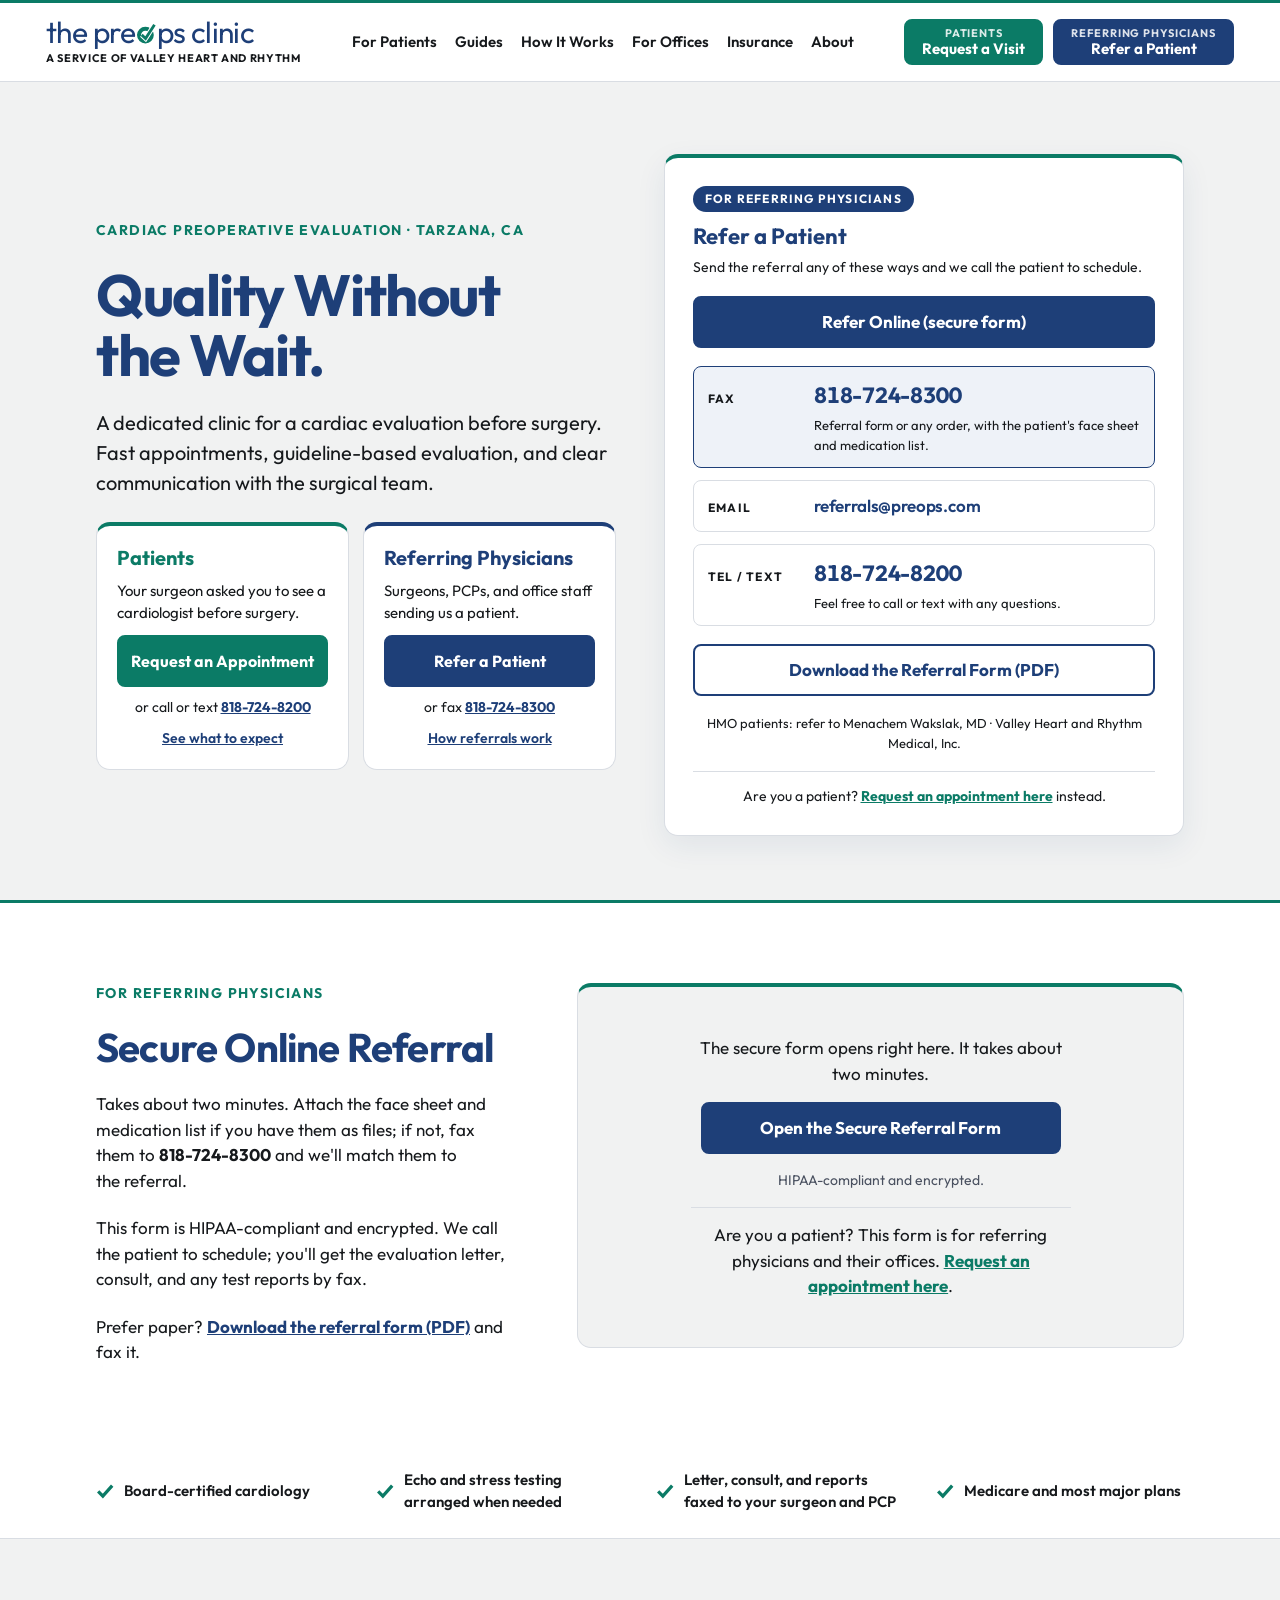
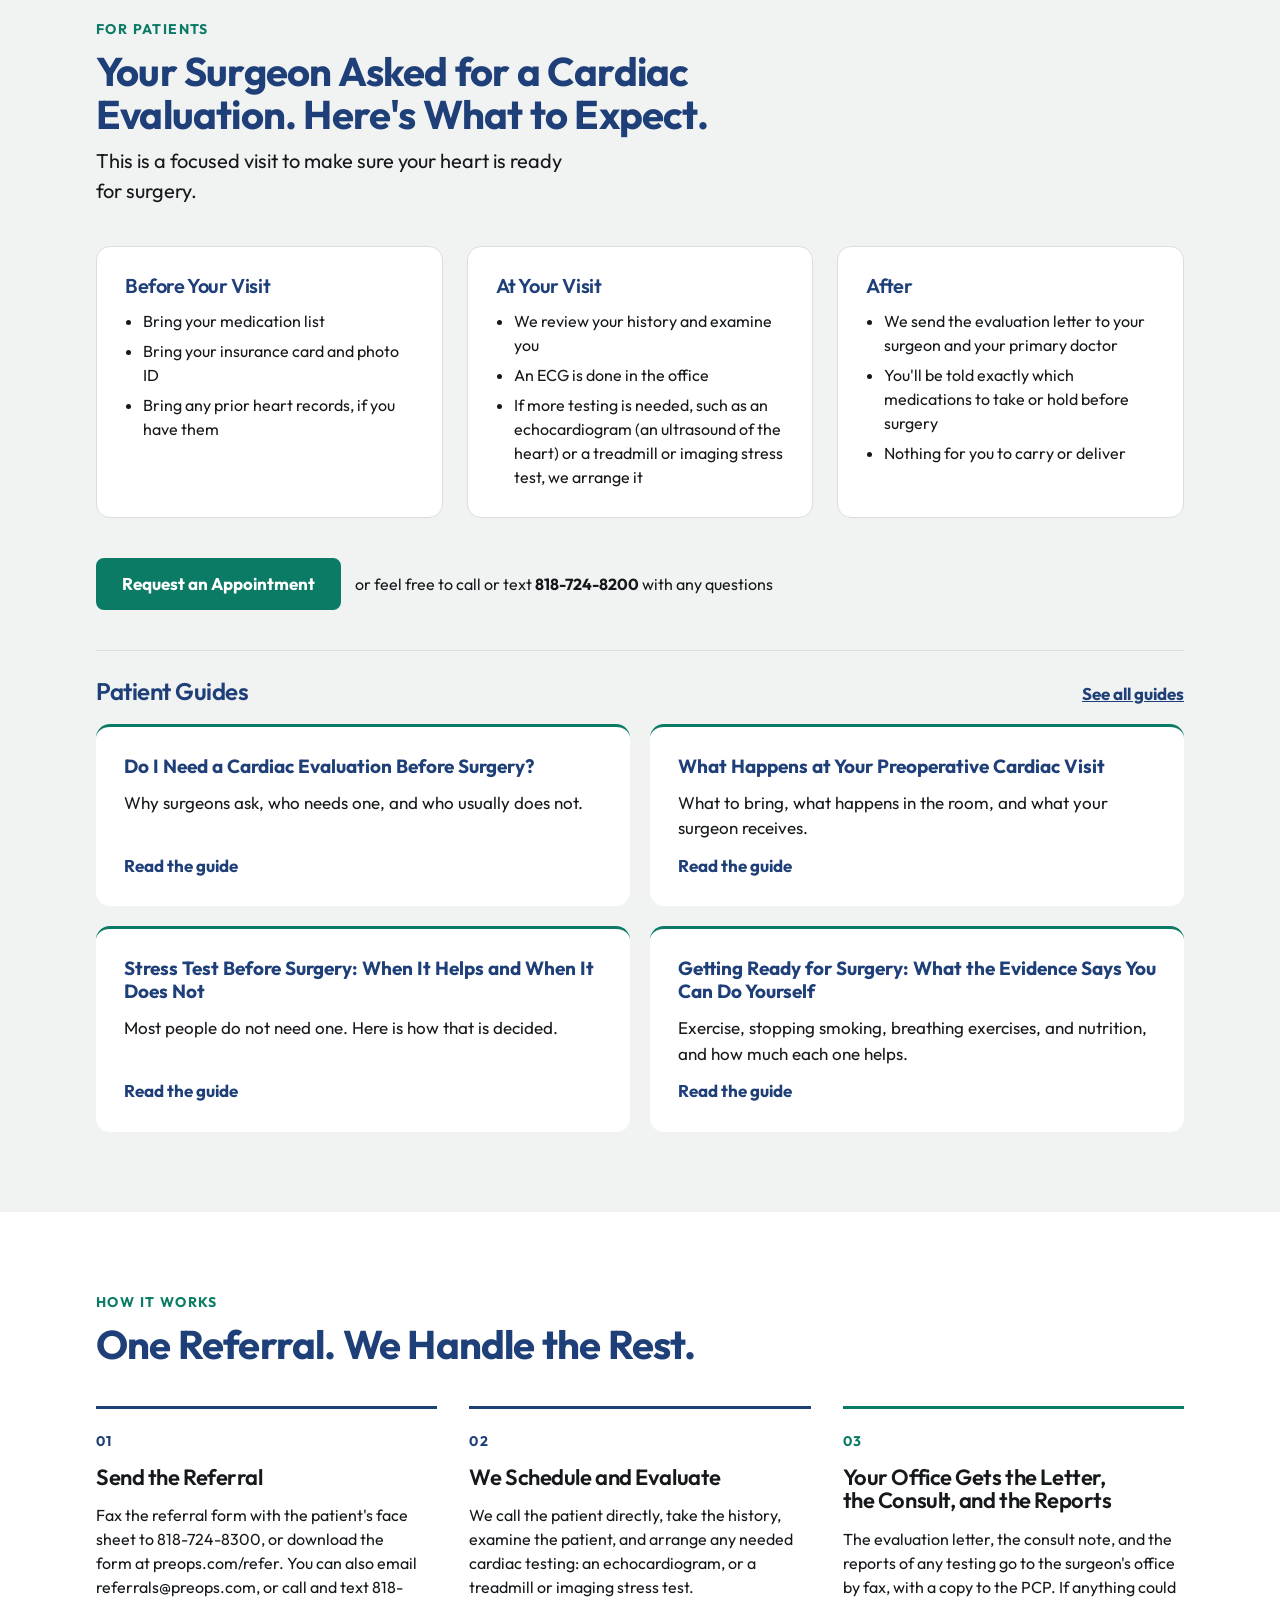
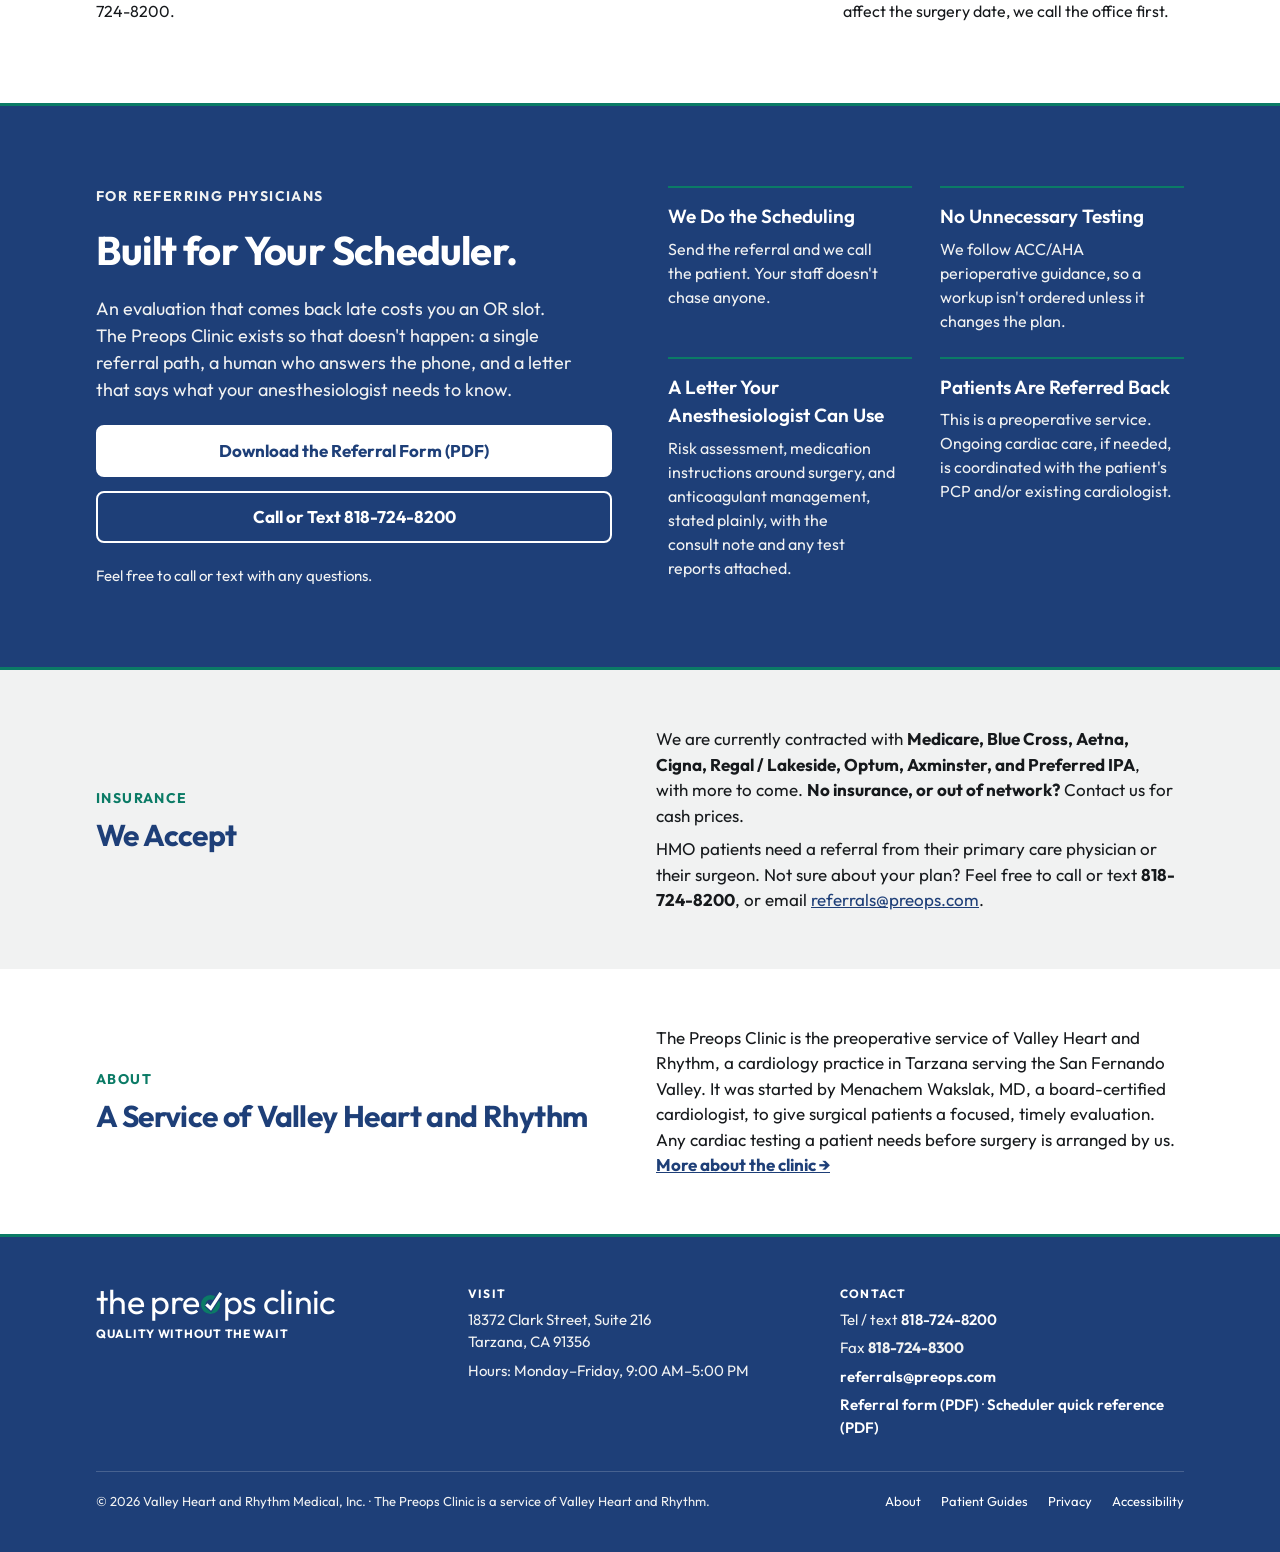
<file: index.html>
<!doctype html>
<html lang="en">
<head>
<meta charset="utf-8">
<meta name="viewport" content="width=device-width, initial-scale=1, viewport-fit=cover">
<title>The Preops Clinic | Cardiac Preoperative Evaluation in Tarzana, CA</title>
<meta name="description" content="Cardiac preoperative evaluation in Tarzana, CA for surgical patients across the San Fernando Valley. Send one referral: we schedule the patient, complete the cardiology evaluation, and send the evaluation letter back to your surgeon. A service of Valley Heart and Rhythm.">
<meta name="claude:viewport-fit-sides" content="cover">
<link rel="canonical" href="https://www.preops.com/">
<meta name="robots" content="index, follow, max-snippet:-1, max-image-preview:large">
<meta property="og:type" content="website">
<meta property="og:site_name" content="The Preops Clinic">
<meta property="og:title" content="The Preops Clinic — Cardiac Preoperative Evaluation, Tarzana CA">
<meta property="og:description" content="Fast cardiac evaluation before surgery. Surgeons' offices fax one page; we call the patient, do the evaluation, and send the letter back. Quality Without the Wait.">
<meta property="og:url" content="https://www.preops.com/">
<meta property="og:locale" content="en_US">
<meta name="twitter:card" content="summary">
<meta name="geo.region" content="US-CA">
<meta name="geo.placename" content="Tarzana, Los Angeles">
<script type="application/ld+json">
{
  "@context": "https://schema.org",
  "@graph": [
    {
      "@type": ["MedicalClinic", "MedicalBusiness"],
      "@id": "https://www.preops.com/#clinic",
      "name": "The Preops Clinic",
      "alternateName": ["Preops", "The Preops Clinic at Valley Heart and Rhythm"],
      "slogan": "Quality Without the Wait",
      "description": "A dedicated cardiac preoperative evaluation clinic in Tarzana, California. Surgeons' offices, urgent cares, and primary care physicians refer patients who need a cardiology evaluation before surgery; the clinic schedules the patient, performs the evaluation and any needed cardiac testing (ECG, echocardiogram, treadmill or imaging stress test), and sends the evaluation letter, consult note, and test reports to the surgeon with a copy to the primary care physician.",
      "url": "https://www.preops.com/",
      "telephone": "+1-818-724-8200",
      "faxNumber": "+1-818-724-8300",
      "email": "referrals@preops.com",
      "openingHoursSpecification": {
        "@type": "OpeningHoursSpecification",
        "dayOfWeek": ["Monday", "Tuesday", "Wednesday", "Thursday", "Friday"],
        "opens": "09:00",
        "closes": "17:00"
      },
      "image": "https://www.preops.com/favicon.svg",
      "address": {
        "@type": "PostalAddress",
        "streetAddress": "18372 Clark Street, Suite 216",
        "addressLocality": "Tarzana",
        "addressRegion": "CA",
        "postalCode": "91356",
        "addressCountry": "US"
      },
      "areaServed": [
        {"@type": "Place", "name": "Tarzana, CA"},
        {"@type": "Place", "name": "San Fernando Valley"},
        {"@type": "Place", "name": "Los Angeles, CA"}
      ],
      "medicalSpecialty": "Cardiovascular",
      "isAcceptingNewPatients": true,
      "parentOrganization": {
        "@type": "MedicalOrganization",
        "name": "Valley Heart and Rhythm Medical, Inc.",
        "address": {
          "@type": "PostalAddress",
          "streetAddress": "18372 Clark Street, Suite 216",
          "addressLocality": "Tarzana",
          "addressRegion": "CA",
          "postalCode": "91356",
          "addressCountry": "US"
        }
      },
      "founder": {"@id": "https://www.preops.com/#physician"},
      "availableService": [
        {"@type": "MedicalProcedure", "name": "Cardiac preoperative evaluation", "alternateName": ["Cardiac clearance for surgery", "Preoperative cardiology consultation", "Surgical clearance"], "procedureType": "Noninvasive"},
        {"@type": "MedicalTest", "name": "Electrocardiogram (ECG)"},
        {"@type": "MedicalTest", "name": "Echocardiogram"},
        {"@type": "MedicalTest", "name": "Treadmill stress test"},
        {"@type": "MedicalTest", "name": "Imaging stress test"},
        {"@type": "MedicalProcedure", "name": "Perioperative anticoagulation and antiplatelet planning"},
        {"@type": "MedicalProcedure", "name": "Perioperative pacemaker and ICD management plan"}
      ],
      "knowsAbout": ["Preoperative cardiac risk assessment", "ACC/AHA perioperative guideline", "Perioperative medication management", "Cardiac clearance before surgery"],
      "sameAs": []
    },
    {
      "@type": "Physician",
      "image": "https://www.preops.com/dr-wakslak.jpg",
      "@id": "https://www.preops.com/#physician",
      "name": "Menachem Wakslak, MD",
      "honorificSuffix": "MD",
      "jobTitle": "Board-Certified Cardiologist",
      "medicalSpecialty": ["Cardiovascular", "Cardiac Electrophysiology"],
      "worksFor": {"@id": "https://www.preops.com/#clinic"},
      "affiliation": [
        {"@type": "Hospital", "name": "Providence Cedars-Sinai Tarzana Medical Center"},
        {"@type": "Hospital", "name": "Northridge Hospital Medical Center"}
      ],
      "alumniOf": [
        {"@type": "CollegeOrUniversity", "name": "Icahn School of Medicine at Mount Sinai"},
        {"@type": "Hospital", "name": "Maimonides Medical Center"},
        {"@type": "CollegeOrUniversity", "name": "University of Rochester Medical Center"}
      ],
      "url": "https://www.preops.com/about.html"
    },
    {
      "@type": "WebSite",
      "@id": "https://www.preops.com/#website",
      "url": "https://www.preops.com/",
      "name": "The Preops Clinic",
      "publisher": {"@id": "https://www.preops.com/#clinic"},
      "inLanguage": "en-US"
    },
    {
      "@type": "FAQPage",
      "@id": "https://www.preops.com/#faq",
      "mainEntity": [
        {
          "@type": "Question",
          "name": "How does a surgeon's office refer a patient for a cardiac evaluation?",
          "acceptedAnswer": {"@type": "Answer", "text": "Fax the one-page referral form with the patient's face sheet and medication list to 818-724-8300, use the secure online form at preops.com, or email referrals@preops.com. The clinic calls the patient directly to schedule; nothing else is needed from the surgeon's office."}
        },
        {
          "@type": "Question",
          "name": "What does the surgeon's office receive after the evaluation?",
          "acceptedAnswer": {"@type": "Answer", "text": "The evaluation letter, the consult note, and the reports of any testing are faxed to the surgeon's office, with a copy to the primary care physician. If anything could affect the surgery date, the clinic calls the office first."}
        },
        {
          "@type": "Question",
          "name": "What should a patient bring to a preoperative cardiac evaluation?",
          "acceptedAnswer": {"@type": "Answer", "text": "A medication list, an insurance card and photo ID, and any prior heart records. The clinic reviews the history and examines the patient, an ECG is done in the office, and if an echocardiogram or a treadmill or imaging stress test is needed, the clinic arranges it."}
        },
        {
          "@type": "Question",
          "name": "Which insurance plans does The Preops Clinic accept?",
          "acceptedAnswer": {"@type": "Answer", "text": "Medicare, Blue Cross, Aetna, Cigna, Regal / Lakeside, Optum, Axminster, and Preferred IPA, with more being added. HMO patients need a referral from their primary care physician or their surgeon. Patients without insurance can contact the clinic for cash prices."}
        },
        {
          "@type": "Question",
          "name": "Does the clinic order unnecessary cardiac testing before surgery?",
          "acceptedAnswer": {"@type": "Answer", "text": "No. The clinic follows ACC/AHA perioperative guidance; testing is ordered when it would change the plan, so a low-risk patient does not lose a surgery date to a workup that was not needed."}
        }
      ]
    }
  ]
}
</script>
<link rel="icon" href="favicon.svg" type="image/svg+xml">
<link rel="preconnect" href="https://fonts.googleapis.com">
<link rel="preconnect" href="https://fonts.gstatic.com" crossorigin>
<link rel="stylesheet" href="https://fonts.googleapis.com/css2?family=Outfit:wght@400;500;600;700&display=swap">
<link rel="stylesheet" href="styles.css">
</head>
<body>

<header class="site-header">
  <nav class="wrap nav" aria-label="Main">
    <a class="brand" href="/" aria-label="The Preops Clinic home">
      <span class="logo" role="img" aria-label="the preops clinic"><span>the pre</span><span class="logo-o">o</span><svg viewBox="0 -16 108 116" aria-hidden="true"><defs><mask id="mk-nav" maskUnits="userSpaceOnUse" x="-20" y="-40" width="160" height="180"><rect x="-20" y="-40" width="160" height="180" fill="#fff"></rect><polyline points="28,49 51,70 104,-12" fill="none" stroke="#000" stroke-width="29" stroke-linejoin="miter" stroke-miterlimit="10"></polyline></mask></defs><circle class="ring" cx="50" cy="50" r="38" fill="none" stroke-width="24" mask="url(#mk-nav)"></circle><polyline class="check" points="28,49 51,70 104,-12" fill="none" stroke-width="17" stroke-linejoin="miter" stroke-miterlimit="10"></polyline></svg><span>ps clinic</span></span>
      <span class="logo-sub">A Service of Valley Heart and Rhythm</span>
    </a>
    <div class="nav-links">
      <a href="#patients">For Patients</a>
      <a href="/guides/">Guides</a>
      <a href="#how">How It Works</a>
      <a href="#offices">For Offices</a>
      <a href="#insurance">Insurance</a>
      <a href="about.html">About</a>
    </div>
    <div class="nav-cta">
      <a class="btn btn--green btn--small" href="https://hipaa.jotform.com/263140964269160" target="_blank" rel="noopener"><span class="btn-who">Patients</span>Request a Visit</a>
      <a class="btn btn--navy btn--small" href="#refer"><span class="btn-who">Referring Physicians</span>Refer a Patient</a>
    </div>
    <details class="nav-menu">
      <summary>Menu</summary>
      <ul>
        <li><a href="#patients">For Patients</a></li>
        <li><a href="/guides/">Guides</a></li>
        <li><a href="#how">How It Works</a></li>
        <li><a href="#offices">For Offices</a></li>
        <li><a href="#insurance">Insurance</a></li>
        <li><a href="about.html">About</a></li>
      </ul>
    </details>
  </nav>
</header>

<main>

  <!-- Hero -->
  <section class="band--off hero" id="top">
    <div class="wrap hero-grid">
      <div class="hero-copy">
        <div class="eyebrow">Cardiac Preoperative Evaluation · Tarzana, CA</div>
        <h1>Quality Without the Wait.</h1>
        <p class="lede">A dedicated clinic for a cardiac evaluation before surgery. Fast appointments, guideline-based evaluation, and clear communication with the surgical team.</p>
        <div class="paths" aria-label="Choose where to start">
          <div class="path path--patient">
            <div class="path-who">Patients</div>
            <p>Your surgeon asked you to see a cardiologist before surgery.</p>
            <a class="btn btn--green" href="https://hipaa.jotform.com/263140964269160" target="_blank" rel="noopener">Request an Appointment</a>
            <p class="path-call">or call or text <a href="tel:+18187248200">818-724-8200</a></p>
            <a class="path-more" href="#patients">See what to expect</a>
          </div>
          <div class="path path--office">
            <div class="path-who">Referring Physicians</div>
            <p>Surgeons, PCPs, and office staff sending us a patient.</p>
            <a class="btn btn--navy" href="#refer">Refer a Patient</a>
            <p class="path-call">or fax <a href="#refer">818-724-8300</a></p>
            <a class="path-more" href="#offices">How referrals work</a>
          </div>
        </div>
      </div>

      <div class="refer" id="refer">
        <div class="refer-head">
          <div class="audience">For referring physicians</div>
          <div class="title">Refer a Patient</div>
          <div class="sub">Send the referral any of these ways and we call the patient to schedule.</div>
        </div>
        <a class="btn btn--navy refer-online" href="#refer-form" hidden>Refer Online (secure form)</a>
        <div class="ways">
          <div class="way way--primary">
            <div class="label">Fax</div>
            <div class="value">818-724-8300</div>
            <div class="note">Referral form or any order, with the patient's face sheet and medication list.</div>
          </div>
          <div class="way">
            <div class="label">Email</div>
            <div class="value value--text">referrals@preops.com</div>
          </div>
          <div class="way">
            <div class="label">Tel / text</div>
            <div class="value">818-724-8200</div>
            <div class="note">Feel free to call or text with any questions.</div>
          </div>
        </div>
        <a class="btn btn--outline" href="referral-form.pdf">Download the Referral Form (PDF)</a>
        <div class="refer-foot">HMO patients: refer to Menachem Wakslak, MD · Valley Heart and Rhythm Medical, Inc.</div>
        <div class="patient-exit">Are you a patient? <a href="https://hipaa.jotform.com/263140964269160" target="_blank" rel="noopener">Request an appointment here</a> instead.</div>
      </div>
    </div>
  </section>

  <!-- Online referral form (JotForm HIPAA).
       Set data-jotform-id to the form's ID (the number at the end of its hipaa.jotform.com link).
       Leave it empty and this whole section stays hidden; fax, email, and phone still work. -->
  <section class="band band--rule-top form-band" id="refer-form" data-jotform-id="262983131694061" hidden>
    <div class="wrap form-grid">
      <div class="col-copy">
        <div class="eyebrow">For Referring Physicians</div>
        <h2>Secure Online Referral</h2>
        <p>Takes about two minutes. Attach the face sheet and medication list if you have them as files; if not, fax them to <strong>818-724-8300</strong> and we'll match them to the referral.</p>
        <p class="small">This form is HIPAA-compliant and encrypted. We call the patient to schedule; you'll get the evaluation letter, consult, and any test reports by fax.</p>
        <p class="small">Prefer paper? <a href="referral-form.pdf"><strong>Download the referral form (PDF)</strong></a> and fax it.</p>
      </div>
      <div class="form-slot">
        <div class="form-launcher">
          <p>The secure form opens right here. It takes about two minutes.</p>
          <button type="button" class="btn btn--navy form-open" aria-expanded="false" aria-controls="form-mount">Open the Secure Referral Form</button>
          <p class="small">HIPAA-compliant and encrypted.</p>
          <p class="patient-exit">Are you a patient? This form is for referring physicians and their offices. <a href="https://hipaa.jotform.com/263140964269160" target="_blank" rel="noopener">Request an appointment here</a>.</p>
        </div>
        <div class="form-mount" id="form-mount" hidden>
          <button type="button" class="form-close">Hide form</button>
        </div>
      </div>
    </div>
  </section>

  <!-- Trust strip -->
  <section class="strip" aria-label="At a glance">
    <div class="wrap strip-grid">
      <div class="tick"><svg viewBox="0 0 100 100" aria-hidden="true"><polyline points="12,52 38,78 90,20" fill="none" stroke="#0b7b66" stroke-width="18"></polyline></svg>Board-certified cardiology</div>
      <div class="tick"><svg viewBox="0 0 100 100" aria-hidden="true"><polyline points="12,52 38,78 90,20" fill="none" stroke="#0b7b66" stroke-width="18"></polyline></svg>Echo and stress testing arranged when needed</div>
      <div class="tick"><svg viewBox="0 0 100 100" aria-hidden="true"><polyline points="12,52 38,78 90,20" fill="none" stroke="#0b7b66" stroke-width="18"></polyline></svg>Letter, consult, and reports faxed to your surgeon and PCP</div>
      <div class="tick"><svg viewBox="0 0 100 100" aria-hidden="true"><polyline points="12,52 38,78 90,20" fill="none" stroke="#0b7b66" stroke-width="18"></polyline></svg>Medicare and most major plans</div>
    </div>
  </section>

  <!-- For patients -->
  <section class="band band--off" id="patients">
    <div class="wrap stack">
      <div class="section-head">
        <div class="eyebrow">For Patients</div>
        <h2>Your Surgeon Asked for a Cardiac Evaluation. Here's What to Expect.</h2>
        <p class="lede">This is a focused visit to make sure your heart is ready for surgery.</p>
      </div>
      <div class="cards">
        <div class="card">
          <h3>Before Your Visit</h3>
          <ul>
            <li>Bring your medication list</li>
            <li>Bring your insurance card and photo ID</li>
            <li>Bring any prior heart records, if you have them</li>
          </ul>
        </div>
        <div class="card">
          <h3>At Your Visit</h3>
          <ul>
            <li>We review your history and examine you</li>
            <li>An ECG is done in the office</li>
            <li>If more testing is needed, such as an echocardiogram (an ultrasound of the heart) or a treadmill or imaging stress test, we arrange it</li>
          </ul>
        </div>
        <div class="card">
          <h3>After</h3>
          <ul>
            <li>We send the evaluation letter to your surgeon and your primary doctor</li>
            <li>You'll be told exactly which medications to take or hold before surgery</li>
            <li>Nothing for you to carry or deliver</li>
          </ul>
        </div>
      </div>
      <div class="inline-cta">
        <a class="btn btn--green" href="https://hipaa.jotform.com/263140964269160" target="_blank" rel="noopener">Request an Appointment</a>
        <div>or feel free to call or text <strong>818-724-8200</strong> with any questions</div>
      </div>
          <div class="guides-teaser">
        <div class="guides-teaser-head">
          <h3>Patient Guides</h3>
          <a href="/guides/">See all guides</a>
        </div>
        <div class="guide-list">
          <a class="guide-card guide-card--paper" href="/guides/cardiac-evaluation-before-surgery.html"><h4>Do I Need a Cardiac Evaluation Before Surgery?</h4><p>Why surgeons ask, who needs one, and who usually does not.</p><span>Read the guide</span></a>
          <a class="guide-card guide-card--paper" href="/guides/what-to-expect-preop-cardiac-visit.html"><h4>What Happens at Your Preoperative Cardiac Visit</h4><p>What to bring, what happens in the room, and what your surgeon receives.</p><span>Read the guide</span></a>
          <a class="guide-card guide-card--paper" href="/guides/stress-test-before-surgery.html"><h4>Stress Test Before Surgery: When It Helps and When It Does Not</h4><p>Most people do not need one. Here is how that is decided.</p><span>Read the guide</span></a>
          <a class="guide-card guide-card--paper" href="/guides/getting-ready-for-surgery.html"><h4>Getting Ready for Surgery: What the Evidence Says You Can Do Yourself</h4><p>Exercise, stopping smoking, breathing exercises, and nutrition, and how much each one helps.</p><span>Read the guide</span></a>
        </div>
      </div>
    </div>
  </section>

  <!-- How it works -->
  <section class="band" id="how">
    <div class="wrap stack">
      <div class="section-head">
        <div class="eyebrow">How It Works</div>
        <h2>One Referral. We Handle the Rest.</h2>
      </div>
      <div class="steps">
        <div class="step">
          <div class="num">01</div>
          <h3>Send the Referral</h3>
          <p>Fax the referral form with the patient's face sheet to 818-724-8300, or download the form at preops.com/refer. You can also email referrals@preops.com, or call and text 818-724-8200.</p>
        </div>
        <div class="step">
          <div class="num">02</div>
          <h3>We Schedule and Evaluate</h3>
          <p>We call the patient directly, take the history, examine the patient, and arrange any needed cardiac testing: an echocardiogram, or a treadmill or imaging stress test.</p>
        </div>
        <div class="step step--done">
          <div class="num">03</div>
          <h3>Your Office Gets the Letter, the Consult, and the Reports</h3>
          <p>The evaluation letter, the consult note, and the reports of any testing go to the surgeon's office by fax, with a copy to the PCP. If anything could affect the surgery date, we call the office first.</p>
        </div>
      </div>
    </div>
  </section>

  <!-- For surgeons' offices -->
  <section class="band band-navy" id="offices">
    <div class="wrap two-col">
      <div class="col-copy">
        <div class="eyebrow">For Referring Physicians</div>
        <h2>Built for Your Scheduler.</h2>
        <p>An evaluation that comes back late costs you an OR slot. The Preops Clinic exists so that doesn't happen: a single referral path, a human who answers the phone, and a letter that says what your anesthesiologist needs to know.</p>
        <div class="cta-row">
          <a class="btn btn--white" href="referral-form.pdf">Download the Referral Form (PDF)</a>
          <a class="btn btn--ghost" href="tel:+18187248200">Call or Text 818-724-8200</a>
        </div>
        <p class="small">Feel free to call or text with any questions.</p>
      </div>
      <ul class="points">
        <li><div class="t">We Do the Scheduling</div><p>Send the referral and we call the patient. Your staff doesn't chase anyone.</p></li>
        <li><div class="t">No Unnecessary Testing</div><p>We follow ACC/AHA perioperative guidance, so a workup isn't ordered unless it changes the plan.</p></li>
        <li><div class="t">A Letter Your Anesthesiologist Can Use</div><p>Risk assessment, medication instructions around surgery, and anticoagulant management, stated plainly, with the consult note and any test reports attached.</p></li>
        <li><div class="t">Patients Are Referred Back</div><p>This is a preoperative service. Ongoing cardiac care, if needed, is coordinated with the patient's PCP and/or existing cardiologist.</p></li>
      </ul>
    </div>
  </section>

  <!-- Insurance -->
  <section class="band--tight band--off band--rule-top" id="insurance">
    <div class="wrap split">
      <div class="section-head">
        <div class="eyebrow">Insurance</div>
        <h2>We Accept</h2>
      </div>
      <div class="body">
        <p>We are currently contracted with <strong>Medicare, Blue Cross, Aetna, Cigna, Regal / Lakeside, Optum, Axminster, and Preferred IPA</strong>, with more to come. <strong>No insurance, or out of network?</strong> Contact us for cash prices.</p>
        <p>HMO patients need a referral from their primary care physician or their surgeon. Not sure about your plan? Feel free to call or text <strong>818-724-8200</strong>, or email <a href="mailto:referrals@preops.com">referrals@preops.com</a>.</p>
      </div>
    </div>
  </section>

  <!-- About teaser -->
  <section class="band band--tight" id="about">
    <div class="wrap split">
      <div class="section-head">
        <div class="eyebrow">About</div>
        <h2>A Service of Valley Heart and Rhythm</h2>
      </div>
      <div class="body">
        <p>The Preops Clinic is the preoperative service of Valley Heart and Rhythm, a cardiology practice in Tarzana serving the San Fernando Valley. It was started by Menachem Wakslak, MD, a board-certified cardiologist, to give surgical patients a focused, timely evaluation. Any cardiac testing a patient needs before surgery is arranged by us. <a href="about.html"><strong>More about the clinic →</strong></a></p>
      </div>
    </div>
  </section>

</main>

<footer class="site-footer">
  <div class="wrap">
    <div class="foot-grid">
      <div>
        <span class="logo logo--light" role="img" aria-label="the preops clinic" style="font-size: 34px"><span>the pre</span><span class="logo-o">o</span><svg viewBox="0 -16 108 116" aria-hidden="true"><defs><mask id="mk-foot" maskUnits="userSpaceOnUse" x="-20" y="-40" width="160" height="180"><rect x="-20" y="-40" width="160" height="180" fill="#fff"></rect><polyline points="28,49 51,70 104,-12" fill="none" stroke="#000" stroke-width="29" stroke-linejoin="miter" stroke-miterlimit="10"></polyline></mask></defs><circle class="ring" cx="50" cy="50" r="38" fill="none" stroke-width="24" mask="url(#mk-foot)"></circle><polyline class="check" points="28,49 51,70 104,-12" fill="none" stroke-width="17" stroke-linejoin="miter" stroke-miterlimit="10"></polyline></svg><span>ps clinic</span></span>
        <div class="foot-tag">Quality Without the Wait</div>
      </div>
      <div>
        <div class="foot-label">Visit</div>
        <div>18372 Clark Street, Suite 216<br>Tarzana, CA 91356</div>
        <div>Hours: Monday–Friday, 9:00 AM–5:00 PM</div>
      </div>
      <div>
        <div class="foot-label">Contact</div>
        <div>Tel / text <a href="tel:+18187248200">818-724-8200</a></div>
        <div>Fax <strong>818-724-8300</strong></div>
        <div><a href="mailto:referrals@preops.com">referrals@preops.com</a></div>
        <div><a href="referral-form.pdf">Referral form (PDF)</a> · <a href="quick-reference.pdf">Scheduler quick reference (PDF)</a></div>
      </div>
    </div>
    <div class="foot-legal">
      <div>© 2026 Valley Heart and Rhythm Medical, Inc. · The Preops Clinic is a service of Valley Heart and Rhythm.</div>
      <div class="links"><a href="about.html">About</a><a href="/guides/">Patient Guides</a><a href="privacy.html">Privacy</a><a href="accessibility.html">Accessibility</a></div>
    </div>
  </div>
</footer>

<script>
  // Online referral form: shows the section when a form ID is configured.
  // The form itself stays collapsed until someone opens it; the JotForm iframe is created on first open.
  (function () {
    var section = document.getElementById('refer-form');
    if (!section) return;
    var id = (section.getAttribute('data-jotform-id') || '').trim();
    if (!/^\d{6,}$/.test(id)) return;
    var base = 'https://hipaa.jotform.com/';
    var slot = section.querySelector('.form-slot');
    var launcher = slot.querySelector('.form-launcher');
    var mount = slot.querySelector('.form-mount');
    var openBtn = slot.querySelector('.form-open');
    var closeBtn = slot.querySelector('.form-close');
    var heroBtn = document.querySelector('.refer-online');
    var loaded = false;

    section.hidden = false;
    if (heroBtn) heroBtn.hidden = false;

    function load() {
      if (loaded) return;
      loaded = true;
      var f = document.createElement('iframe');
      f.id = 'JotFormIFrame-' + id;
      f.title = 'Secure online referral form';
      f.src = base + id;
      f.setAttribute('allow', 'geolocation; microphone; camera; fullscreen');
      f.setAttribute('allowtransparency', 'true');
      f.setAttribute('scrolling', 'no');
      f.setAttribute('frameborder', '0');
      f.style.cssText = 'min-width:100%;max-width:100%;height:900px;border:none;';
      mount.appendChild(f);
      // JotForm's embed handler resizes the iframe to the form's height.
      var s = document.createElement('script');
      s.src = 'https://cdn.jotfor.ms/s/umd/latest/for-form-embed-handler.js';
      s.onload = function () {
        if (window.jotformEmbedHandler) window.jotformEmbedHandler("iframe[id='JotFormIFrame-" + id + "']", base);
      };
      document.body.appendChild(s);
    }
    function open(scroll) {
      load();
      launcher.hidden = true;
      mount.hidden = false;
      openBtn.setAttribute('aria-expanded', 'true');
      if (scroll) section.scrollIntoView({ behavior: 'smooth', block: 'start' });
    }
    function close() {
      mount.hidden = true;
      launcher.hidden = false;
      openBtn.setAttribute('aria-expanded', 'false');
      openBtn.focus();
    }

    openBtn.addEventListener('click', function () { open(false); });
    closeBtn.addEventListener('click', close);
    if (heroBtn) {
      heroBtn.addEventListener('click', function (e) {
        e.preventDefault();
        open(true);
        if (history.replaceState) history.replaceState(null, '', '#refer-form');
      });
    }
    // Direct links to #refer-form (for example from the About page) open the form.
    if (location.hash === '#refer-form') open(false);
    window.addEventListener('hashchange', function () { if (location.hash === '#refer-form') open(false); });
  })();
</script>
</body>
</html>
</file>
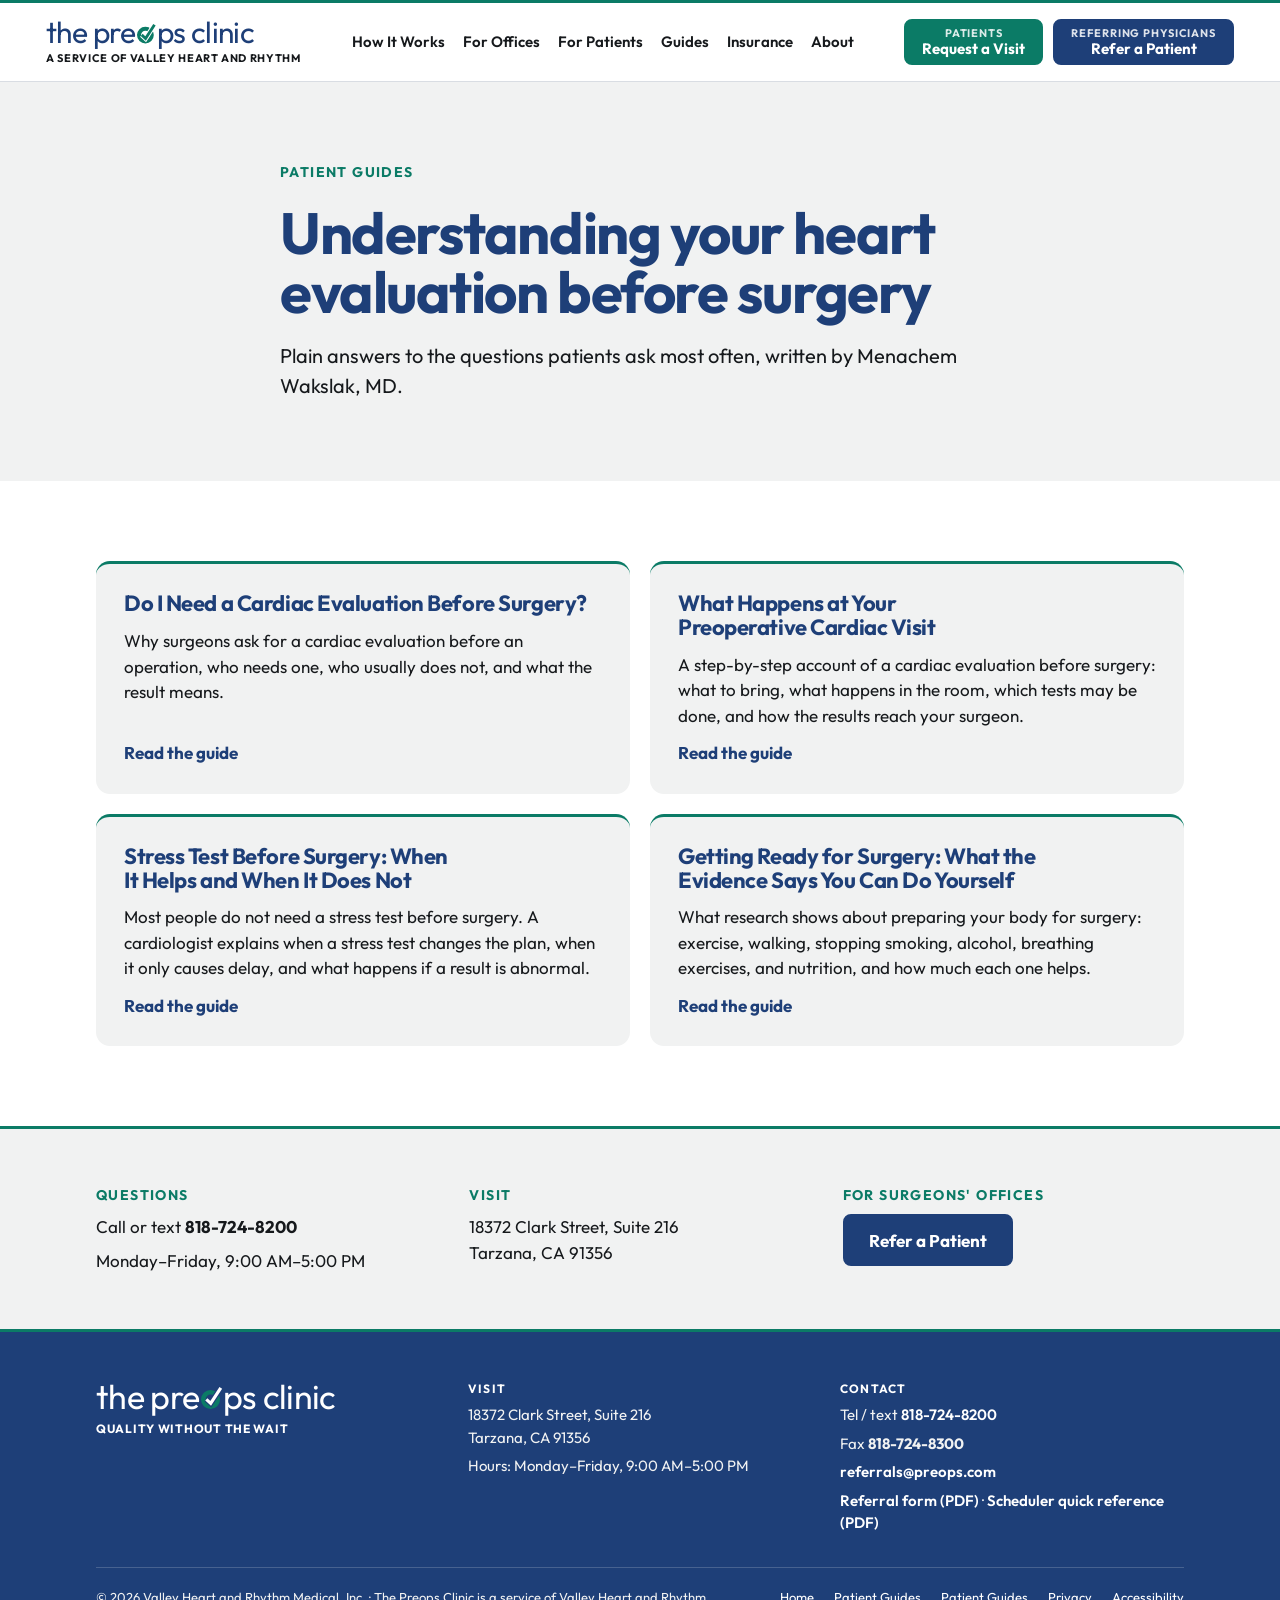
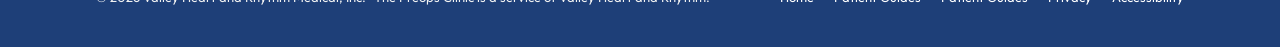
<file: guides/index.html>
<!doctype html>
<html lang="en">
<head>
<meta charset="utf-8">
<meta name="viewport" content="width=device-width, initial-scale=1, viewport-fit=cover">
<title>Patient Guides: Heart Evaluation Before Surgery | The Preops Clinic</title>
<meta name="description" content="Plain-language guides to cardiac evaluation before surgery, written by board-certified cardiologist Menachem Wakslak, MD, of The Preops Clinic in Tarzana, CA.">
<link rel="canonical" href="https://www.preops.com/guides/">
<meta name="robots" content="index, follow, max-snippet:-1">
<meta property="og:type" content="article">
<meta property="og:site_name" content="The Preops Clinic">
<meta property="og:title" content="Patient Guides">
<meta property="og:description" content="Plain-language guides to cardiac evaluation before surgery, written by board-certified cardiologist Menachem Wakslak, MD, of The Preops Clinic in Tarzana, CA.">
<meta property="og:url" content="https://www.preops.com/guides/">
<script type="application/ld+json">
{
  "@context": "https://schema.org",
  "@type": "CollectionPage",
  "@id": "https://www.preops.com/guides/",
  "url": "https://www.preops.com/guides/",
  "name": "Patient Guides",
  "isPartOf": {
    "@id": "https://www.preops.com/#website"
  }
}
</script>
<link rel="icon" href="/favicon.svg" type="image/svg+xml">
<link rel="preconnect" href="https://fonts.googleapis.com">
<link rel="preconnect" href="https://fonts.gstatic.com" crossorigin>
<link rel="stylesheet" href="https://fonts.googleapis.com/css2?family=Outfit:wght@400;500;600;700&display=swap">
<link rel="stylesheet" href="/styles.css">
</head>
<body>

<header class="site-header">
  <nav class="wrap nav" aria-label="Main">
    <a class="brand" href="/" aria-label="The Preops Clinic home">
      <span class="logo" role="img" aria-label="the preops clinic"><span>the pre</span><span class="logo-o">o</span><svg viewBox="0 -16 108 116" aria-hidden="true"><defs><mask id="mk-nav" maskUnits="userSpaceOnUse" x="-20" y="-40" width="160" height="180"><rect x="-20" y="-40" width="160" height="180" fill="#fff"></rect><polyline points="28,49 51,70 104,-12" fill="none" stroke="#000" stroke-width="29" stroke-linejoin="miter" stroke-miterlimit="10"></polyline></mask></defs><circle class="ring" cx="50" cy="50" r="38" fill="none" stroke-width="24" mask="url(#mk-nav)"></circle><polyline class="check" points="28,49 51,70 104,-12" fill="none" stroke-width="17" stroke-linejoin="miter" stroke-miterlimit="10"></polyline></svg><span>ps clinic</span></span>
      <span class="logo-sub">A Service of Valley Heart and Rhythm</span>
    </a>
    <div class="nav-links">
      <a href="/#how">How It Works</a>
      <a href="/#offices">For Offices</a>
      <a href="/#patients">For Patients</a>
      <a href="/guides/">Guides</a>
      <a href="/#insurance">Insurance</a>
      <a href="/about.html">About</a>
    </div>
    <div class="nav-cta">
      <a class="btn btn--green btn--small" href="https://hipaa.jotform.com/263140964269160" target="_blank" rel="noopener"><span class="btn-who">Patients</span>Request a Visit</a>
      <a class="btn btn--navy btn--small" href="/#refer"><span class="btn-who">Referring Physicians</span>Refer a Patient</a>
    </div>
    <details class="nav-menu">
      <summary>Menu</summary>
      <ul>
        <li><a href="/#how">How It Works</a></li>
        <li><a href="/#offices">For Offices</a></li>
        <li><a href="/#patients">For Patients</a></li>
        <li><a href="/guides/">Guides</a></li>
        <li><a href="/#insurance">Insurance</a></li>
        <li><a href="/about.html">About</a></li>
      </ul>
    </details>
  </nav>
</header>

<main>
  <section class="band band--off">
    <div class="wrap"><div class="article-head">
      <div class="eyebrow">Patient Guides</div>
      <h1>Understanding your heart evaluation before surgery</h1>
      <p class="lede">Plain answers to the questions patients ask most often, written by Menachem Wakslak, MD.</p>
    </div></div>
  </section>
  <section class="band">
    <div class="wrap guide-list"><a class="guide-card" href="/guides/cardiac-evaluation-before-surgery.html"><h2>Do I Need a Cardiac Evaluation Before Surgery?</h2><p>Why surgeons ask for a cardiac evaluation before an operation, who needs one, who usually does not, and what the result means.</p><span>Read the guide</span></a><a class="guide-card" href="/guides/what-to-expect-preop-cardiac-visit.html"><h2>What Happens at Your Preoperative Cardiac Visit</h2><p>A step-by-step account of a cardiac evaluation before surgery: what to bring, what happens in the room, which tests may be done, and how the results reach your surgeon.</p><span>Read the guide</span></a><a class="guide-card" href="/guides/stress-test-before-surgery.html"><h2>Stress Test Before Surgery: When It Helps and When It Does Not</h2><p>Most people do not need a stress test before surgery. A cardiologist explains when a stress test changes the plan, when it only causes delay, and what happens if a result is abnormal.</p><span>Read the guide</span></a><a class="guide-card" href="/guides/getting-ready-for-surgery.html"><h2>Getting Ready for Surgery: What the Evidence Says You Can Do Yourself</h2><p>What research shows about preparing your body for surgery: exercise, walking, stopping smoking, alcohol, breathing exercises, and nutrition, and how much each one helps.</p><span>Read the guide</span></a></div>
  </section>

  <section class="band--tight band--off band--rule-top">
    <div class="wrap contact-grid">
      <div>
        <div class="eyebrow">Questions</div>
        <div>Call or text <strong>818-724-8200</strong></div>
        <div>Monday–Friday, 9:00 AM–5:00 PM</div>
      </div>
      <div>
        <div class="eyebrow">Visit</div>
        <div>18372 Clark Street, Suite 216<br>Tarzana, CA 91356</div>
      </div>
      <div>
        <div class="eyebrow">For surgeons' offices</div>
        <a class="btn btn--navy" href="/#refer">Refer a Patient</a>
      </div>
    </div>
  </section>

</main>

<footer class="site-footer">
  <div class="wrap">
    <div class="foot-grid">
      <div>
        <span class="logo logo--light" role="img" aria-label="the preops clinic" style="font-size: 34px"><span>the pre</span><span class="logo-o">o</span><svg viewBox="0 -16 108 116" aria-hidden="true"><defs><mask id="mk-foot" maskUnits="userSpaceOnUse" x="-20" y="-40" width="160" height="180"><rect x="-20" y="-40" width="160" height="180" fill="#fff"></rect><polyline points="28,49 51,70 104,-12" fill="none" stroke="#000" stroke-width="29" stroke-linejoin="miter" stroke-miterlimit="10"></polyline></mask></defs><circle class="ring" cx="50" cy="50" r="38" fill="none" stroke-width="24" mask="url(#mk-foot)"></circle><polyline class="check" points="28,49 51,70 104,-12" fill="none" stroke-width="17" stroke-linejoin="miter" stroke-miterlimit="10"></polyline></svg><span>ps clinic</span></span>
        <div class="foot-tag">Quality Without the Wait</div>
      </div>
      <div>
        <div class="foot-label">Visit</div>
        <div>18372 Clark Street, Suite 216<br>Tarzana, CA 91356</div>
        <div>Hours: Monday–Friday, 9:00 AM–5:00 PM</div>
      </div>
      <div>
        <div class="foot-label">Contact</div>
        <div>Tel / text <a href="tel:+18187248200">818-724-8200</a></div>
        <div>Fax <strong>818-724-8300</strong></div>
        <div><a href="mailto:referrals@preops.com">referrals@preops.com</a></div>
        <div><a href="/referral-form.pdf">Referral form (PDF)</a> · <a href="/quick-reference.pdf">Scheduler quick reference (PDF)</a></div>
      </div>
    </div>
    <div class="foot-legal">
      <div>© 2026 Valley Heart and Rhythm Medical, Inc. · The Preops Clinic is a service of Valley Heart and Rhythm.</div>
      <div class="links"><a href="/">Home</a><a href="/guides/">Patient Guides</a><a href="/guides/">Patient Guides</a><a href="/privacy.html">Privacy</a><a href="/accessibility.html">Accessibility</a></div>
    </div>
  </div>
</footer>

</body>
</html>
</file>
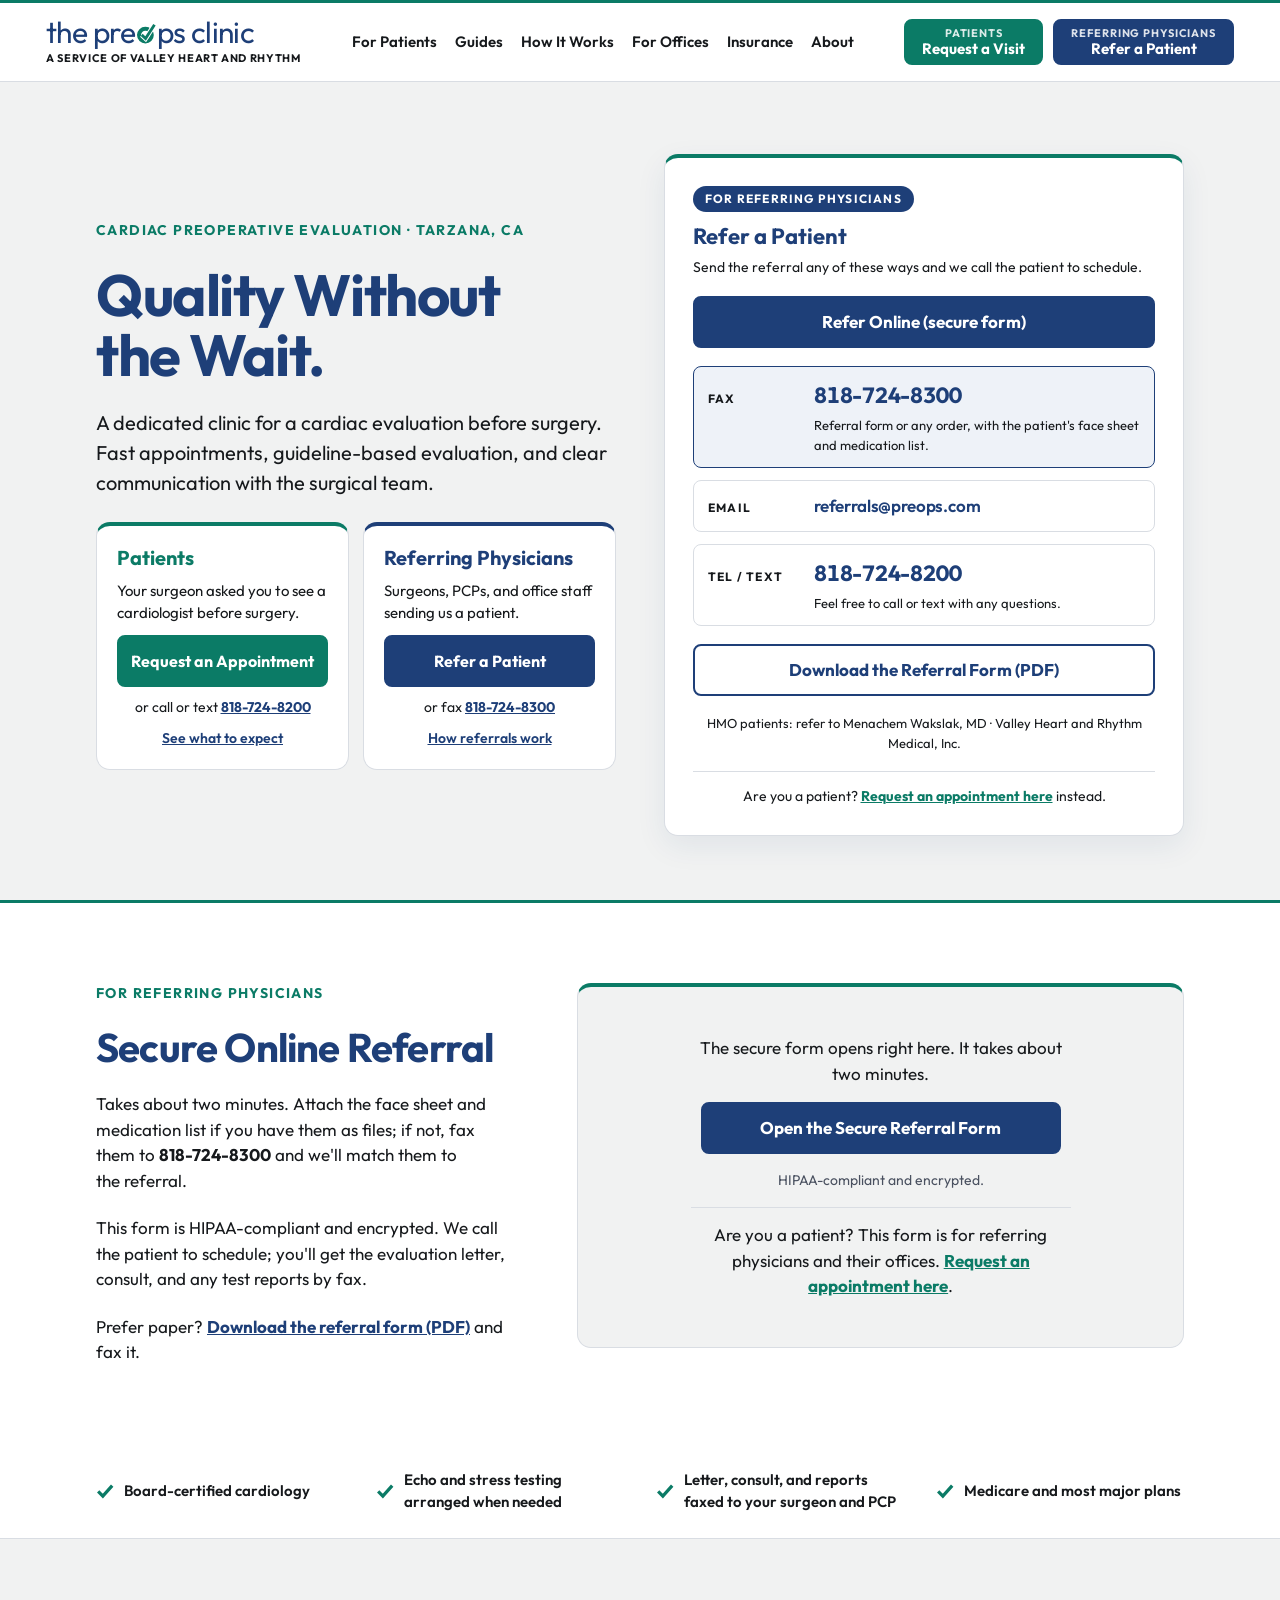
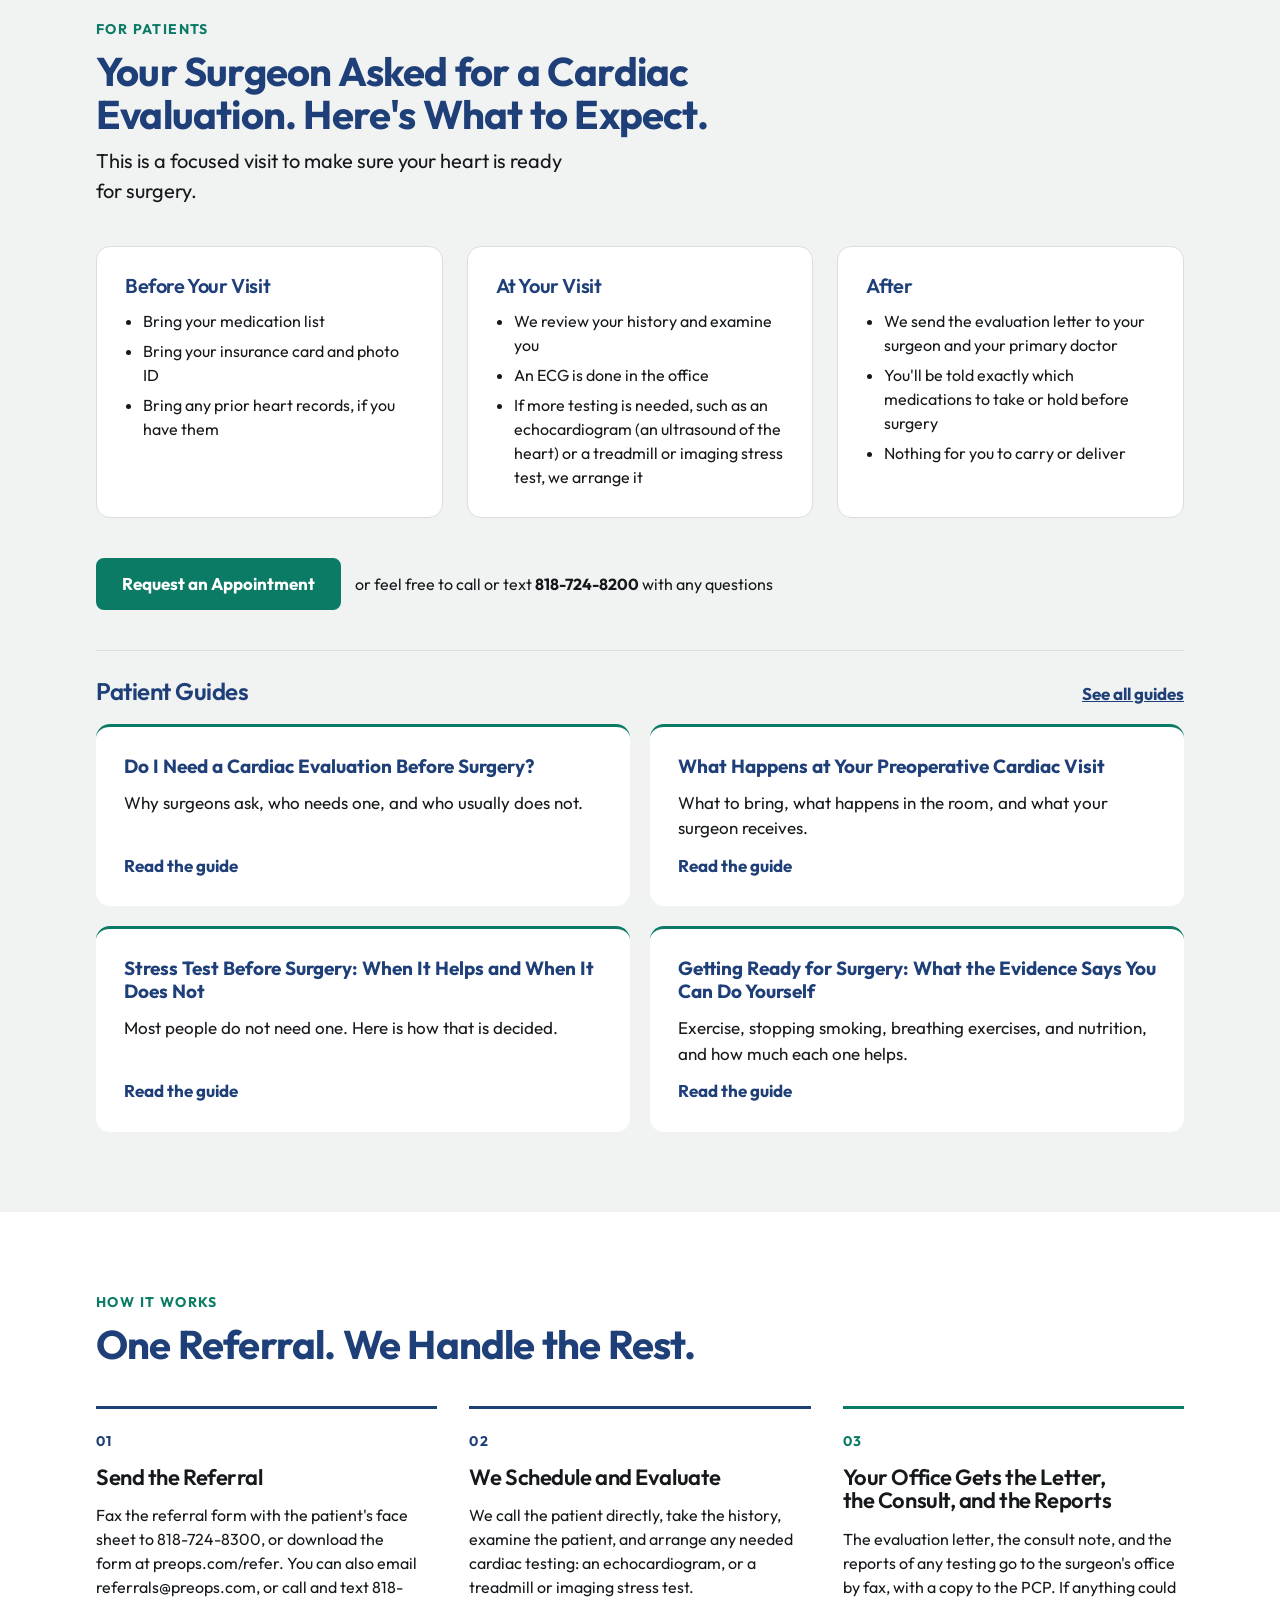
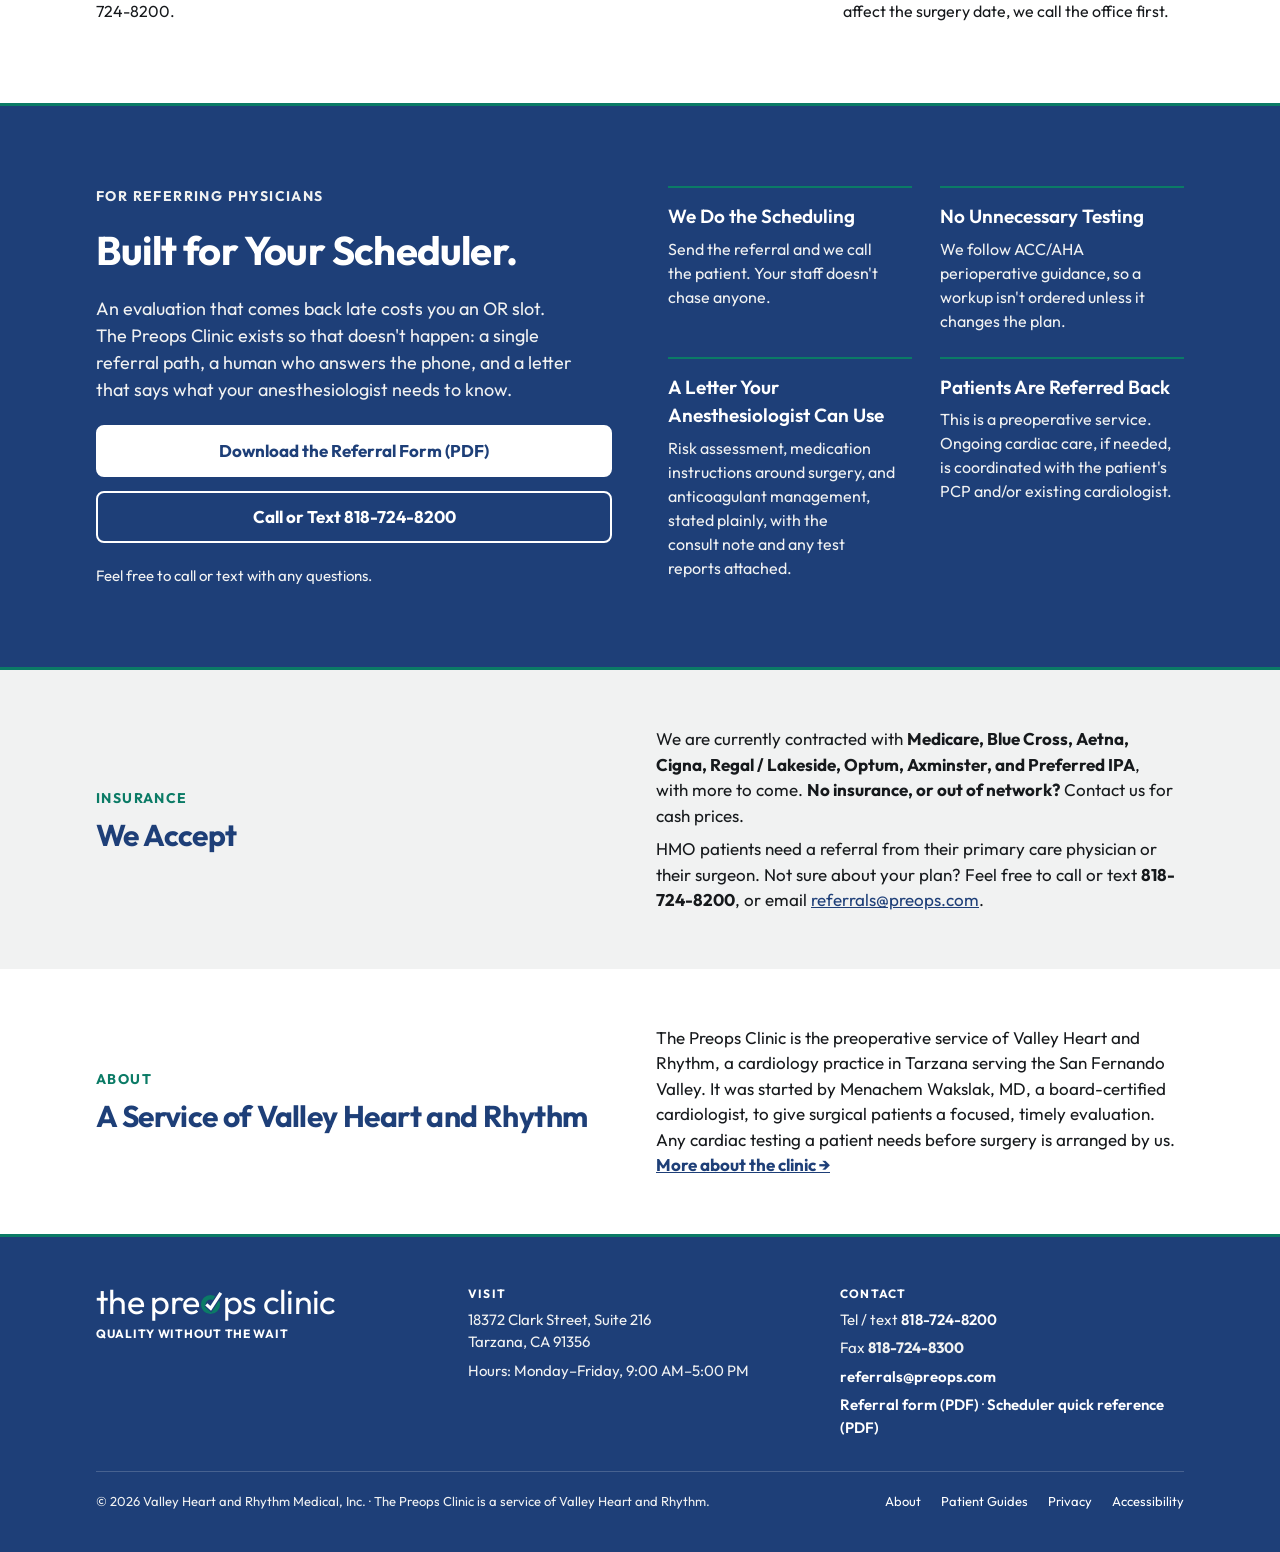
<file: refer/index.html>
<!doctype html>
<html lang="en">
<head>
<meta charset="utf-8">
<meta name="viewport" content="width=device-width, initial-scale=1">
<title>Refer a Patient | The Preops Clinic</title>
<meta name="robots" content="noindex, follow">
<link rel="canonical" href="https://www.preops.com/#refer">
<meta http-equiv="refresh" content="0; url=/#refer">
<style>
body{margin:0;font-family:'Outfit','Segoe UI',system-ui,sans-serif;background:#ffffff;color:#16191c;display:flex;min-height:100vh;align-items:center;justify-content:center;padding:24px;box-sizing:border-box;text-align:center}
a{color:#1e3f78;font-weight:700}
</style>
</head>
<body>
<p>Taking you to the referral page… If nothing happens, <a href="/#refer">open it here</a> or download the <a href="/referral-form.pdf">referral form (PDF)</a>. Fax: 818-724-8300.</p>
<script>location.replace('/#refer');</script>
</body>
</html>
</file>
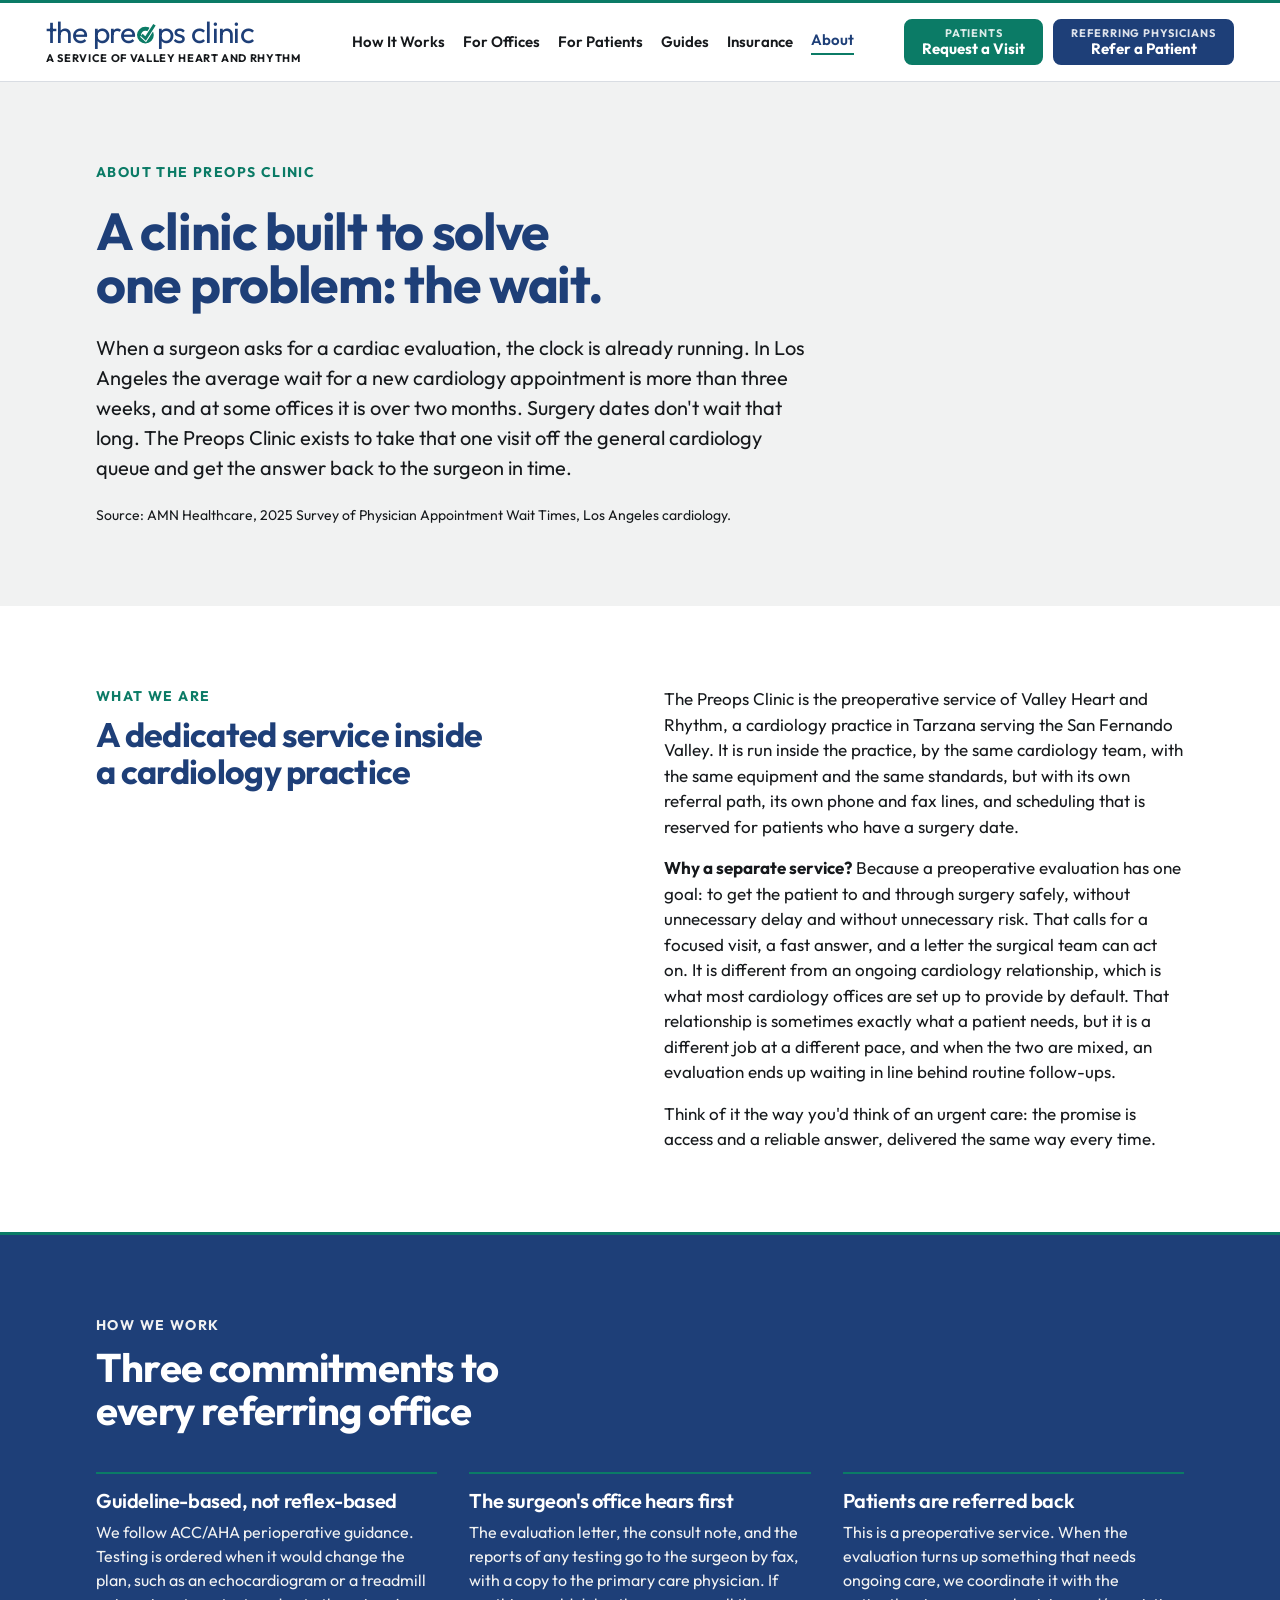
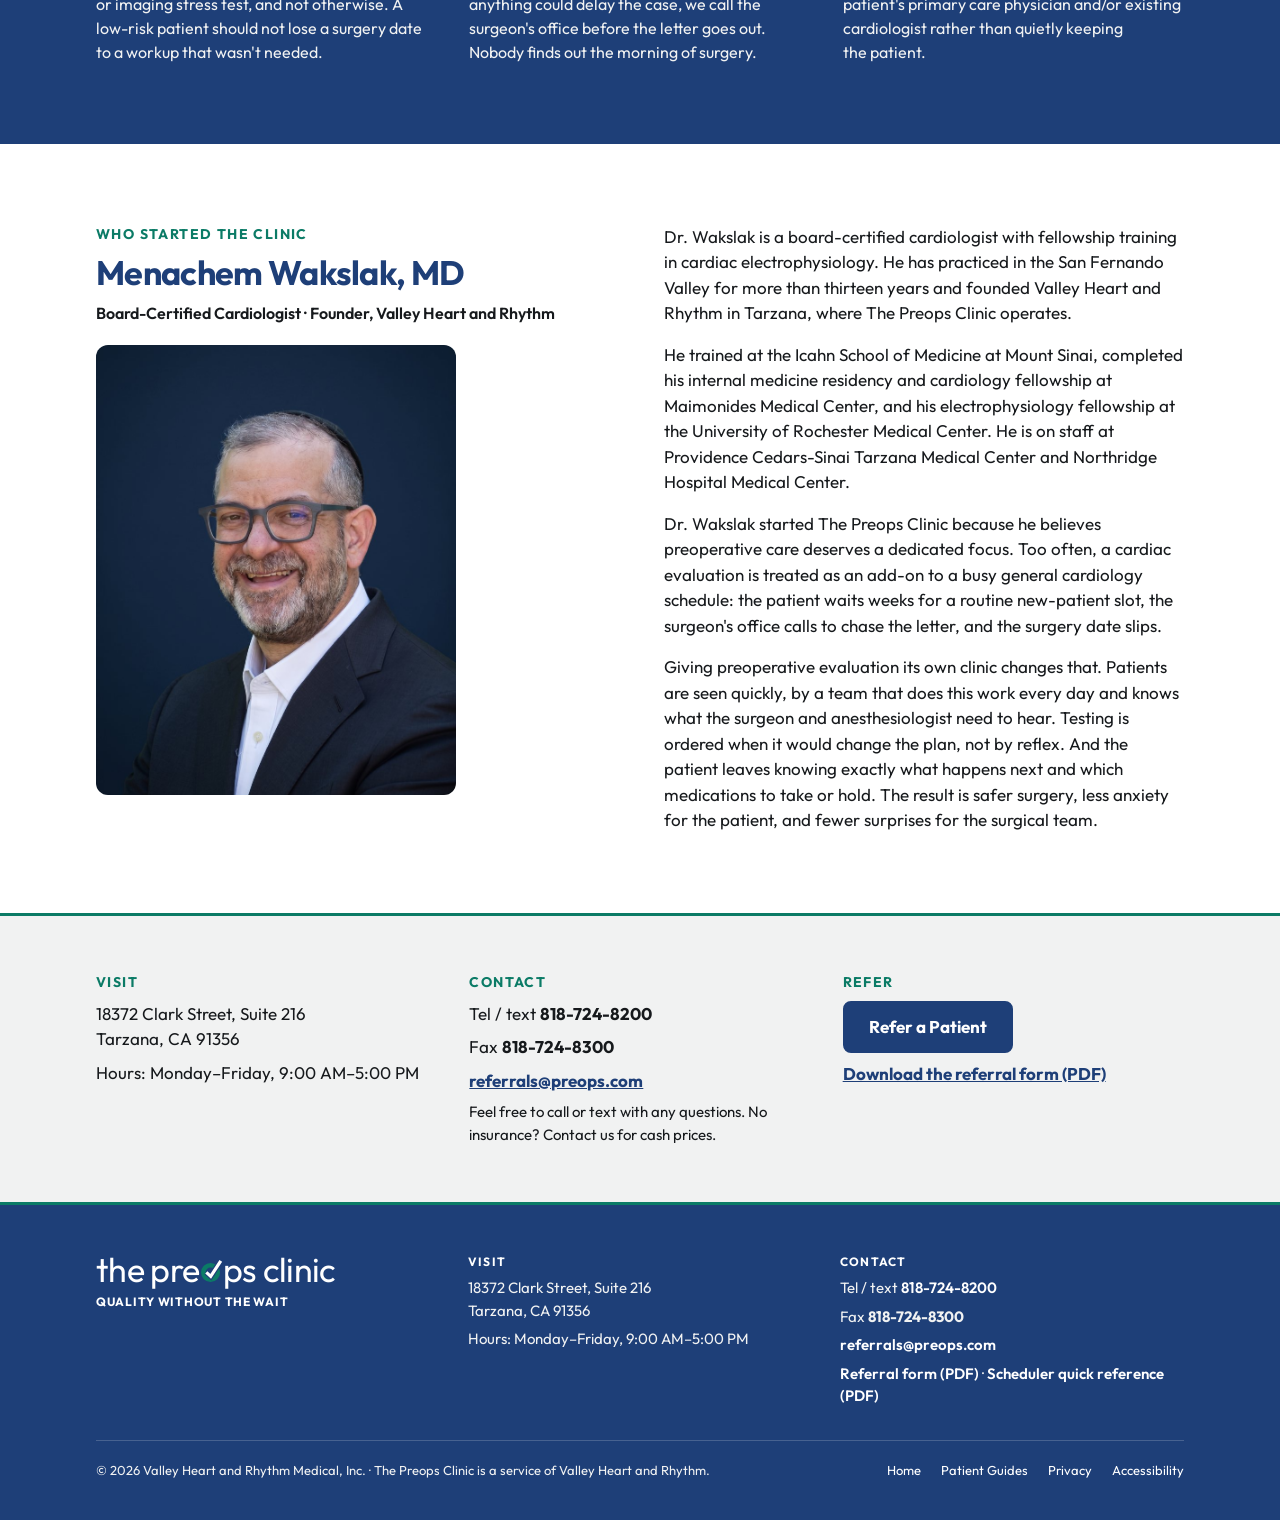
<file: about.html>
<!doctype html>
<html lang="en">
<head>
<meta charset="utf-8">
<meta name="viewport" content="width=device-width, initial-scale=1, viewport-fit=cover">
<title>About The Preops Clinic | Cardiac Evaluation Before Surgery, Tarzana CA</title>
<meta name="description" content="Why The Preops Clinic exists: a dedicated cardiac preoperative evaluation service inside Valley Heart and Rhythm in Tarzana, CA, started by board-certified cardiologist Menachem Wakslak, MD.">
<link rel="canonical" href="https://www.preops.com/about.html">
<meta name="robots" content="index, follow, max-snippet:-1">
<meta property="og:type" content="website">
<meta property="og:site_name" content="The Preops Clinic">
<meta property="og:title" content="About The Preops Clinic">
<meta property="og:description" content="A clinic built to solve one problem: the wait for a cardiac evaluation before surgery. Started by Menachem Wakslak, MD, in Tarzana, CA.">
<meta property="og:url" content="https://www.preops.com/about.html">
<script type="application/ld+json">
{
  "@context": "https://schema.org",
  "@type": "AboutPage",
  "@id": "https://www.preops.com/about.html",
  "url": "https://www.preops.com/about.html",
  "name": "About The Preops Clinic",
  "isPartOf": {"@id": "https://www.preops.com/#website"},
  "about": {"@id": "https://www.preops.com/#clinic"},
  "mainEntity": {"@id": "https://www.preops.com/#physician"}
}
</script>
<link rel="icon" href="favicon.svg" type="image/svg+xml">
<link rel="preconnect" href="https://fonts.googleapis.com">
<link rel="preconnect" href="https://fonts.gstatic.com" crossorigin>
<link rel="stylesheet" href="https://fonts.googleapis.com/css2?family=Outfit:wght@400;500;600;700&display=swap">
<link rel="stylesheet" href="styles.css">
</head>
<body>

<header class="site-header">
  <nav class="wrap nav" aria-label="Main">
    <a class="brand" href="/" aria-label="The Preops Clinic home">
      <span class="logo" role="img" aria-label="the preops clinic"><span>the pre</span><span class="logo-o">o</span><svg viewBox="0 -16 108 116" aria-hidden="true"><defs><mask id="mk-nav" maskUnits="userSpaceOnUse" x="-20" y="-40" width="160" height="180"><rect x="-20" y="-40" width="160" height="180" fill="#fff"></rect><polyline points="28,49 51,70 104,-12" fill="none" stroke="#000" stroke-width="29" stroke-linejoin="miter" stroke-miterlimit="10"></polyline></mask></defs><circle class="ring" cx="50" cy="50" r="38" fill="none" stroke-width="24" mask="url(#mk-nav)"></circle><polyline class="check" points="28,49 51,70 104,-12" fill="none" stroke-width="17" stroke-linejoin="miter" stroke-miterlimit="10"></polyline></svg><span>ps clinic</span></span>
      <span class="logo-sub">A Service of Valley Heart and Rhythm</span>
    </a>
    <div class="nav-links">
      <a href="/#how">How It Works</a>
      <a href="/#offices">For Offices</a>
      <a href="/#patients">For Patients</a>
      <a href="/guides/">Guides</a>
      <a href="/#insurance">Insurance</a>
      <a href="about.html" aria-current="page">About</a>
    </div>
    <div class="nav-cta">
      <a class="btn btn--green btn--small" href="https://hipaa.jotform.com/263140964269160" target="_blank" rel="noopener"><span class="btn-who">Patients</span>Request a Visit</a>
      <a class="btn btn--navy btn--small" href="/#refer"><span class="btn-who">Referring Physicians</span>Refer a Patient</a>
    </div>
    <details class="nav-menu">
      <summary>Menu</summary>
      <ul>
        <li><a href="/#how">How It Works</a></li>
        <li><a href="/#offices">For Offices</a></li>
        <li><a href="/#patients">For Patients</a></li>
        <li><a href="/guides/">Guides</a></li>
        <li><a href="/#insurance">Insurance</a></li>
        <li><a href="about.html">About</a></li>
      </ul>
    </details>
  </nav>
</header>

<main>

  <section class="band band--off" id="top">
    <div class="wrap about-intro">
      <div class="eyebrow">About The Preops Clinic</div>
      <h1>A clinic built to solve one problem: the wait.</h1>
      <p class="lede">When a surgeon asks for a cardiac evaluation, the clock is already running. In Los Angeles the average wait for a new cardiology appointment is more than three weeks, and at some offices it is over two months. Surgery dates don't wait that long. The Preops Clinic exists to take that one visit off the general cardiology queue and get the answer back to the surgeon in time.</p>
      <p class="source">Source: AMN Healthcare, 2025 Survey of Physician Appointment Wait Times, Los Angeles cardiology.</p>
    </div>
  </section>

  <section class="band">
    <div class="wrap about-grid">
      <div class="section-head">
        <div class="eyebrow">What we are</div>
        <h2>A dedicated service inside a cardiology practice</h2>
      </div>
      <div class="prose">
        <p>The Preops Clinic is the preoperative service of Valley Heart and Rhythm, a cardiology practice in Tarzana serving the San Fernando Valley. It is run inside the practice, by the same cardiology team, with the same equipment and the same standards, but with its own referral path, its own phone and fax lines, and scheduling that is reserved for patients who have a surgery date.</p>
        <p><strong>Why a separate service?</strong> Because a preoperative evaluation has one goal: to get the patient to and through surgery safely, without unnecessary delay and without unnecessary risk. That calls for a focused visit, a fast answer, and a letter the surgical team can act on. It is different from an ongoing cardiology relationship, which is what most cardiology offices are set up to provide by default. That relationship is sometimes exactly what a patient needs, but it is a different job at a different pace, and when the two are mixed, an evaluation ends up waiting in line behind routine follow-ups.</p>
        <p>Think of it the way you'd think of an urgent care: the promise is access and a reliable answer, delivered the same way every time.</p>
      </div>
    </div>
  </section>

  <section class="band band-navy">
    <div class="wrap stack">
      <div class="section-head">
        <div class="eyebrow">How we work</div>
        <h2>Three commitments to every referring office</h2>
      </div>
      <div class="commitments">
        <div>
          <h3>Guideline-based, not reflex-based</h3>
          <p>We follow ACC/AHA perioperative guidance. Testing is ordered when it would change the plan, such as an echocardiogram or a treadmill or imaging stress test, and not otherwise. A low-risk patient should not lose a surgery date to a workup that wasn't needed.</p>
        </div>
        <div>
          <h3>The surgeon's office hears first</h3>
          <p>The evaluation letter, the consult note, and the reports of any testing go to the surgeon by fax, with a copy to the primary care physician. If anything could delay the case, we call the surgeon's office before the letter goes out. Nobody finds out the morning of surgery.</p>
        </div>
        <div>
          <h3>Patients are referred back</h3>
          <p>This is a preoperative service. When the evaluation turns up something that needs ongoing care, we coordinate it with the patient's primary care physician and/or existing cardiologist rather than quietly keeping the patient.</p>
        </div>
      </div>
    </div>
  </section>

  <section class="band">
    <div class="wrap about-grid">
      <div>
        <div class="bio-head">
          <div class="eyebrow">Who started the clinic</div>
          <h2>Menachem Wakslak, MD</h2>
          <div class="role">Board-Certified Cardiologist · Founder, Valley Heart and Rhythm</div>
        </div>
        <img class="photo" src="/dr-wakslak.jpg" width="799" height="1200" alt="Menachem Wakslak, MD" loading="lazy" decoding="async">
      </div>
      <div class="prose">
        <p>Dr. Wakslak is a board-certified cardiologist with fellowship training in cardiac electrophysiology. He has practiced in the San Fernando Valley for more than thirteen years and founded Valley Heart and Rhythm in Tarzana, where The Preops Clinic operates.</p>
        <p>He trained at the Icahn School of Medicine at Mount Sinai, completed his internal medicine residency and cardiology fellowship at Maimonides Medical Center, and his electrophysiology fellowship at the University of Rochester Medical Center. He is on staff at Providence Cedars-Sinai Tarzana Medical Center and Northridge Hospital Medical Center.</p>
        <p>Dr. Wakslak started The Preops Clinic because he believes preoperative care deserves a dedicated focus. Too often, a cardiac evaluation is treated as an add-on to a busy general cardiology schedule: the patient waits weeks for a routine new-patient slot, the surgeon's office calls to chase the letter, and the surgery date slips.</p>
        <p>Giving preoperative evaluation its own clinic changes that. Patients are seen quickly, by a team that does this work every day and knows what the surgeon and anesthesiologist need to hear. Testing is ordered when it would change the plan, not by reflex. And the patient leaves knowing exactly what happens next and which medications to take or hold. The result is safer surgery, less anxiety for the patient, and fewer surprises for the surgical team.</p>
      </div>
    </div>
  </section>

  <section class="band--tight band--off band--rule-top">
    <div class="wrap contact-grid">
      <div>
        <div class="eyebrow">Visit</div>
        <div>18372 Clark Street, Suite 216<br>Tarzana, CA 91356</div>
        <div>Hours: Monday–Friday, 9:00 AM–5:00 PM</div>
      </div>
      <div>
        <div class="eyebrow">Contact</div>
        <div>Tel / text <strong>818-724-8200</strong></div>
        <div>Fax <strong>818-724-8300</strong></div>
        <div><a href="mailto:referrals@preops.com"><strong>referrals@preops.com</strong></a></div>
        <div class="small">Feel free to call or text with any questions. No insurance? Contact us for cash prices.</div>
      </div>
      <div>
        <div class="eyebrow">Refer</div>
        <a class="btn btn--navy" href="/#refer">Refer a Patient</a>
        <a href="referral-form.pdf"><strong>Download the referral form (PDF)</strong></a>
      </div>
    </div>
  </section>

</main>

<footer class="site-footer">
  <div class="wrap">
    <div class="foot-grid">
      <div>
        <span class="logo logo--light" role="img" aria-label="the preops clinic" style="font-size: 34px"><span>the pre</span><span class="logo-o">o</span><svg viewBox="0 -16 108 116" aria-hidden="true"><defs><mask id="mk-foot" maskUnits="userSpaceOnUse" x="-20" y="-40" width="160" height="180"><rect x="-20" y="-40" width="160" height="180" fill="#fff"></rect><polyline points="28,49 51,70 104,-12" fill="none" stroke="#000" stroke-width="29" stroke-linejoin="miter" stroke-miterlimit="10"></polyline></mask></defs><circle class="ring" cx="50" cy="50" r="38" fill="none" stroke-width="24" mask="url(#mk-foot)"></circle><polyline class="check" points="28,49 51,70 104,-12" fill="none" stroke-width="17" stroke-linejoin="miter" stroke-miterlimit="10"></polyline></svg><span>ps clinic</span></span>
        <div class="foot-tag">Quality Without the Wait</div>
      </div>
      <div>
        <div class="foot-label">Visit</div>
        <div>18372 Clark Street, Suite 216<br>Tarzana, CA 91356</div>
        <div>Hours: Monday–Friday, 9:00 AM–5:00 PM</div>
      </div>
      <div>
        <div class="foot-label">Contact</div>
        <div>Tel / text <a href="tel:+18187248200">818-724-8200</a></div>
        <div>Fax <strong>818-724-8300</strong></div>
        <div><a href="mailto:referrals@preops.com">referrals@preops.com</a></div>
        <div><a href="referral-form.pdf">Referral form (PDF)</a> · <a href="quick-reference.pdf">Scheduler quick reference (PDF)</a></div>
      </div>
    </div>
    <div class="foot-legal">
      <div>© 2026 Valley Heart and Rhythm Medical, Inc. · The Preops Clinic is a service of Valley Heart and Rhythm.</div>
      <div class="links"><a href="/">Home</a><a href="/guides/">Patient Guides</a><a href="privacy.html">Privacy</a><a href="accessibility.html">Accessibility</a></div>
    </div>
  </div>
</footer>

</body>
</html>
</file>
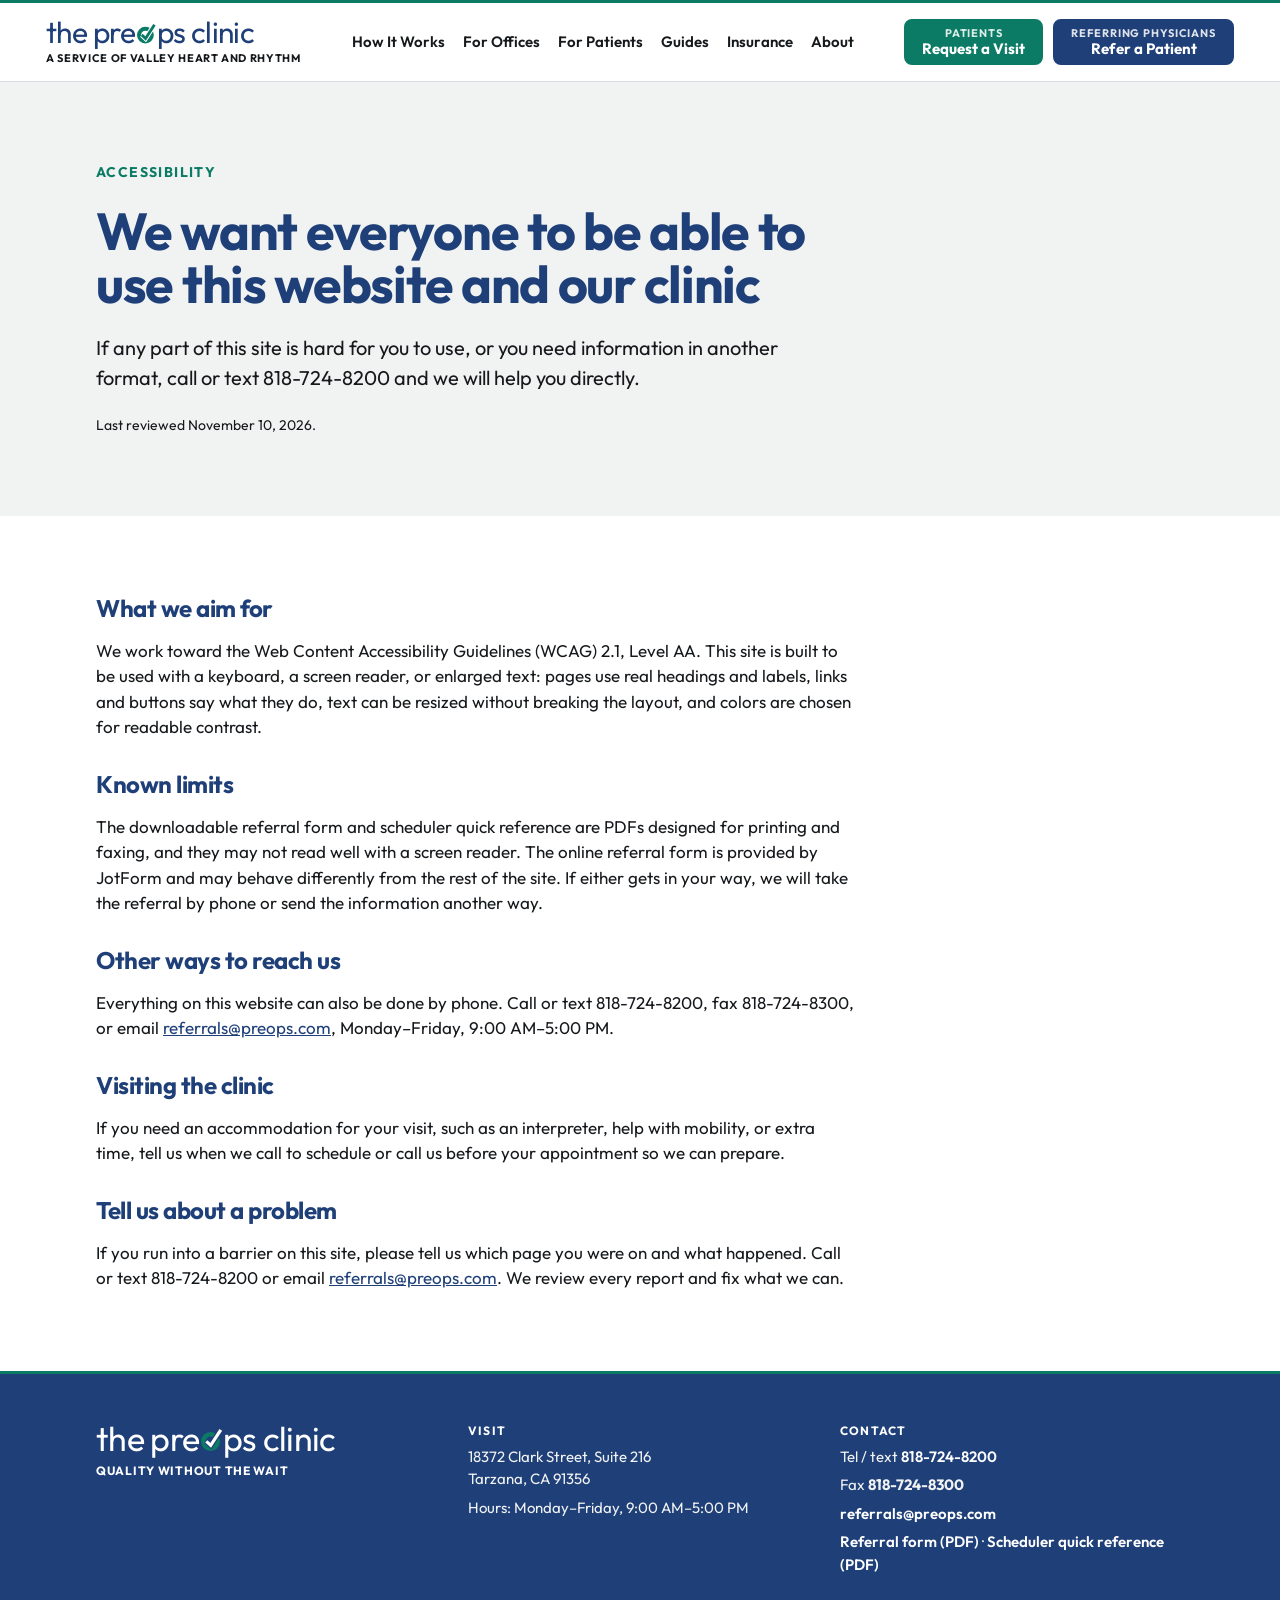
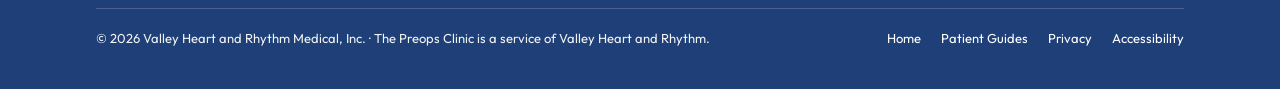
<file: accessibility.html>
<!doctype html>
<html lang="en">
<head>
<meta charset="utf-8">
<meta name="viewport" content="width=device-width, initial-scale=1, viewport-fit=cover">
<title>Accessibility | The Preops Clinic</title>
<meta name="description" content="Our accessibility commitment for preops.com and the clinic, known limits, and how to reach us by phone, text, fax, or email for help.">
<link rel="canonical" href="https://www.preops.com/accessibility.html">
<meta name="robots" content="index, follow, max-snippet:-1">
<meta property="og:type" content="website">
<meta property="og:site_name" content="The Preops Clinic">
<meta property="og:title" content="Accessibility at The Preops Clinic">
<meta property="og:description" content="Our accessibility commitment for preops.com and the clinic, known limits, and how to reach us by phone, text, fax, or email for help.">
<meta property="og:url" content="https://www.preops.com/accessibility.html">
<link rel="icon" href="favicon.svg" type="image/svg+xml">
<link rel="preconnect" href="https://fonts.googleapis.com">
<link rel="preconnect" href="https://fonts.gstatic.com" crossorigin>
<link rel="stylesheet" href="https://fonts.googleapis.com/css2?family=Outfit:wght@400;500;600;700&display=swap">
<link rel="stylesheet" href="styles.css">
</head>
<body>

<header class="site-header">
  <nav class="wrap nav" aria-label="Main">
    <a class="brand" href="/" aria-label="The Preops Clinic home">
      <span class="logo" role="img" aria-label="the preops clinic"><span>the pre</span><span class="logo-o">o</span><svg viewBox="0 -16 108 116" aria-hidden="true"><defs><mask id="mk-nav" maskUnits="userSpaceOnUse" x="-20" y="-40" width="160" height="180"><rect x="-20" y="-40" width="160" height="180" fill="#fff"></rect><polyline points="28,49 51,70 104,-12" fill="none" stroke="#000" stroke-width="29" stroke-linejoin="miter" stroke-miterlimit="10"></polyline></mask></defs><circle class="ring" cx="50" cy="50" r="38" fill="none" stroke-width="24" mask="url(#mk-nav)"></circle><polyline class="check" points="28,49 51,70 104,-12" fill="none" stroke-width="17" stroke-linejoin="miter" stroke-miterlimit="10"></polyline></svg><span>ps clinic</span></span>
      <span class="logo-sub">A Service of Valley Heart and Rhythm</span>
    </a>
    <div class="nav-links">
      <a href="/#how">How It Works</a>
      <a href="/#offices">For Offices</a>
      <a href="/#patients">For Patients</a>
      <a href="/guides/">Guides</a>
      <a href="/#insurance">Insurance</a>
      <a href="about.html">About</a>
    </div>
    <div class="nav-cta">
      <a class="btn btn--green btn--small" href="https://hipaa.jotform.com/263140964269160" target="_blank" rel="noopener"><span class="btn-who">Patients</span>Request a Visit</a>
      <a class="btn btn--navy btn--small" href="/#refer"><span class="btn-who">Referring Physicians</span>Refer a Patient</a>
    </div>
    <details class="nav-menu">
      <summary>Menu</summary>
      <ul>
        <li><a href="/#how">How It Works</a></li>
        <li><a href="/#offices">For Offices</a></li>
        <li><a href="/#patients">For Patients</a></li>
        <li><a href="/guides/">Guides</a></li>
        <li><a href="/#insurance">Insurance</a></li>
        <li><a href="about.html">About</a></li>
      </ul>
    </details>
  </nav>
</header>

<main>

  <section class="band band--off" id="top">
    <div class="wrap about-intro">
      <div class="eyebrow">Accessibility</div>
      <h1>We want everyone to be able to use this website and our clinic</h1>
      <p class="lede">If any part of this site is hard for you to use, or you need information in another format, call or text 818-724-8200 and we will help you directly.</p>
      <p class="source">Last reviewed November 10, 2026.</p>
    </div>
  </section>

  <section class="band">
    <div class="wrap legal prose">
      <h2>What we aim for</h2>
      <p>We work toward the Web Content Accessibility Guidelines (WCAG) 2.1, Level AA. This site is built to be used with a keyboard, a screen reader, or enlarged text: pages use real headings and labels, links and buttons say what they do, text can be resized without breaking the layout, and colors are chosen for readable contrast.</p>

      <h2>Known limits</h2>
      <p>The downloadable referral form and scheduler quick reference are PDFs designed for printing and faxing, and they may not read well with a screen reader. The online referral form is provided by JotForm and may behave differently from the rest of the site. If either gets in your way, we will take the referral by phone or send the information another way.</p>

      <h2>Other ways to reach us</h2>
      <p>Everything on this website can also be done by phone. Call or text 818-724-8200, fax 818-724-8300, or email <a href="mailto:referrals@preops.com">referrals@preops.com</a>, Monday–Friday, 9:00 AM–5:00 PM.</p>

      <h2>Visiting the clinic</h2>
      <p>If you need an accommodation for your visit, such as an interpreter, help with mobility, or extra time, tell us when we call to schedule or call us before your appointment so we can prepare.</p>

      <h2>Tell us about a problem</h2>
      <p>If you run into a barrier on this site, please tell us which page you were on and what happened. Call or text 818-724-8200 or email <a href="mailto:referrals@preops.com">referrals@preops.com</a>. We review every report and fix what we can.</p>
    </div>
  </section>

</main>

<footer class="site-footer">
  <div class="wrap">
    <div class="foot-grid">
      <div>
        <span class="logo logo--light" role="img" aria-label="the preops clinic" style="font-size: 34px"><span>the pre</span><span class="logo-o">o</span><svg viewBox="0 -16 108 116" aria-hidden="true"><defs><mask id="mk-foot" maskUnits="userSpaceOnUse" x="-20" y="-40" width="160" height="180"><rect x="-20" y="-40" width="160" height="180" fill="#fff"></rect><polyline points="28,49 51,70 104,-12" fill="none" stroke="#000" stroke-width="29" stroke-linejoin="miter" stroke-miterlimit="10"></polyline></mask></defs><circle class="ring" cx="50" cy="50" r="38" fill="none" stroke-width="24" mask="url(#mk-foot)"></circle><polyline class="check" points="28,49 51,70 104,-12" fill="none" stroke-width="17" stroke-linejoin="miter" stroke-miterlimit="10"></polyline></svg><span>ps clinic</span></span>
        <div class="foot-tag">Quality Without the Wait</div>
      </div>
      <div>
        <div class="foot-label">Visit</div>
        <div>18372 Clark Street, Suite 216<br>Tarzana, CA 91356</div>
        <div>Hours: Monday–Friday, 9:00 AM–5:00 PM</div>
      </div>
      <div>
        <div class="foot-label">Contact</div>
        <div>Tel / text <a href="tel:+18187248200">818-724-8200</a></div>
        <div>Fax <strong>818-724-8300</strong></div>
        <div><a href="mailto:referrals@preops.com">referrals@preops.com</a></div>
        <div><a href="referral-form.pdf">Referral form (PDF)</a> · <a href="quick-reference.pdf">Scheduler quick reference (PDF)</a></div>
      </div>
    </div>
    <div class="foot-legal">
      <div>© 2026 Valley Heart and Rhythm Medical, Inc. · The Preops Clinic is a service of Valley Heart and Rhythm.</div>
      <div class="links"><a href="/">Home</a><a href="/guides/">Patient Guides</a><a href="privacy.html">Privacy</a><a href="accessibility.html">Accessibility</a></div>
    </div>
  </div>
</footer>

</body>
</html>
</file>
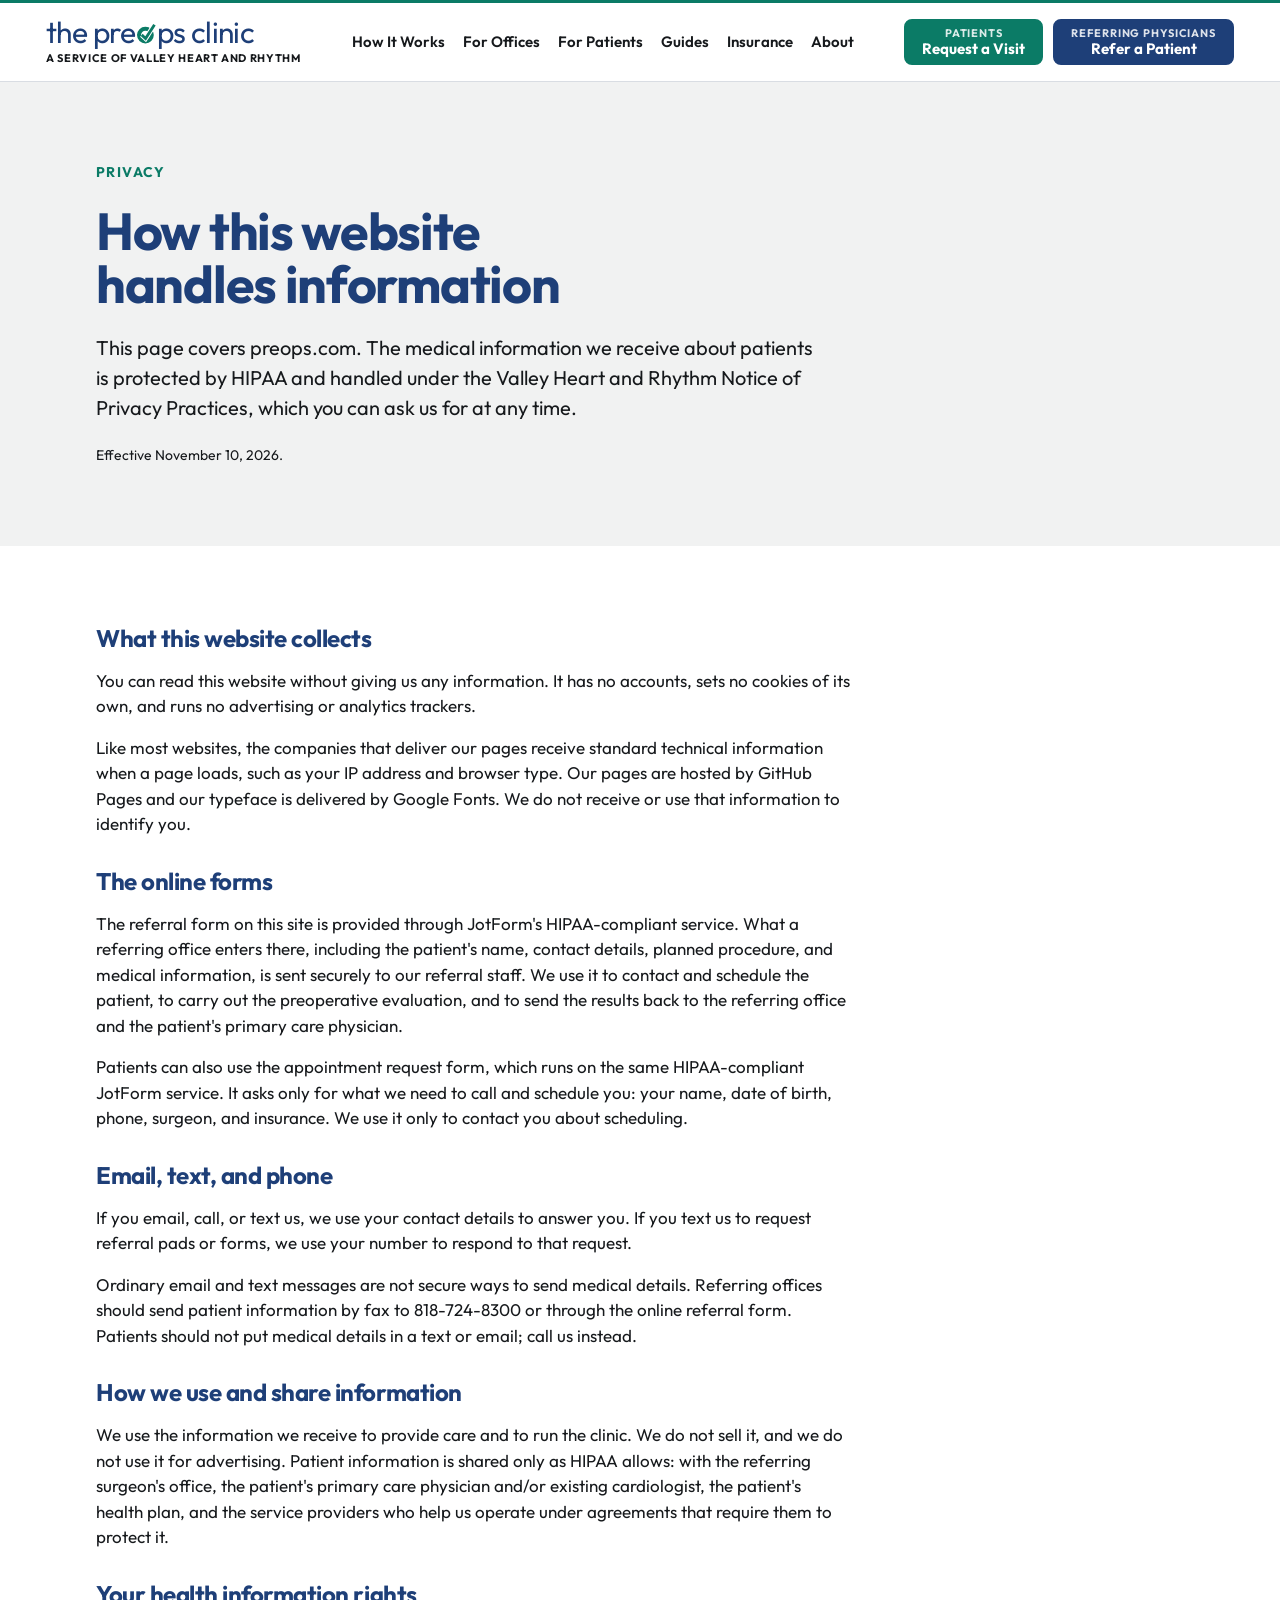
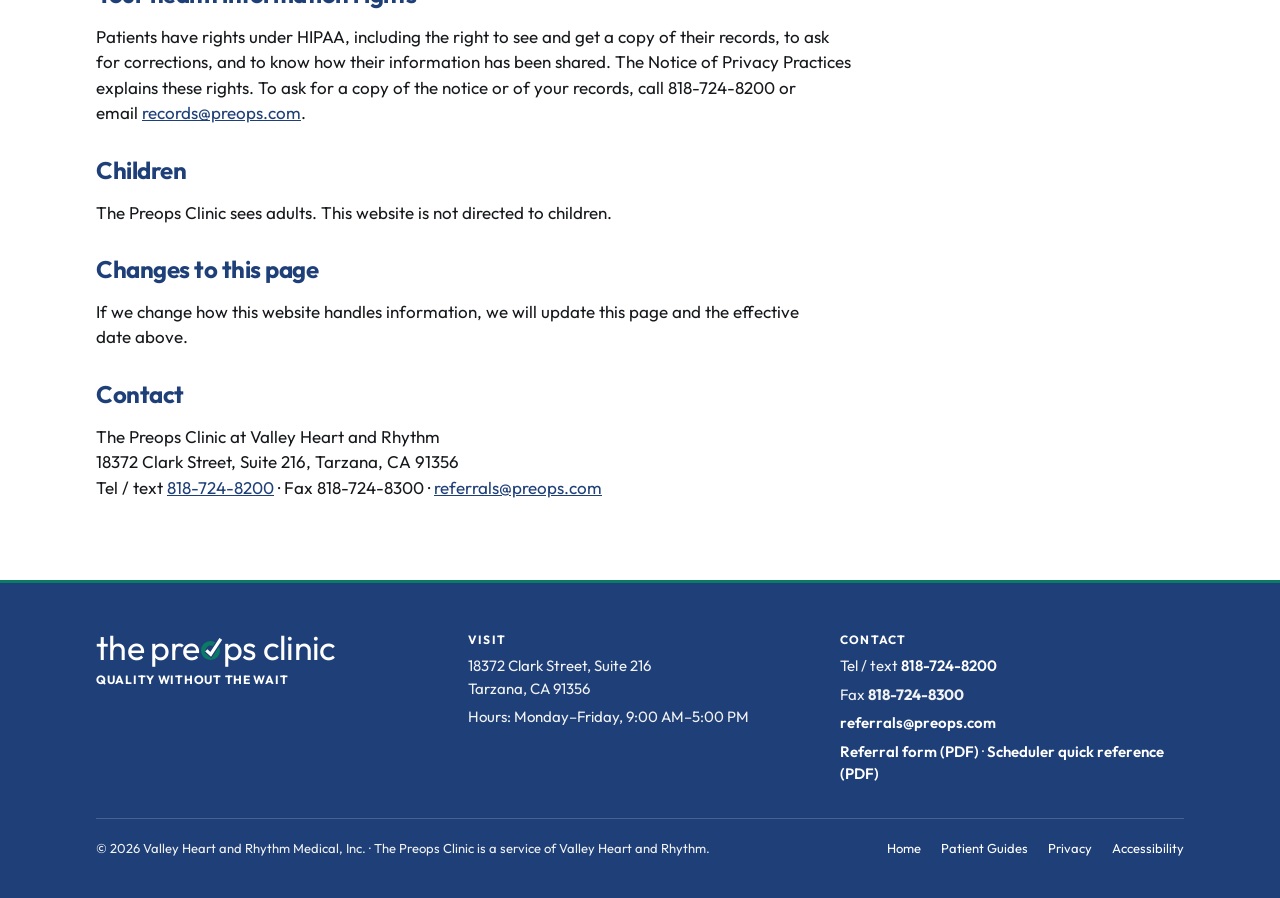
<file: privacy.html>
<!doctype html>
<html lang="en">
<head>
<meta charset="utf-8">
<meta name="viewport" content="width=device-width, initial-scale=1, viewport-fit=cover">
<title>Privacy | The Preops Clinic</title>
<meta name="description" content="How preops.com handles information: no cookies or trackers, a HIPAA-compliant online referral form, and how to reach us about patient records.">
<link rel="canonical" href="https://www.preops.com/privacy.html">
<meta name="robots" content="index, follow, max-snippet:-1">
<meta property="og:type" content="website">
<meta property="og:site_name" content="The Preops Clinic">
<meta property="og:title" content="Privacy at The Preops Clinic">
<meta property="og:description" content="How preops.com handles information: no cookies or trackers, a HIPAA-compliant online referral form, and how to reach us about patient records.">
<meta property="og:url" content="https://www.preops.com/privacy.html">
<link rel="icon" href="favicon.svg" type="image/svg+xml">
<link rel="preconnect" href="https://fonts.googleapis.com">
<link rel="preconnect" href="https://fonts.gstatic.com" crossorigin>
<link rel="stylesheet" href="https://fonts.googleapis.com/css2?family=Outfit:wght@400;500;600;700&display=swap">
<link rel="stylesheet" href="styles.css">
</head>
<body>

<header class="site-header">
  <nav class="wrap nav" aria-label="Main">
    <a class="brand" href="/" aria-label="The Preops Clinic home">
      <span class="logo" role="img" aria-label="the preops clinic"><span>the pre</span><span class="logo-o">o</span><svg viewBox="0 -16 108 116" aria-hidden="true"><defs><mask id="mk-nav" maskUnits="userSpaceOnUse" x="-20" y="-40" width="160" height="180"><rect x="-20" y="-40" width="160" height="180" fill="#fff"></rect><polyline points="28,49 51,70 104,-12" fill="none" stroke="#000" stroke-width="29" stroke-linejoin="miter" stroke-miterlimit="10"></polyline></mask></defs><circle class="ring" cx="50" cy="50" r="38" fill="none" stroke-width="24" mask="url(#mk-nav)"></circle><polyline class="check" points="28,49 51,70 104,-12" fill="none" stroke-width="17" stroke-linejoin="miter" stroke-miterlimit="10"></polyline></svg><span>ps clinic</span></span>
      <span class="logo-sub">A Service of Valley Heart and Rhythm</span>
    </a>
    <div class="nav-links">
      <a href="/#how">How It Works</a>
      <a href="/#offices">For Offices</a>
      <a href="/#patients">For Patients</a>
      <a href="/guides/">Guides</a>
      <a href="/#insurance">Insurance</a>
      <a href="about.html">About</a>
    </div>
    <div class="nav-cta">
      <a class="btn btn--green btn--small" href="https://hipaa.jotform.com/263140964269160" target="_blank" rel="noopener"><span class="btn-who">Patients</span>Request a Visit</a>
      <a class="btn btn--navy btn--small" href="/#refer"><span class="btn-who">Referring Physicians</span>Refer a Patient</a>
    </div>
    <details class="nav-menu">
      <summary>Menu</summary>
      <ul>
        <li><a href="/#how">How It Works</a></li>
        <li><a href="/#offices">For Offices</a></li>
        <li><a href="/#patients">For Patients</a></li>
        <li><a href="/guides/">Guides</a></li>
        <li><a href="/#insurance">Insurance</a></li>
        <li><a href="about.html">About</a></li>
      </ul>
    </details>
  </nav>
</header>

<main>

  <section class="band band--off" id="top">
    <div class="wrap about-intro">
      <div class="eyebrow">Privacy</div>
      <h1>How this website handles information</h1>
      <p class="lede">This page covers preops.com. The medical information we receive about patients is protected by HIPAA and handled under the Valley Heart and Rhythm Notice of Privacy Practices, which you can ask us for at any time.</p>
      <p class="source">Effective November 10, 2026.</p>
    </div>
  </section>

  <section class="band">
    <div class="wrap legal prose">
      <h2>What this website collects</h2>
      <p>You can read this website without giving us any information. It has no accounts, sets no cookies of its own, and runs no advertising or analytics trackers.</p>
      <p>Like most websites, the companies that deliver our pages receive standard technical information when a page loads, such as your IP address and browser type. Our pages are hosted by GitHub Pages and our typeface is delivered by Google Fonts. We do not receive or use that information to identify you.</p>

      <h2>The online forms</h2>
      <p>The referral form on this site is provided through JotForm's HIPAA-compliant service. What a referring office enters there, including the patient's name, contact details, planned procedure, and medical information, is sent securely to our referral staff. We use it to contact and schedule the patient, to carry out the preoperative evaluation, and to send the results back to the referring office and the patient's primary care physician.</p>
      <p>Patients can also use the appointment request form, which runs on the same HIPAA-compliant JotForm service. It asks only for what we need to call and schedule you: your name, date of birth, phone, surgeon, and insurance. We use it only to contact you about scheduling.</p>

      <h2>Email, text, and phone</h2>
      <p>If you email, call, or text us, we use your contact details to answer you. If you text us to request referral pads or forms, we use your number to respond to that request.</p>
      <p>Ordinary email and text messages are not secure ways to send medical details. Referring offices should send patient information by fax to 818-724-8300 or through the online referral form. Patients should not put medical details in a text or email; call us instead.</p>

      <h2>How we use and share information</h2>
      <p>We use the information we receive to provide care and to run the clinic. We do not sell it, and we do not use it for advertising. Patient information is shared only as HIPAA allows: with the referring surgeon's office, the patient's primary care physician and/or existing cardiologist, the patient's health plan, and the service providers who help us operate under agreements that require them to protect it.</p>

      <h2>Your health information rights</h2>
      <p>Patients have rights under HIPAA, including the right to see and get a copy of their records, to ask for corrections, and to know how their information has been shared. The Notice of Privacy Practices explains these rights. To ask for a copy of the notice or of your records, call 818-724-8200 or email <a href="mailto:records@preops.com">records@preops.com</a>.</p>

      <h2>Children</h2>
      <p>The Preops Clinic sees adults. This website is not directed to children.</p>

      <h2>Changes to this page</h2>
      <p>If we change how this website handles information, we will update this page and the effective date above.</p>

      <h2>Contact</h2>
      <p>The Preops Clinic at Valley Heart and Rhythm<br>18372 Clark Street, Suite 216, Tarzana, CA 91356<br>Tel / text <a href="tel:+18187248200">818-724-8200</a> · Fax 818-724-8300 · <a href="mailto:referrals@preops.com">referrals@preops.com</a></p>
    </div>
  </section>

</main>

<footer class="site-footer">
  <div class="wrap">
    <div class="foot-grid">
      <div>
        <span class="logo logo--light" role="img" aria-label="the preops clinic" style="font-size: 34px"><span>the pre</span><span class="logo-o">o</span><svg viewBox="0 -16 108 116" aria-hidden="true"><defs><mask id="mk-foot" maskUnits="userSpaceOnUse" x="-20" y="-40" width="160" height="180"><rect x="-20" y="-40" width="160" height="180" fill="#fff"></rect><polyline points="28,49 51,70 104,-12" fill="none" stroke="#000" stroke-width="29" stroke-linejoin="miter" stroke-miterlimit="10"></polyline></mask></defs><circle class="ring" cx="50" cy="50" r="38" fill="none" stroke-width="24" mask="url(#mk-foot)"></circle><polyline class="check" points="28,49 51,70 104,-12" fill="none" stroke-width="17" stroke-linejoin="miter" stroke-miterlimit="10"></polyline></svg><span>ps clinic</span></span>
        <div class="foot-tag">Quality Without the Wait</div>
      </div>
      <div>
        <div class="foot-label">Visit</div>
        <div>18372 Clark Street, Suite 216<br>Tarzana, CA 91356</div>
        <div>Hours: Monday–Friday, 9:00 AM–5:00 PM</div>
      </div>
      <div>
        <div class="foot-label">Contact</div>
        <div>Tel / text <a href="tel:+18187248200">818-724-8200</a></div>
        <div>Fax <strong>818-724-8300</strong></div>
        <div><a href="mailto:referrals@preops.com">referrals@preops.com</a></div>
        <div><a href="referral-form.pdf">Referral form (PDF)</a> · <a href="quick-reference.pdf">Scheduler quick reference (PDF)</a></div>
      </div>
    </div>
    <div class="foot-legal">
      <div>© 2026 Valley Heart and Rhythm Medical, Inc. · The Preops Clinic is a service of Valley Heart and Rhythm.</div>
      <div class="links"><a href="/">Home</a><a href="/guides/">Patient Guides</a><a href="privacy.html">Privacy</a><a href="accessibility.html">Accessibility</a></div>
    </div>
  </div>
</footer>

</body>
</html>
</file>
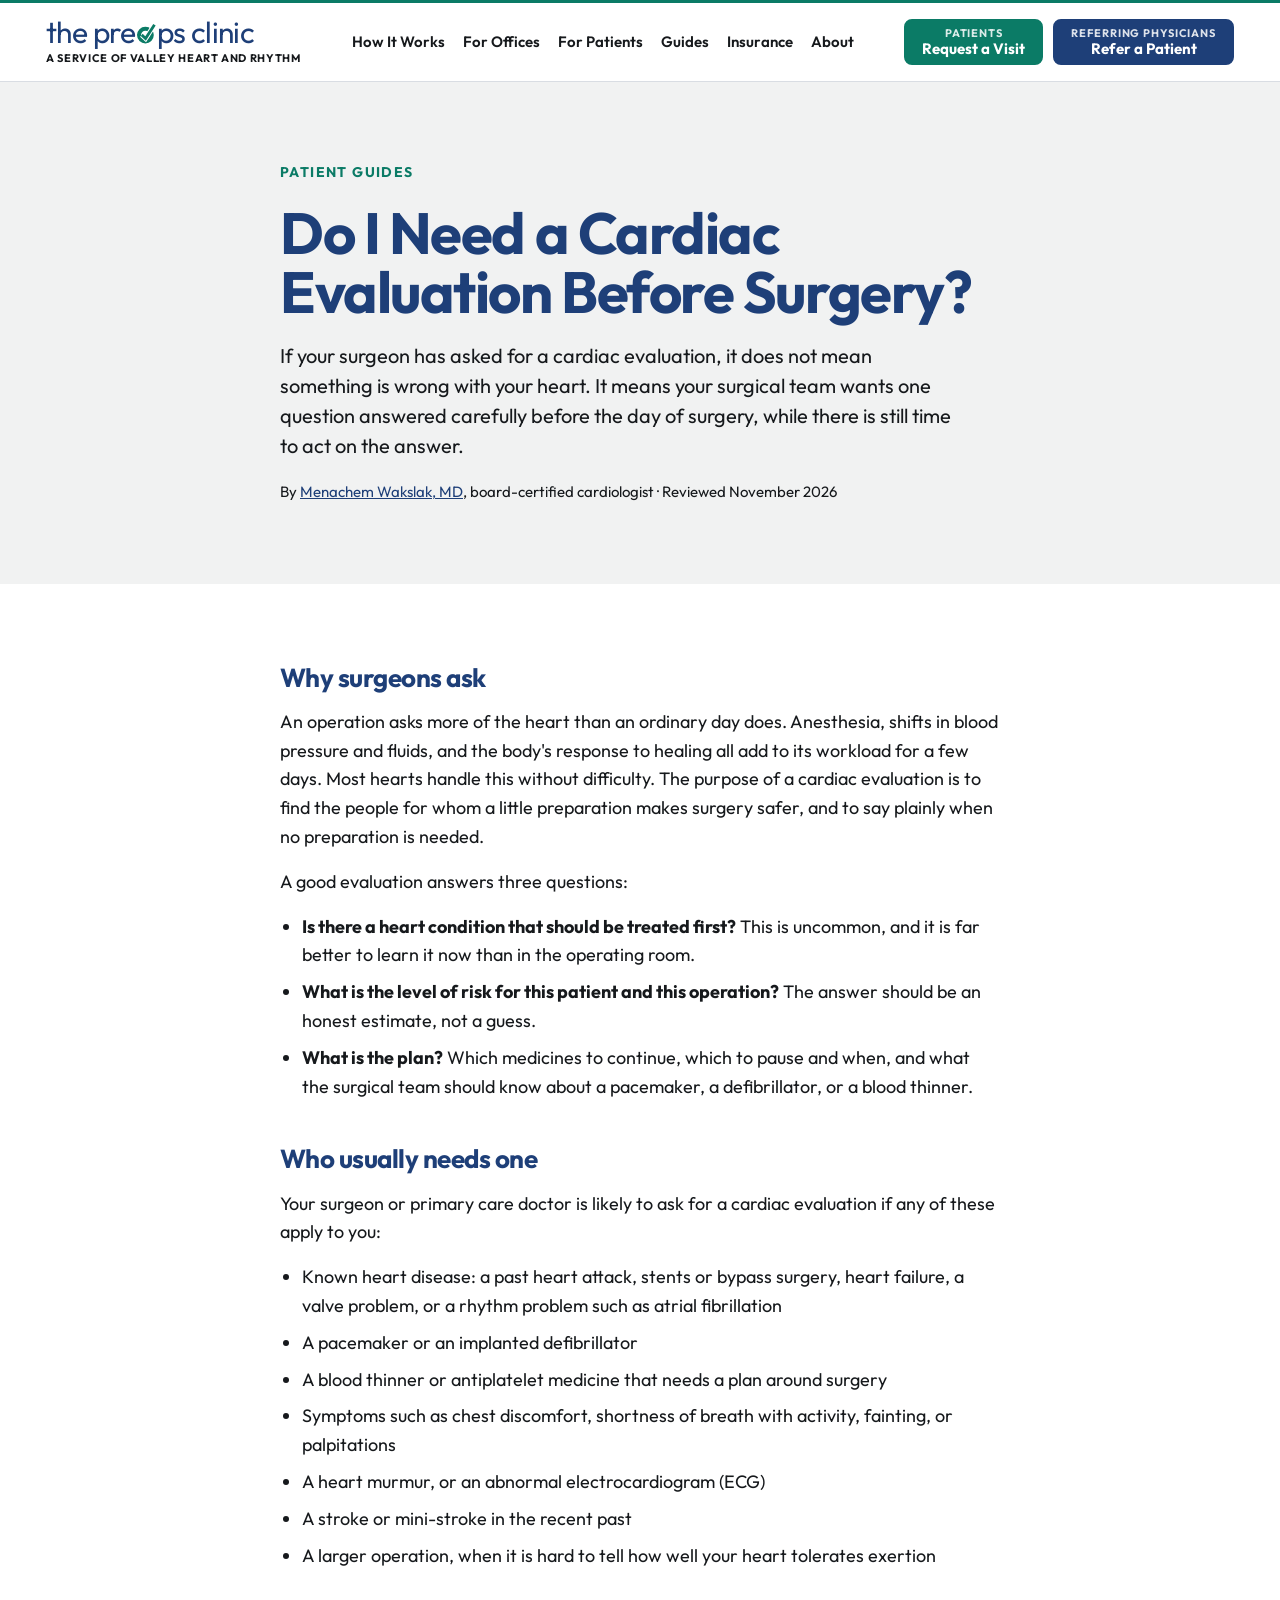
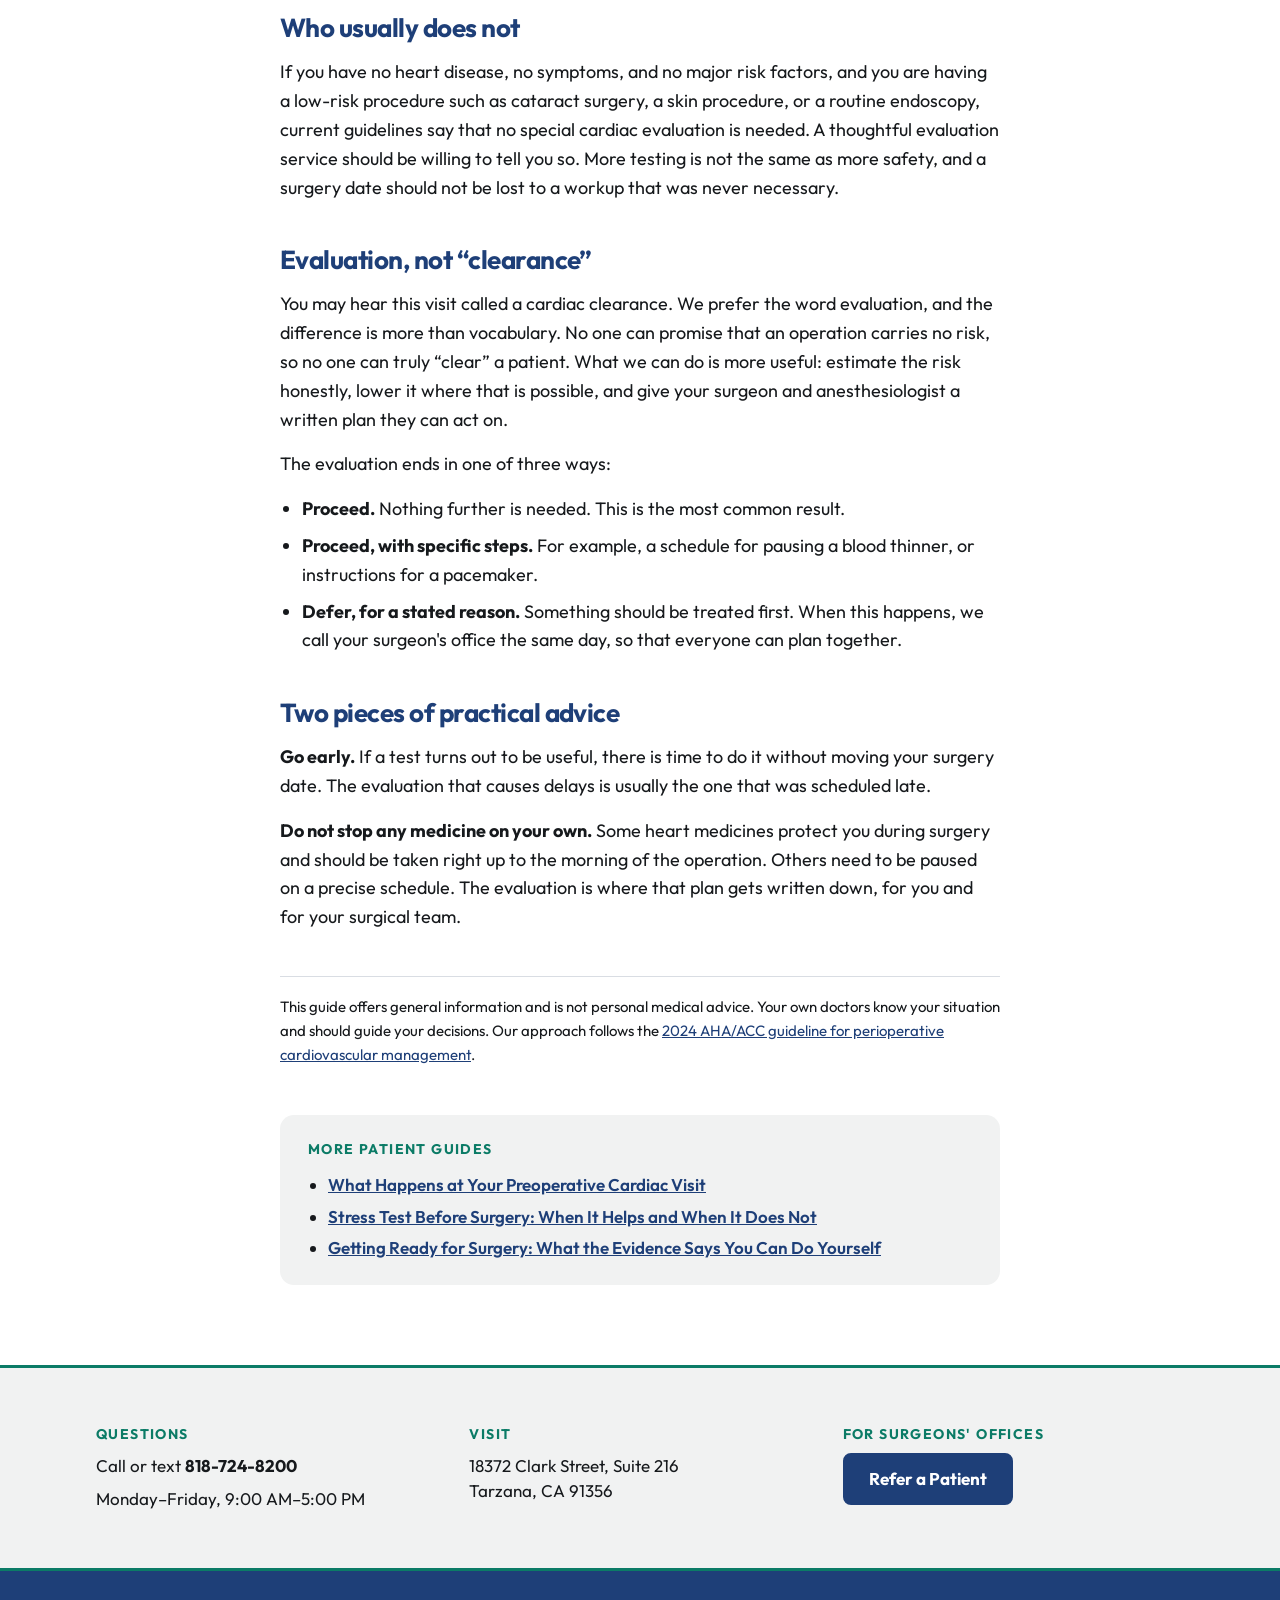
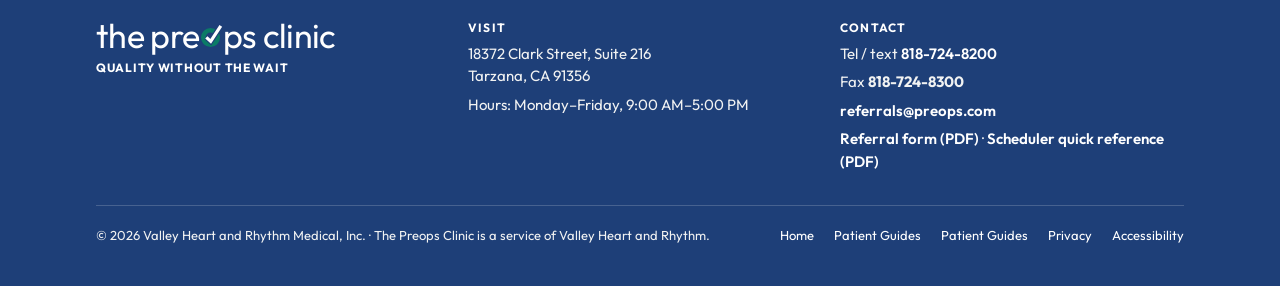
<file: guides/cardiac-evaluation-before-surgery.html>
<!doctype html>
<html lang="en">
<head>
<meta charset="utf-8">
<meta name="viewport" content="width=device-width, initial-scale=1, viewport-fit=cover">
<title>Do I Need a Cardiac Evaluation Before Surgery? | The Preops Clinic</title>
<meta name="description" content="Why surgeons ask for a cardiac evaluation before an operation, who needs one, who usually does not, and what the result means. From The Preops Clinic in Tarzana, CA.">
<link rel="canonical" href="https://www.preops.com/guides/cardiac-evaluation-before-surgery.html">
<meta name="robots" content="index, follow, max-snippet:-1">
<meta property="og:type" content="article">
<meta property="og:site_name" content="The Preops Clinic">
<meta property="og:title" content="Do I Need a Cardiac Evaluation Before Surgery?">
<meta property="og:description" content="Why surgeons ask for a cardiac evaluation before an operation, who needs one, who usually does not, and what the result means. From The Preops Clinic in Tarzana, CA.">
<meta property="og:url" content="https://www.preops.com/guides/cardiac-evaluation-before-surgery.html">
<script type="application/ld+json">
{
  "@context": "https://schema.org",
  "@type": "MedicalWebPage",
  "@id": "https://www.preops.com/guides/cardiac-evaluation-before-surgery.html",
  "url": "https://www.preops.com/guides/cardiac-evaluation-before-surgery.html",
  "headline": "Do I Need a Cardiac Evaluation Before Surgery?",
  "description": "Why surgeons ask for a cardiac evaluation before an operation, who needs one, who usually does not, and what the result means. From The Preops Clinic in Tarzana, CA.",
  "isPartOf": {
    "@id": "https://www.preops.com/#website"
  },
  "about": {
    "@id": "https://www.preops.com/#clinic"
  },
  "author": {
    "@id": "https://www.preops.com/#physician"
  },
  "reviewedBy": {
    "@id": "https://www.preops.com/#physician"
  },
  "lastReviewed": "2026-11-12",
  "datePublished": "2026-11-12",
  "audience": {
    "@type": "Patient"
  }
}
</script>
<link rel="icon" href="/favicon.svg" type="image/svg+xml">
<link rel="preconnect" href="https://fonts.googleapis.com">
<link rel="preconnect" href="https://fonts.gstatic.com" crossorigin>
<link rel="stylesheet" href="https://fonts.googleapis.com/css2?family=Outfit:wght@400;500;600;700&display=swap">
<link rel="stylesheet" href="/styles.css">
</head>
<body>

<header class="site-header">
  <nav class="wrap nav" aria-label="Main">
    <a class="brand" href="/" aria-label="The Preops Clinic home">
      <span class="logo" role="img" aria-label="the preops clinic"><span>the pre</span><span class="logo-o">o</span><svg viewBox="0 -16 108 116" aria-hidden="true"><defs><mask id="mk-nav" maskUnits="userSpaceOnUse" x="-20" y="-40" width="160" height="180"><rect x="-20" y="-40" width="160" height="180" fill="#fff"></rect><polyline points="28,49 51,70 104,-12" fill="none" stroke="#000" stroke-width="29" stroke-linejoin="miter" stroke-miterlimit="10"></polyline></mask></defs><circle class="ring" cx="50" cy="50" r="38" fill="none" stroke-width="24" mask="url(#mk-nav)"></circle><polyline class="check" points="28,49 51,70 104,-12" fill="none" stroke-width="17" stroke-linejoin="miter" stroke-miterlimit="10"></polyline></svg><span>ps clinic</span></span>
      <span class="logo-sub">A Service of Valley Heart and Rhythm</span>
    </a>
    <div class="nav-links">
      <a href="/#how">How It Works</a>
      <a href="/#offices">For Offices</a>
      <a href="/#patients">For Patients</a>
      <a href="/guides/">Guides</a>
      <a href="/#insurance">Insurance</a>
      <a href="/about.html">About</a>
    </div>
    <div class="nav-cta">
      <a class="btn btn--green btn--small" href="https://hipaa.jotform.com/263140964269160" target="_blank" rel="noopener"><span class="btn-who">Patients</span>Request a Visit</a>
      <a class="btn btn--navy btn--small" href="/#refer"><span class="btn-who">Referring Physicians</span>Refer a Patient</a>
    </div>
    <details class="nav-menu">
      <summary>Menu</summary>
      <ul>
        <li><a href="/#how">How It Works</a></li>
        <li><a href="/#offices">For Offices</a></li>
        <li><a href="/#patients">For Patients</a></li>
        <li><a href="/guides/">Guides</a></li>
        <li><a href="/#insurance">Insurance</a></li>
        <li><a href="/about.html">About</a></li>
      </ul>
    </details>
  </nav>
</header>

<main>
  <section class="band band--off">
    <div class="wrap"><div class="article-head">
      <div class="eyebrow"><a href="/guides/">Patient Guides</a></div>
      <h1>Do I Need a Cardiac Evaluation Before Surgery?</h1>
      <p class="lede">If your surgeon has asked for a cardiac evaluation, it does not mean something is wrong with your heart. It means your surgical team wants one question answered carefully before the day of surgery, while there is still time to act on the answer.</p>
      <p class="byline">By <a href="/about.html">Menachem Wakslak, MD</a>, board-certified cardiologist · Reviewed November 2026</p>
    </div></div>
  </section>

  <section class="band">
    <div class="wrap">
      <article class="article">
<h2>Why surgeons ask</h2>
<p>An operation asks more of the heart than an ordinary day does. Anesthesia, shifts in blood pressure and fluids, and the body's response to healing all add to its workload for a few days. Most hearts handle this without difficulty. The purpose of a cardiac evaluation is to find the people for whom a little preparation makes surgery safer, and to say plainly when no preparation is needed.</p>
<p>A good evaluation answers three questions:</p>
<ul>
<li><strong>Is there a heart condition that should be treated first?</strong> This is uncommon, and it is far better to learn it now than in the operating room.</li>
<li><strong>What is the level of risk for this patient and this operation?</strong> The answer should be an honest estimate, not a guess.</li>
<li><strong>What is the plan?</strong> Which medicines to continue, which to pause and when, and what the surgical team should know about a pacemaker, a defibrillator, or a blood thinner.</li>
</ul>

<h2>Who usually needs one</h2>
<p>Your surgeon or primary care doctor is likely to ask for a cardiac evaluation if any of these apply to you:</p>
<ul>
<li>Known heart disease: a past heart attack, stents or bypass surgery, heart failure, a valve problem, or a rhythm problem such as atrial fibrillation</li>
<li>A pacemaker or an implanted defibrillator</li>
<li>A blood thinner or antiplatelet medicine that needs a plan around surgery</li>
<li>Symptoms such as chest discomfort, shortness of breath with activity, fainting, or palpitations</li>
<li>A heart murmur, or an abnormal electrocardiogram (ECG)</li>
<li>A stroke or mini-stroke in the recent past</li>
<li>A larger operation, when it is hard to tell how well your heart tolerates exertion</li>
</ul>

<h2>Who usually does not</h2>
<p>If you have no heart disease, no symptoms, and no major risk factors, and you are having a low-risk procedure such as cataract surgery, a skin procedure, or a routine endoscopy, current guidelines say that no special cardiac evaluation is needed. A thoughtful evaluation service should be willing to tell you so. More testing is not the same as more safety, and a surgery date should not be lost to a workup that was never necessary.</p>

<h2>Evaluation, not &ldquo;clearance&rdquo;</h2>
<p>You may hear this visit called a cardiac clearance. We prefer the word evaluation, and the difference is more than vocabulary. No one can promise that an operation carries no risk, so no one can truly &ldquo;clear&rdquo; a patient. What we can do is more useful: estimate the risk honestly, lower it where that is possible, and give your surgeon and anesthesiologist a written plan they can act on.</p>
<p>The evaluation ends in one of three ways:</p>
<ul>
<li><strong>Proceed.</strong> Nothing further is needed. This is the most common result.</li>
<li><strong>Proceed, with specific steps.</strong> For example, a schedule for pausing a blood thinner, or instructions for a pacemaker.</li>
<li><strong>Defer, for a stated reason.</strong> Something should be treated first. When this happens, we call your surgeon's office the same day, so that everyone can plan together.</li>
</ul>

<h2>Two pieces of practical advice</h2>
<p><strong>Go early.</strong> If a test turns out to be useful, there is time to do it without moving your surgery date. The evaluation that causes delays is usually the one that was scheduled late.</p>
<p><strong>Do not stop any medicine on your own.</strong> Some heart medicines protect you during surgery and should be taken right up to the morning of the operation. Others need to be paused on a precise schedule. The evaluation is where that plan gets written down, for you and for your surgical team.</p>

        <p class="article-note">This guide offers general information and is not personal medical advice. Your own doctors know your situation and should guide your decisions. Our approach follows the <a href="https://www.ahajournals.org/doi/10.1161/CIR.0000000000001285" rel="noopener">2024 AHA/ACC guideline for perioperative cardiovascular management</a>.</p>
      </article>
      <aside class="article-more"><div class="eyebrow">More patient guides</div><ul><li><a href="/guides/what-to-expect-preop-cardiac-visit.html">What Happens at Your Preoperative Cardiac Visit</a></li><li><a href="/guides/stress-test-before-surgery.html">Stress Test Before Surgery: When It Helps and When It Does Not</a></li><li><a href="/guides/getting-ready-for-surgery.html">Getting Ready for Surgery: What the Evidence Says You Can Do Yourself</a></li></ul></aside>
    </div>
  </section>

  <section class="band--tight band--off band--rule-top">
    <div class="wrap contact-grid">
      <div>
        <div class="eyebrow">Questions</div>
        <div>Call or text <strong>818-724-8200</strong></div>
        <div>Monday–Friday, 9:00 AM–5:00 PM</div>
      </div>
      <div>
        <div class="eyebrow">Visit</div>
        <div>18372 Clark Street, Suite 216<br>Tarzana, CA 91356</div>
      </div>
      <div>
        <div class="eyebrow">For surgeons' offices</div>
        <a class="btn btn--navy" href="/#refer">Refer a Patient</a>
      </div>
    </div>
  </section>

</main>

<footer class="site-footer">
  <div class="wrap">
    <div class="foot-grid">
      <div>
        <span class="logo logo--light" role="img" aria-label="the preops clinic" style="font-size: 34px"><span>the pre</span><span class="logo-o">o</span><svg viewBox="0 -16 108 116" aria-hidden="true"><defs><mask id="mk-foot" maskUnits="userSpaceOnUse" x="-20" y="-40" width="160" height="180"><rect x="-20" y="-40" width="160" height="180" fill="#fff"></rect><polyline points="28,49 51,70 104,-12" fill="none" stroke="#000" stroke-width="29" stroke-linejoin="miter" stroke-miterlimit="10"></polyline></mask></defs><circle class="ring" cx="50" cy="50" r="38" fill="none" stroke-width="24" mask="url(#mk-foot)"></circle><polyline class="check" points="28,49 51,70 104,-12" fill="none" stroke-width="17" stroke-linejoin="miter" stroke-miterlimit="10"></polyline></svg><span>ps clinic</span></span>
        <div class="foot-tag">Quality Without the Wait</div>
      </div>
      <div>
        <div class="foot-label">Visit</div>
        <div>18372 Clark Street, Suite 216<br>Tarzana, CA 91356</div>
        <div>Hours: Monday–Friday, 9:00 AM–5:00 PM</div>
      </div>
      <div>
        <div class="foot-label">Contact</div>
        <div>Tel / text <a href="tel:+18187248200">818-724-8200</a></div>
        <div>Fax <strong>818-724-8300</strong></div>
        <div><a href="mailto:referrals@preops.com">referrals@preops.com</a></div>
        <div><a href="/referral-form.pdf">Referral form (PDF)</a> · <a href="/quick-reference.pdf">Scheduler quick reference (PDF)</a></div>
      </div>
    </div>
    <div class="foot-legal">
      <div>© 2026 Valley Heart and Rhythm Medical, Inc. · The Preops Clinic is a service of Valley Heart and Rhythm.</div>
      <div class="links"><a href="/">Home</a><a href="/guides/">Patient Guides</a><a href="/guides/">Patient Guides</a><a href="/privacy.html">Privacy</a><a href="/accessibility.html">Accessibility</a></div>
    </div>
  </div>
</footer>

</body>
</html>
</file>
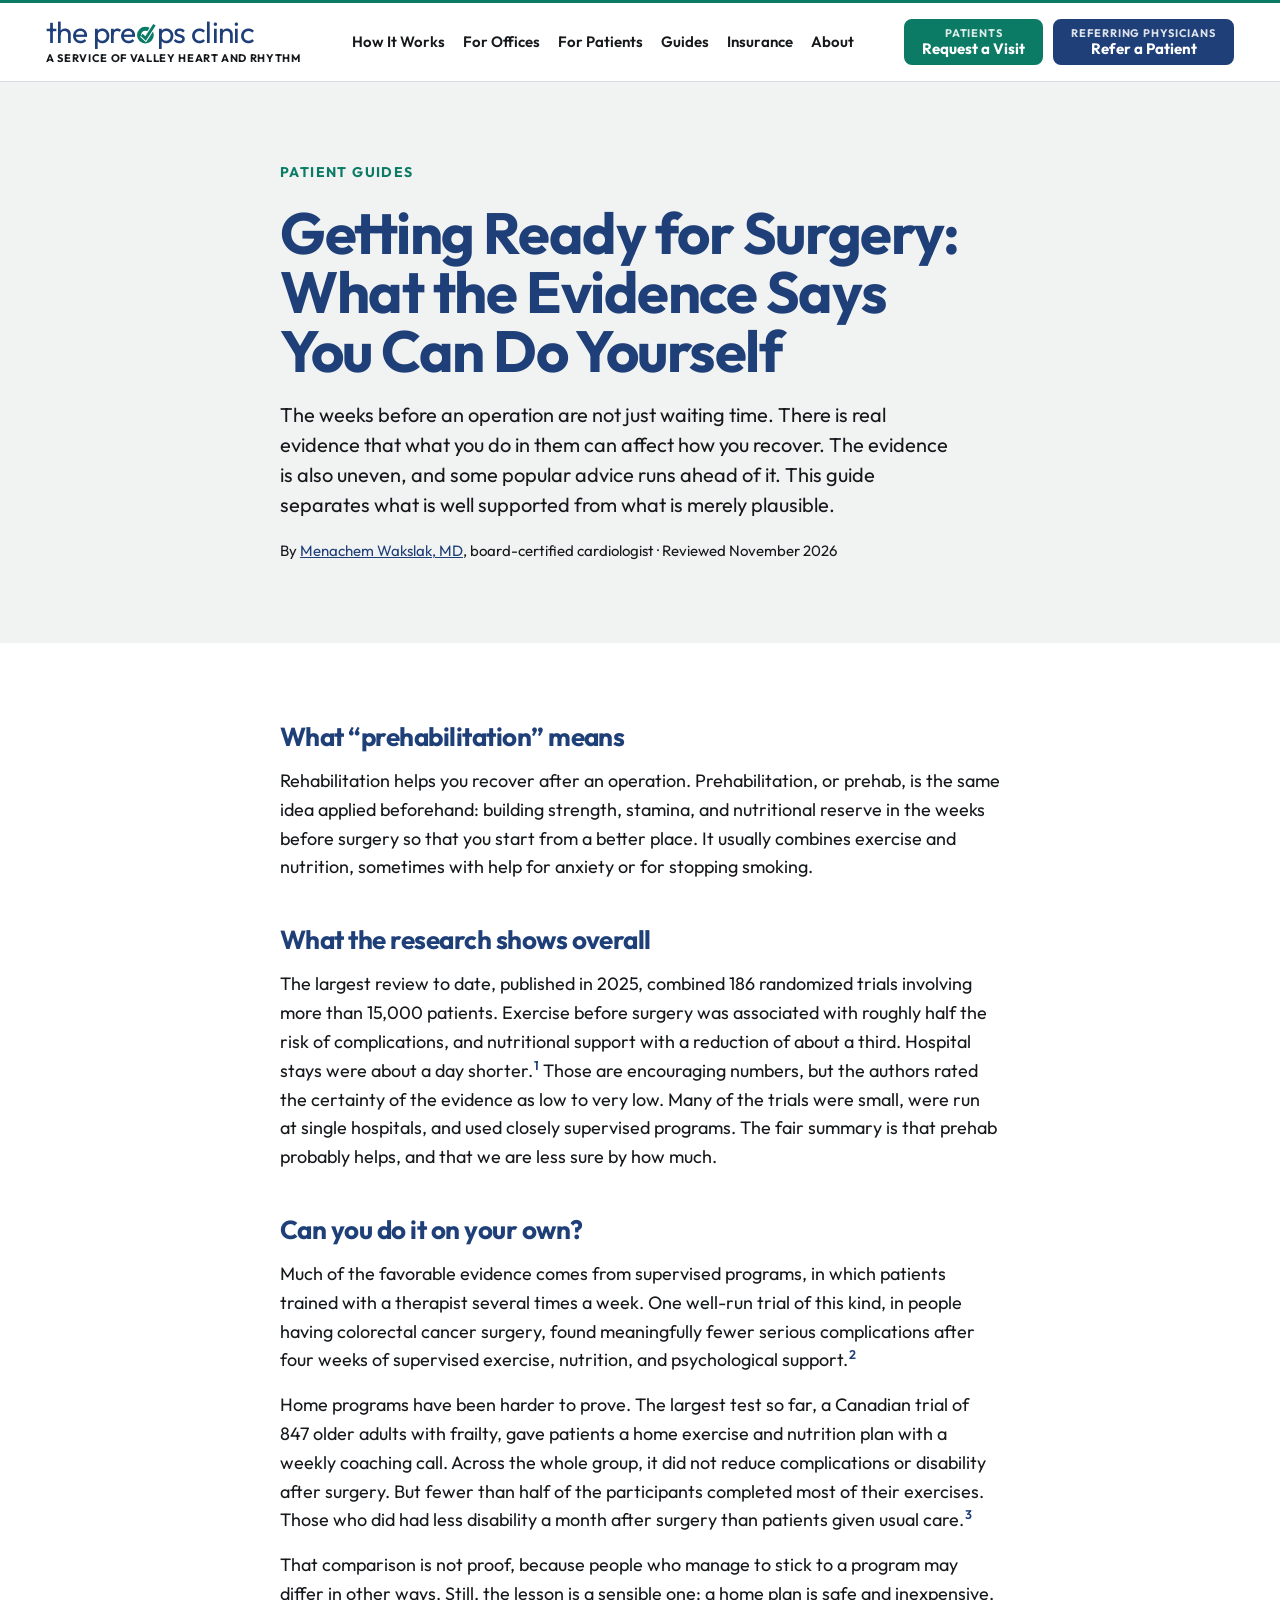
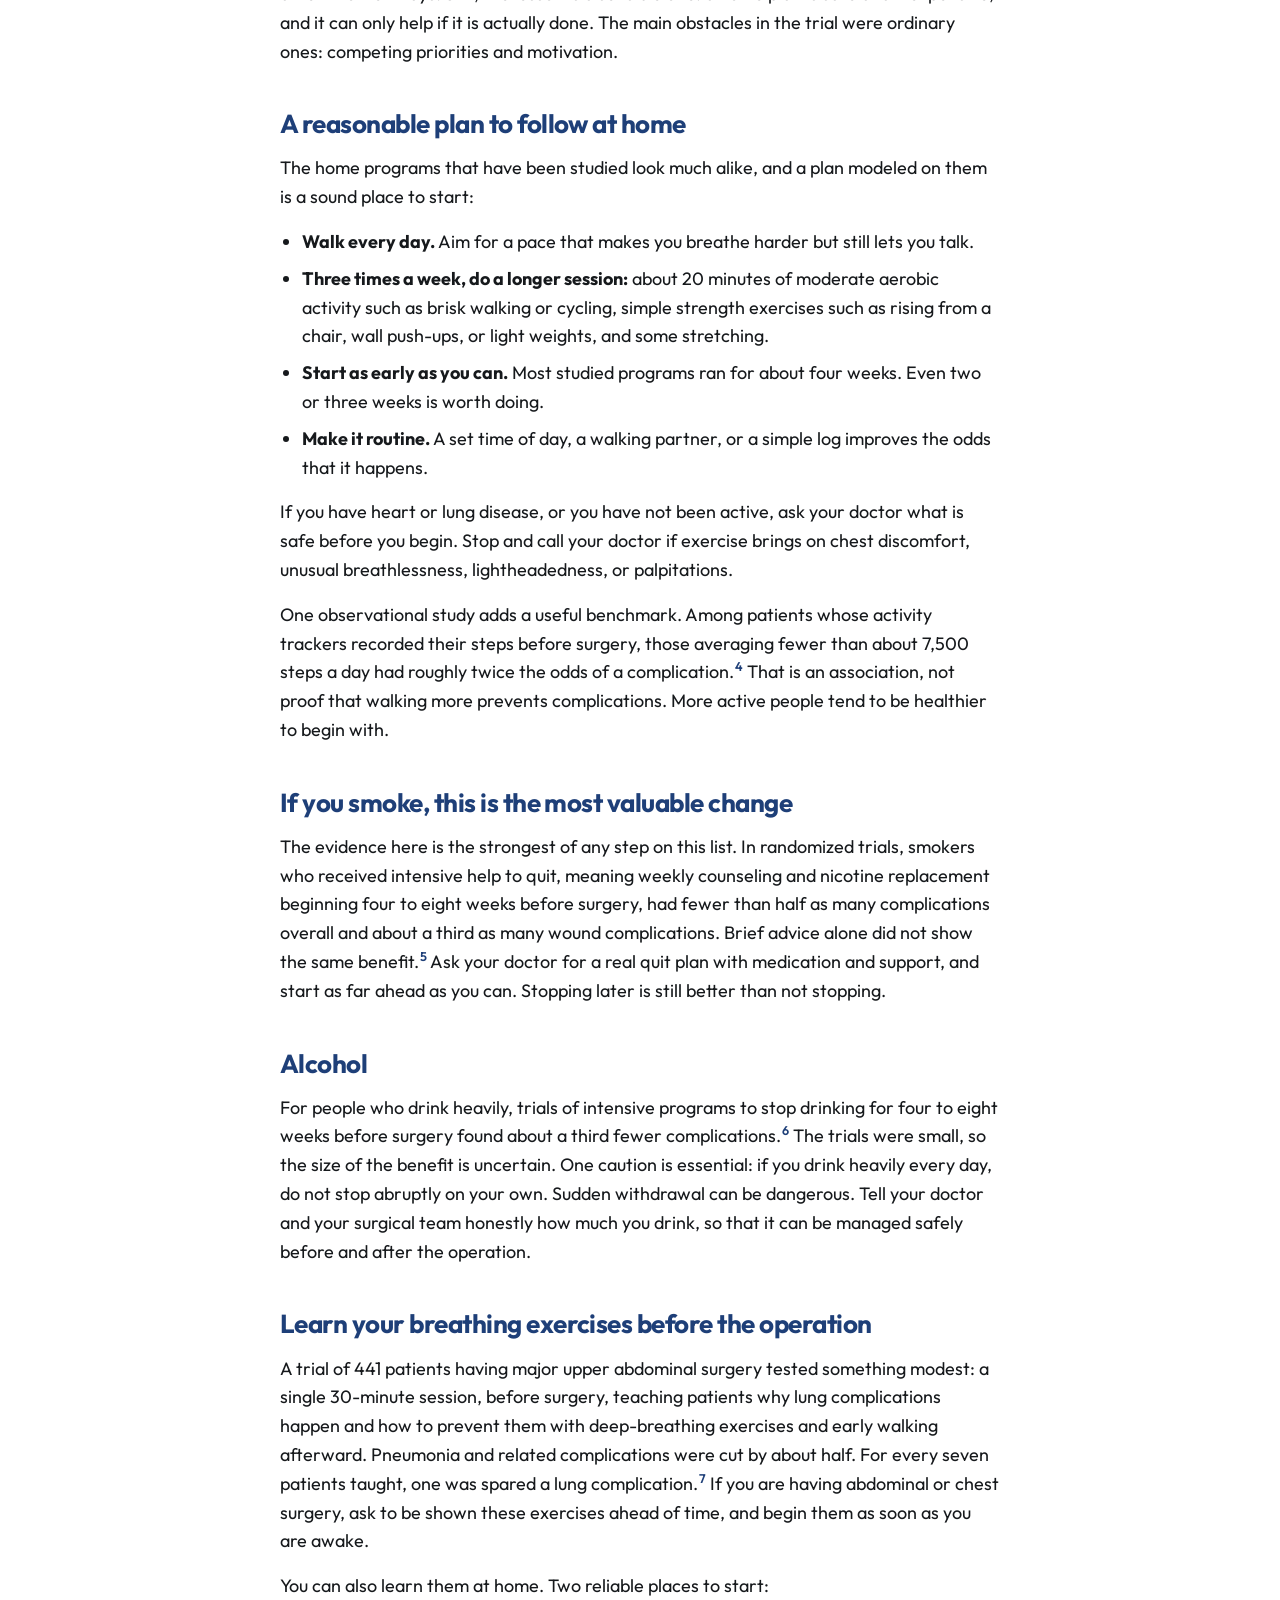
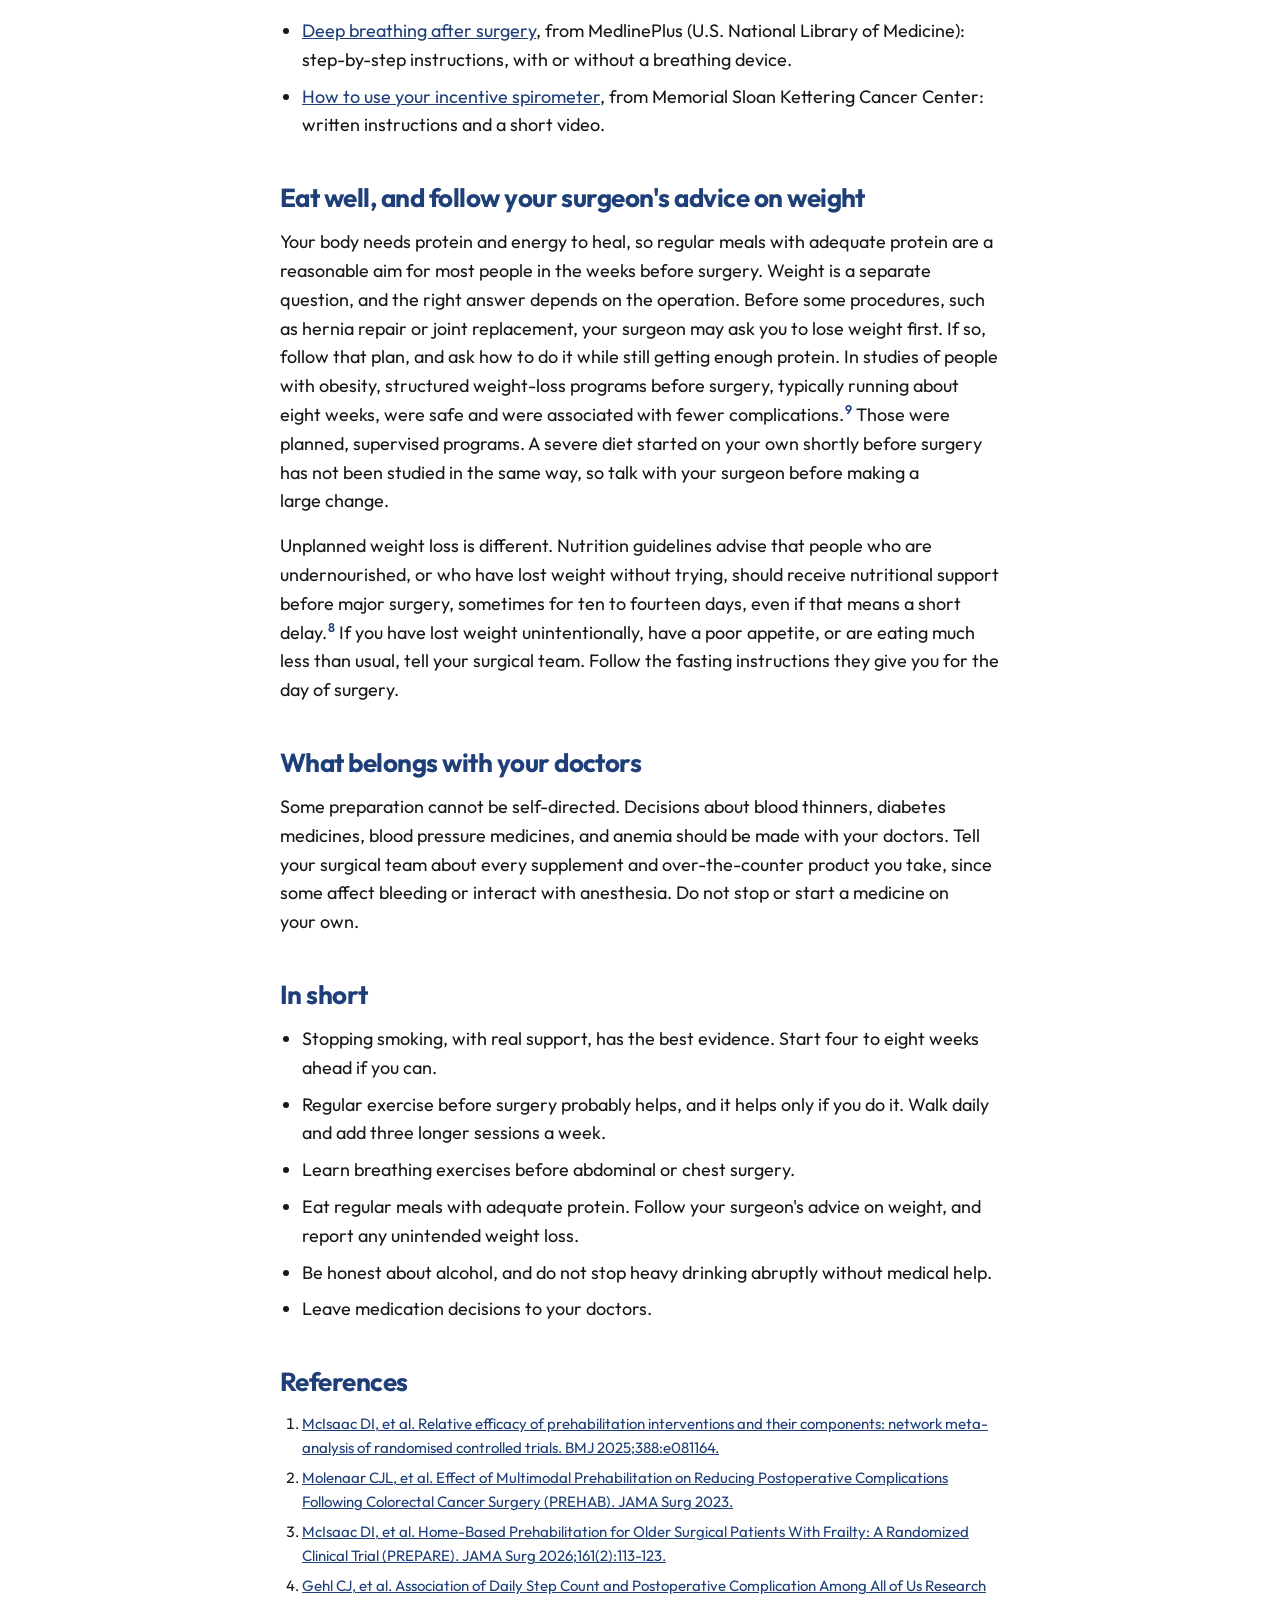
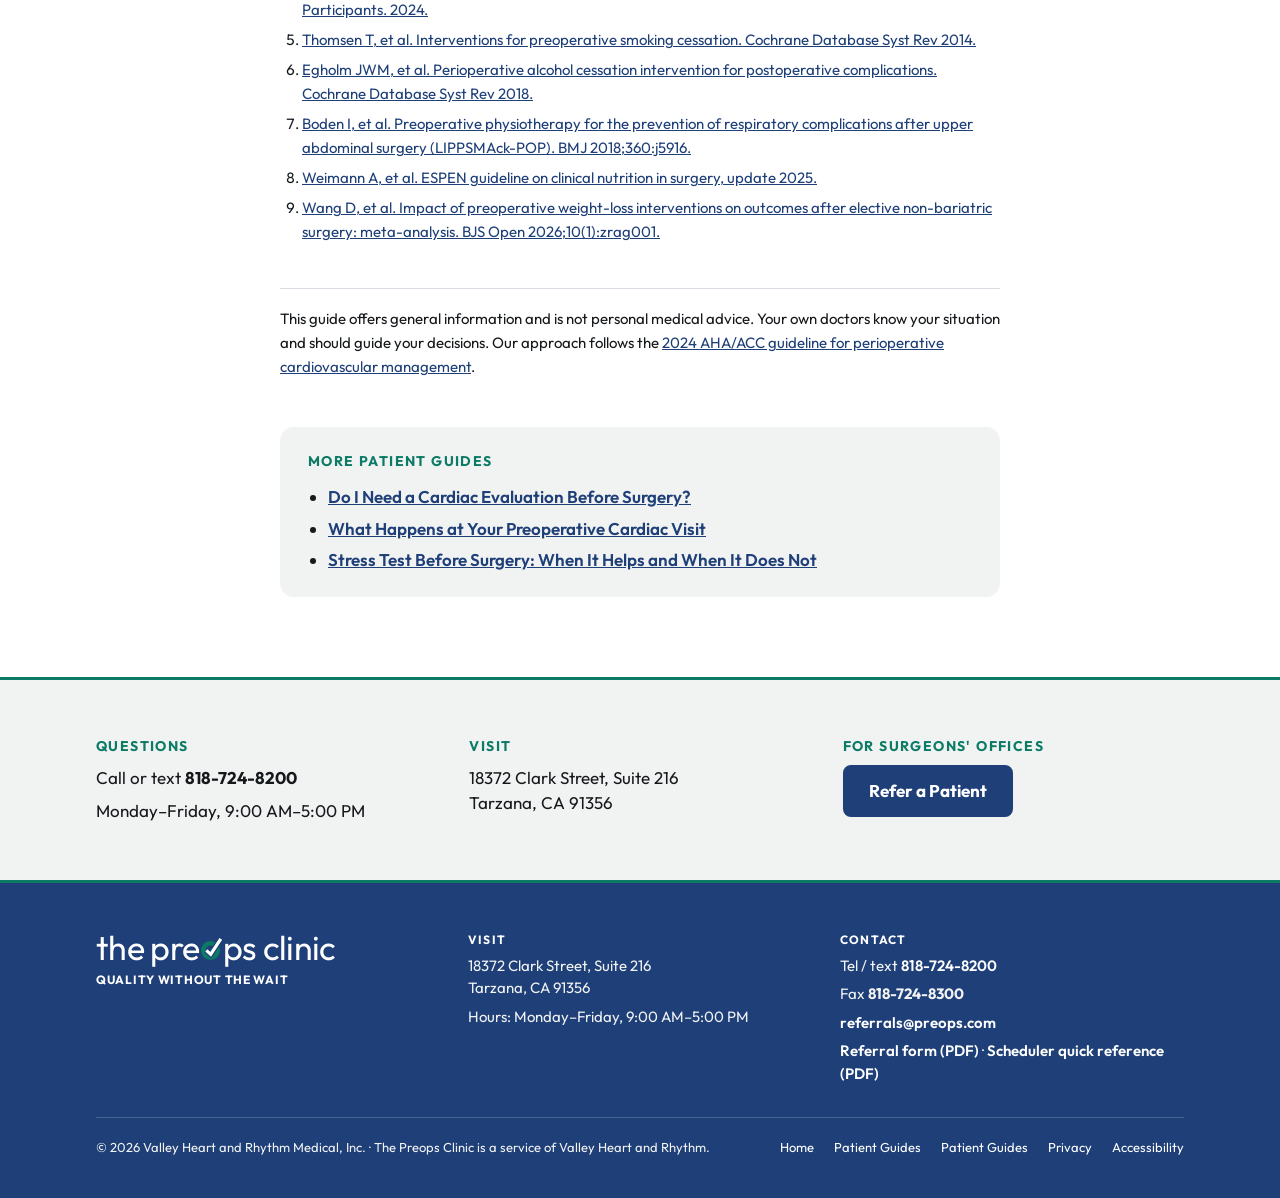
<file: guides/getting-ready-for-surgery.html>
<!doctype html>
<html lang="en">
<head>
<meta charset="utf-8">
<meta name="viewport" content="width=device-width, initial-scale=1, viewport-fit=cover">
<title>How to Prepare for Surgery: What the Evidence Supports | The Preops Clinic</title>
<meta name="description" content="What research shows about preparing your body for surgery: exercise, walking, stopping smoking, alcohol, breathing exercises, and nutrition, and how much each one helps.">
<link rel="canonical" href="https://www.preops.com/guides/getting-ready-for-surgery.html">
<meta name="robots" content="index, follow, max-snippet:-1">
<meta property="og:type" content="article">
<meta property="og:site_name" content="The Preops Clinic">
<meta property="og:title" content="Getting Ready for Surgery: What the Evidence Says You Can Do Yourself">
<meta property="og:description" content="What research shows about preparing your body for surgery: exercise, walking, stopping smoking, alcohol, breathing exercises, and nutrition, and how much each one helps.">
<meta property="og:url" content="https://www.preops.com/guides/getting-ready-for-surgery.html">
<script type="application/ld+json">
{
  "@context": "https://schema.org",
  "@type": "MedicalWebPage",
  "@id": "https://www.preops.com/guides/getting-ready-for-surgery.html",
  "url": "https://www.preops.com/guides/getting-ready-for-surgery.html",
  "headline": "Getting Ready for Surgery: What the Evidence Says You Can Do Yourself",
  "description": "What research shows about preparing your body for surgery: exercise, walking, stopping smoking, alcohol, breathing exercises, and nutrition, and how much each one helps.",
  "isPartOf": {
    "@id": "https://www.preops.com/#website"
  },
  "about": {
    "@id": "https://www.preops.com/#clinic"
  },
  "author": {
    "@id": "https://www.preops.com/#physician"
  },
  "reviewedBy": {
    "@id": "https://www.preops.com/#physician"
  },
  "lastReviewed": "2026-11-12",
  "datePublished": "2026-11-12",
  "audience": {
    "@type": "Patient"
  }
}
</script>
<link rel="icon" href="/favicon.svg" type="image/svg+xml">
<link rel="preconnect" href="https://fonts.googleapis.com">
<link rel="preconnect" href="https://fonts.gstatic.com" crossorigin>
<link rel="stylesheet" href="https://fonts.googleapis.com/css2?family=Outfit:wght@400;500;600;700&display=swap">
<link rel="stylesheet" href="/styles.css">
</head>
<body>

<header class="site-header">
  <nav class="wrap nav" aria-label="Main">
    <a class="brand" href="/" aria-label="The Preops Clinic home">
      <span class="logo" role="img" aria-label="the preops clinic"><span>the pre</span><span class="logo-o">o</span><svg viewBox="0 -16 108 116" aria-hidden="true"><defs><mask id="mk-nav" maskUnits="userSpaceOnUse" x="-20" y="-40" width="160" height="180"><rect x="-20" y="-40" width="160" height="180" fill="#fff"></rect><polyline points="28,49 51,70 104,-12" fill="none" stroke="#000" stroke-width="29" stroke-linejoin="miter" stroke-miterlimit="10"></polyline></mask></defs><circle class="ring" cx="50" cy="50" r="38" fill="none" stroke-width="24" mask="url(#mk-nav)"></circle><polyline class="check" points="28,49 51,70 104,-12" fill="none" stroke-width="17" stroke-linejoin="miter" stroke-miterlimit="10"></polyline></svg><span>ps clinic</span></span>
      <span class="logo-sub">A Service of Valley Heart and Rhythm</span>
    </a>
    <div class="nav-links">
      <a href="/#how">How It Works</a>
      <a href="/#offices">For Offices</a>
      <a href="/#patients">For Patients</a>
      <a href="/guides/">Guides</a>
      <a href="/#insurance">Insurance</a>
      <a href="/about.html">About</a>
    </div>
    <div class="nav-cta">
      <a class="btn btn--green btn--small" href="https://hipaa.jotform.com/263140964269160" target="_blank" rel="noopener"><span class="btn-who">Patients</span>Request a Visit</a>
      <a class="btn btn--navy btn--small" href="/#refer"><span class="btn-who">Referring Physicians</span>Refer a Patient</a>
    </div>
    <details class="nav-menu">
      <summary>Menu</summary>
      <ul>
        <li><a href="/#how">How It Works</a></li>
        <li><a href="/#offices">For Offices</a></li>
        <li><a href="/#patients">For Patients</a></li>
        <li><a href="/guides/">Guides</a></li>
        <li><a href="/#insurance">Insurance</a></li>
        <li><a href="/about.html">About</a></li>
      </ul>
    </details>
  </nav>
</header>

<main>
  <section class="band band--off">
    <div class="wrap"><div class="article-head">
      <div class="eyebrow"><a href="/guides/">Patient Guides</a></div>
      <h1>Getting Ready for Surgery: What the Evidence Says You Can Do Yourself</h1>
      <p class="lede">The weeks before an operation are not just waiting time. There is real evidence that what you do in them can affect how you recover. The evidence is also uneven, and some popular advice runs ahead of it. This guide separates what is well supported from what is merely plausible.</p>
      <p class="byline">By <a href="/about.html">Menachem Wakslak, MD</a>, board-certified cardiologist · Reviewed November 2026</p>
    </div></div>
  </section>

  <section class="band">
    <div class="wrap">
      <article class="article">
<h2>What &ldquo;prehabilitation&rdquo; means</h2>
<p>Rehabilitation helps you recover after an operation. Prehabilitation, or prehab, is the same idea applied beforehand: building strength, stamina, and nutritional reserve in the weeks before surgery so that you start from a better place. It usually combines exercise and nutrition, sometimes with help for anxiety or for stopping smoking.</p>

<h2>What the research shows overall</h2>
<p>The largest review to date, published in 2025, combined 186 randomized trials involving more than 15,000 patients. Exercise before surgery was associated with roughly half the risk of complications, and nutritional support with a reduction of about a third. Hospital stays were about a day shorter.<sup class="cite"><a href="#ref-1">1</a></sup> Those are encouraging numbers, but the authors rated the certainty of the evidence as low to very low. Many of the trials were small, were run at single hospitals, and used closely supervised programs. The fair summary is that prehab probably helps, and that we are less sure by how much.</p>

<h2>Can you do it on your own?</h2>
<p>Much of the favorable evidence comes from supervised programs, in which patients trained with a therapist several times a week. One well-run trial of this kind, in people having colorectal cancer surgery, found meaningfully fewer serious complications after four weeks of supervised exercise, nutrition, and psychological support.<sup class="cite"><a href="#ref-2">2</a></sup></p>
<p>Home programs have been harder to prove. The largest test so far, a Canadian trial of 847 older adults with frailty, gave patients a home exercise and nutrition plan with a weekly coaching call. Across the whole group, it did not reduce complications or disability after surgery. But fewer than half of the participants completed most of their exercises. Those who did had less disability a month after surgery than patients given usual care.<sup class="cite"><a href="#ref-3">3</a></sup></p>
<p>That comparison is not proof, because people who manage to stick to a program may differ in other ways. Still, the lesson is a sensible one: a home plan is safe and inexpensive, and it can only help if it is actually done. The main obstacles in the trial were ordinary ones: competing priorities and motivation.</p>

<h2>A reasonable plan to follow at home</h2>
<p>The home programs that have been studied look much alike, and a plan modeled on them is a sound place to start:</p>
<ul>
<li><strong>Walk every day.</strong> Aim for a pace that makes you breathe harder but still lets you talk.</li>
<li><strong>Three times a week, do a longer session:</strong> about 20 minutes of moderate aerobic activity such as brisk walking or cycling, simple strength exercises such as rising from a chair, wall push-ups, or light weights, and some stretching.</li>
<li><strong>Start as early as you can.</strong> Most studied programs ran for about four weeks. Even two or three weeks is worth doing.</li>
<li><strong>Make it routine.</strong> A set time of day, a walking partner, or a simple log improves the odds that it happens.</li>
</ul>
<p>If you have heart or lung disease, or you have not been active, ask your doctor what is safe before you begin. Stop and call your doctor if exercise brings on chest discomfort, unusual breathlessness, lightheadedness, or palpitations.</p>
<p>One observational study adds a useful benchmark. Among patients whose activity trackers recorded their steps before surgery, those averaging fewer than about 7,500 steps a day had roughly twice the odds of a complication.<sup class="cite"><a href="#ref-4">4</a></sup> That is an association, not proof that walking more prevents complications. More active people tend to be healthier to begin with.</p>

<h2>If you smoke, this is the most valuable change</h2>
<p>The evidence here is the strongest of any step on this list. In randomized trials, smokers who received intensive help to quit, meaning weekly counseling and nicotine replacement beginning four to eight weeks before surgery, had fewer than half as many complications overall and about a third as many wound complications. Brief advice alone did not show the same benefit.<sup class="cite"><a href="#ref-5">5</a></sup> Ask your doctor for a real quit plan with medication and support, and start as far ahead as you can. Stopping later is still better than not stopping.</p>

<h2>Alcohol</h2>
<p>For people who drink heavily, trials of intensive programs to stop drinking for four to eight weeks before surgery found about a third fewer complications.<sup class="cite"><a href="#ref-6">6</a></sup> The trials were small, so the size of the benefit is uncertain. One caution is essential: if you drink heavily every day, do not stop abruptly on your own. Sudden withdrawal can be dangerous. Tell your doctor and your surgical team honestly how much you drink, so that it can be managed safely before and after the operation.</p>

<h2>Learn your breathing exercises before the operation</h2>
<p>A trial of 441 patients having major upper abdominal surgery tested something modest: a single 30-minute session, before surgery, teaching patients why lung complications happen and how to prevent them with deep-breathing exercises and early walking afterward. Pneumonia and related complications were cut by about half. For every seven patients taught, one was spared a lung complication.<sup class="cite"><a href="#ref-7">7</a></sup> If you are having abdominal or chest surgery, ask to be shown these exercises ahead of time, and begin them as soon as you are awake.</p>
<p>You can also learn them at home. Two reliable places to start:</p>
<ul>
<li><a href="https://medlineplus.gov/ency/patientinstructions/000440.htm" rel="noopener">Deep breathing after surgery</a>, from MedlinePlus (U.S. National Library of Medicine): step-by-step instructions, with or without a breathing device.</li>
<li><a href="https://www.mskcc.org/cancer-care/patient-education/how-use-your-incentive-spirometer-01" rel="noopener">How to use your incentive spirometer</a>, from Memorial Sloan Kettering Cancer Center: written instructions and a short video.</li>
</ul>

<h2>Eat well, and follow your surgeon's advice on weight</h2>
<p>Your body needs protein and energy to heal, so regular meals with adequate protein are a reasonable aim for most people in the weeks before surgery. Weight is a separate question, and the right answer depends on the operation. Before some procedures, such as hernia repair or joint replacement, your surgeon may ask you to lose weight first. If so, follow that plan, and ask how to do it while still getting enough protein. In studies of people with obesity, structured weight-loss programs before surgery, typically running about eight weeks, were safe and were associated with fewer complications.<sup class="cite"><a href="#ref-9">9</a></sup> Those were planned, supervised programs. A severe diet started on your own shortly before surgery has not been studied in the same way, so talk with your surgeon before making a large change.</p>
<p>Unplanned weight loss is different. Nutrition guidelines advise that people who are undernourished, or who have lost weight without trying, should receive nutritional support before major surgery, sometimes for ten to fourteen days, even if that means a short delay.<sup class="cite"><a href="#ref-8">8</a></sup> If you have lost weight unintentionally, have a poor appetite, or are eating much less than usual, tell your surgical team. Follow the fasting instructions they give you for the day of surgery.</p>

<h2>What belongs with your doctors</h2>
<p>Some preparation cannot be self-directed. Decisions about blood thinners, diabetes medicines, blood pressure medicines, and anemia should be made with your doctors. Tell your surgical team about every supplement and over-the-counter product you take, since some affect bleeding or interact with anesthesia. Do not stop or start a medicine on your own.</p>

<h2>In short</h2>
<ul>
<li>Stopping smoking, with real support, has the best evidence. Start four to eight weeks ahead if you can.</li>
<li>Regular exercise before surgery probably helps, and it helps only if you do it. Walk daily and add three longer sessions a week.</li>
<li>Learn breathing exercises before abdominal or chest surgery.</li>
<li>Eat regular meals with adequate protein. Follow your surgeon's advice on weight, and report any unintended weight loss.</li>
<li>Be honest about alcohol, and do not stop heavy drinking abruptly without medical help.</li>
<li>Leave medication decisions to your doctors.</li>
</ul>
<h2>References</h2><ol class="article-sources"><li id="ref-1"><a href="https://www.bmj.com/content/388/bmj-2024-081164" rel="noopener">McIsaac DI, et al. Relative efficacy of prehabilitation interventions and their components: network meta-analysis of randomised controlled trials. BMJ 2025;388:e081164.</a></li><li id="ref-2"><a href="https://pubmed.ncbi.nlm.nih.gov/36988937/" rel="noopener">Molenaar CJL, et al. Effect of Multimodal Prehabilitation on Reducing Postoperative Complications Following Colorectal Cancer Surgery (PREHAB). JAMA Surg 2023.</a></li><li id="ref-3"><a href="https://jamanetwork.com/journals/jamasurgery/fullarticle/2841757" rel="noopener">McIsaac DI, et al. Home-Based Prehabilitation for Older Surgical Patients With Frailty: A Randomized Clinical Trial (PREPARE). JAMA Surg 2026;161(2):113-123.</a></li><li id="ref-4"><a href="https://pubmed.ncbi.nlm.nih.gov/38920308/" rel="noopener">Gehl CJ, et al. Association of Daily Step Count and Postoperative Complication Among All of Us Research Participants. 2024.</a></li><li id="ref-5"><a href="https://pubmed.ncbi.nlm.nih.gov/24671929/" rel="noopener">Thomsen T, et al. Interventions for preoperative smoking cessation. Cochrane Database Syst Rev 2014.</a></li><li id="ref-6"><a href="https://www.cochrane.org/evidence/CD008343_alcohol-cessation-interventions-people-undergoing-surgery" rel="noopener">Egholm JWM, et al. Perioperative alcohol cessation intervention for postoperative complications. Cochrane Database Syst Rev 2018.</a></li><li id="ref-7"><a href="https://www.bmj.com/content/360/bmj.j5916" rel="noopener">Boden I, et al. Preoperative physiotherapy for the prevention of respiratory complications after upper abdominal surgery (LIPPSMAck-POP). BMJ 2018;360:j5916.</a></li><li id="ref-8"><a href="https://espen.org/files/ESPEN-Guidelines/ESPEN-guideline-on-clinical-nutrition-in-surgery-Update-2025.pdf" rel="noopener">Weimann A, et al. ESPEN guideline on clinical nutrition in surgery, update 2025.</a></li><li id="ref-9"><a href="https://academic.oup.com/bjsopen/article/10/1/zrag001/8497443" rel="noopener">Wang D, et al. Impact of preoperative weight-loss interventions on outcomes after elective non-bariatric surgery: meta-analysis. BJS Open 2026;10(1):zrag001.</a></li></ol>
        <p class="article-note">This guide offers general information and is not personal medical advice. Your own doctors know your situation and should guide your decisions. Our approach follows the <a href="https://www.ahajournals.org/doi/10.1161/CIR.0000000000001285" rel="noopener">2024 AHA/ACC guideline for perioperative cardiovascular management</a>.</p>
      </article>
      <aside class="article-more"><div class="eyebrow">More patient guides</div><ul><li><a href="/guides/cardiac-evaluation-before-surgery.html">Do I Need a Cardiac Evaluation Before Surgery?</a></li><li><a href="/guides/what-to-expect-preop-cardiac-visit.html">What Happens at Your Preoperative Cardiac Visit</a></li><li><a href="/guides/stress-test-before-surgery.html">Stress Test Before Surgery: When It Helps and When It Does Not</a></li></ul></aside>
    </div>
  </section>

  <section class="band--tight band--off band--rule-top">
    <div class="wrap contact-grid">
      <div>
        <div class="eyebrow">Questions</div>
        <div>Call or text <strong>818-724-8200</strong></div>
        <div>Monday–Friday, 9:00 AM–5:00 PM</div>
      </div>
      <div>
        <div class="eyebrow">Visit</div>
        <div>18372 Clark Street, Suite 216<br>Tarzana, CA 91356</div>
      </div>
      <div>
        <div class="eyebrow">For surgeons' offices</div>
        <a class="btn btn--navy" href="/#refer">Refer a Patient</a>
      </div>
    </div>
  </section>

</main>

<footer class="site-footer">
  <div class="wrap">
    <div class="foot-grid">
      <div>
        <span class="logo logo--light" role="img" aria-label="the preops clinic" style="font-size: 34px"><span>the pre</span><span class="logo-o">o</span><svg viewBox="0 -16 108 116" aria-hidden="true"><defs><mask id="mk-foot" maskUnits="userSpaceOnUse" x="-20" y="-40" width="160" height="180"><rect x="-20" y="-40" width="160" height="180" fill="#fff"></rect><polyline points="28,49 51,70 104,-12" fill="none" stroke="#000" stroke-width="29" stroke-linejoin="miter" stroke-miterlimit="10"></polyline></mask></defs><circle class="ring" cx="50" cy="50" r="38" fill="none" stroke-width="24" mask="url(#mk-foot)"></circle><polyline class="check" points="28,49 51,70 104,-12" fill="none" stroke-width="17" stroke-linejoin="miter" stroke-miterlimit="10"></polyline></svg><span>ps clinic</span></span>
        <div class="foot-tag">Quality Without the Wait</div>
      </div>
      <div>
        <div class="foot-label">Visit</div>
        <div>18372 Clark Street, Suite 216<br>Tarzana, CA 91356</div>
        <div>Hours: Monday–Friday, 9:00 AM–5:00 PM</div>
      </div>
      <div>
        <div class="foot-label">Contact</div>
        <div>Tel / text <a href="tel:+18187248200">818-724-8200</a></div>
        <div>Fax <strong>818-724-8300</strong></div>
        <div><a href="mailto:referrals@preops.com">referrals@preops.com</a></div>
        <div><a href="/referral-form.pdf">Referral form (PDF)</a> · <a href="/quick-reference.pdf">Scheduler quick reference (PDF)</a></div>
      </div>
    </div>
    <div class="foot-legal">
      <div>© 2026 Valley Heart and Rhythm Medical, Inc. · The Preops Clinic is a service of Valley Heart and Rhythm.</div>
      <div class="links"><a href="/">Home</a><a href="/guides/">Patient Guides</a><a href="/guides/">Patient Guides</a><a href="/privacy.html">Privacy</a><a href="/accessibility.html">Accessibility</a></div>
    </div>
  </div>
</footer>

</body>
</html>
</file>
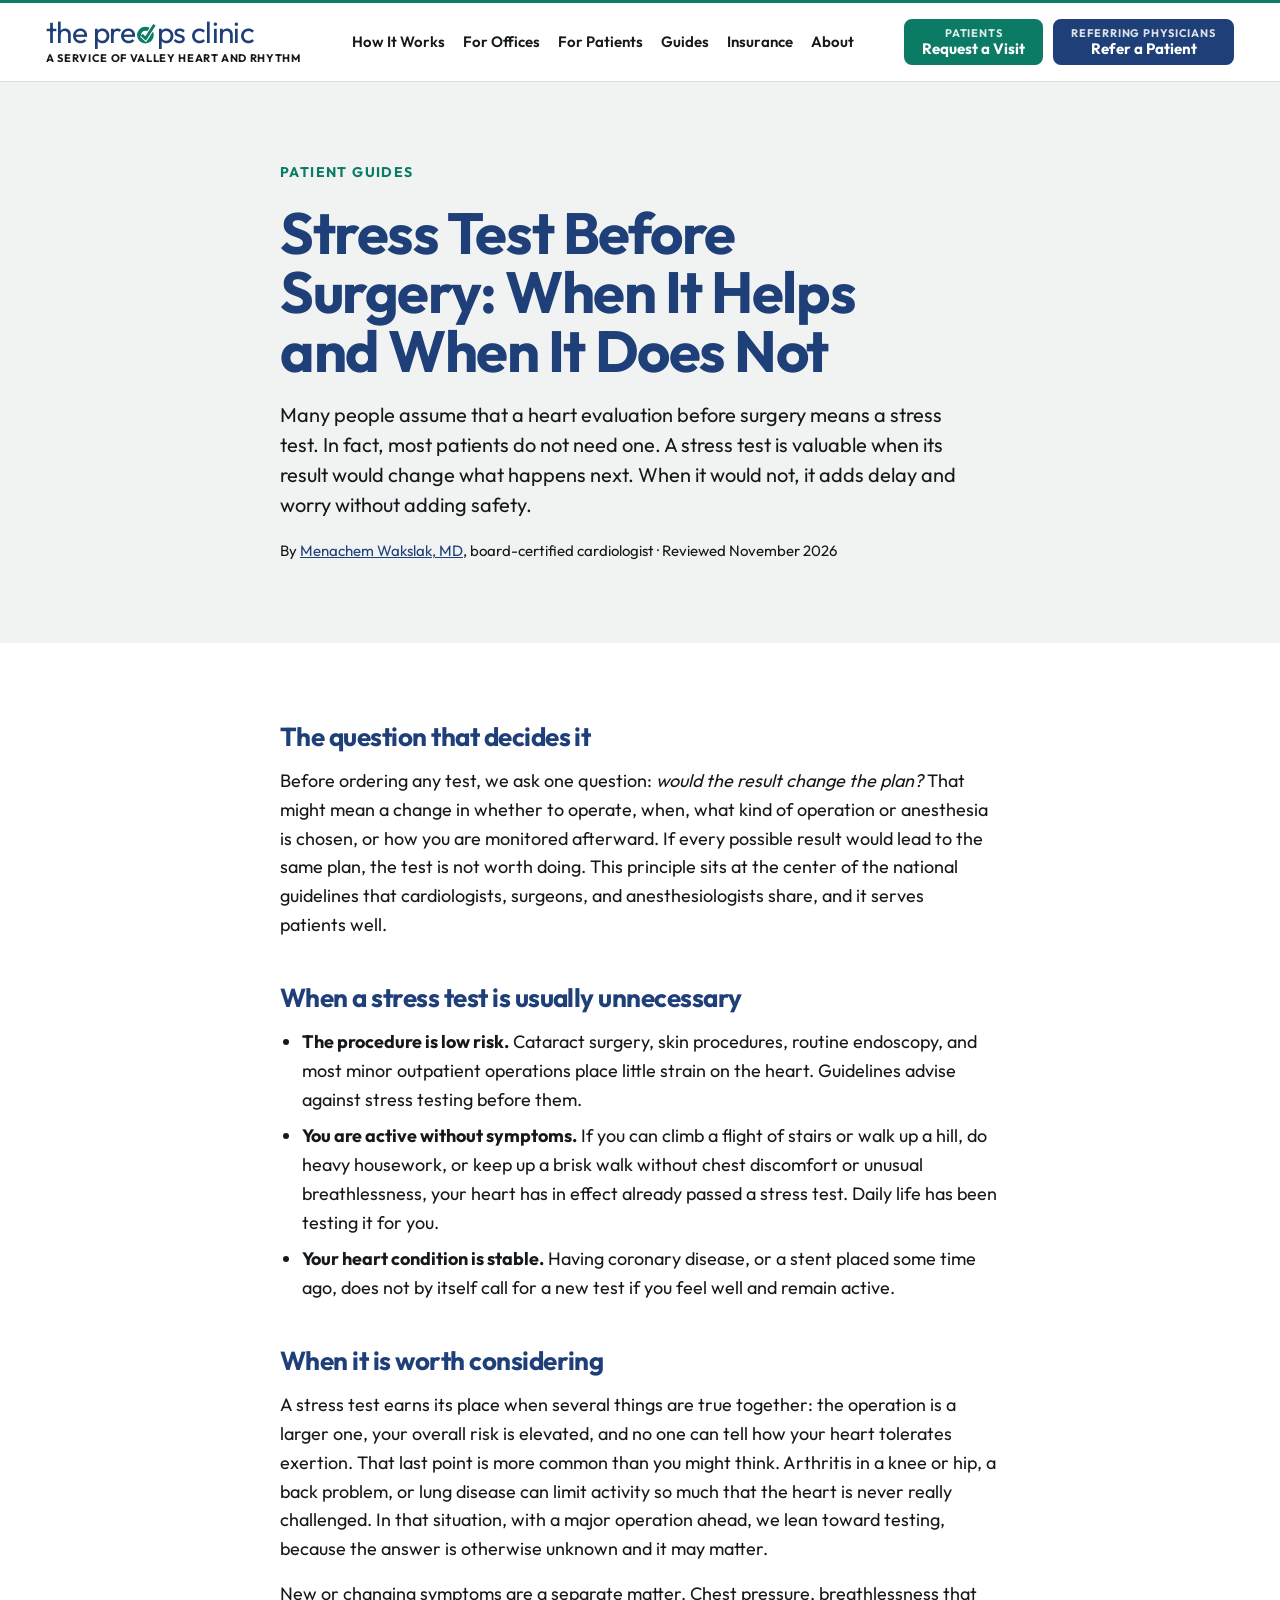
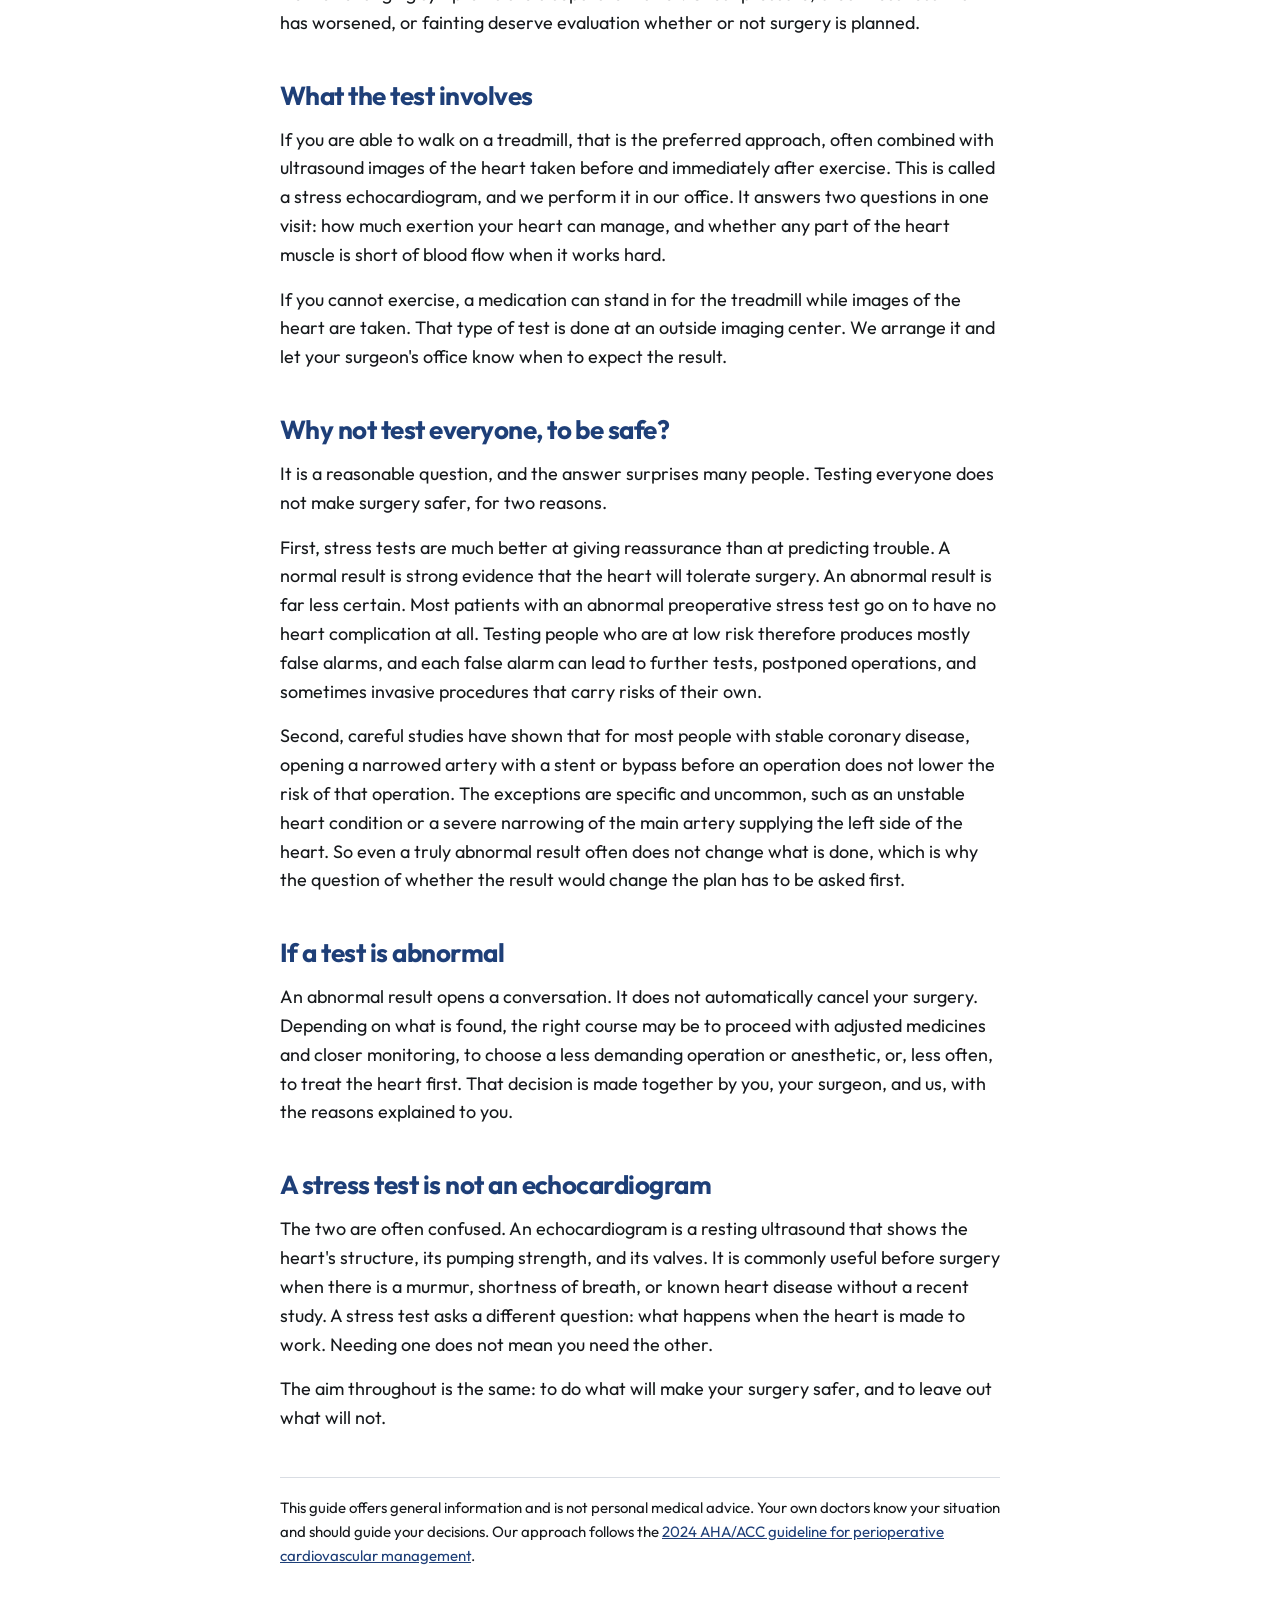
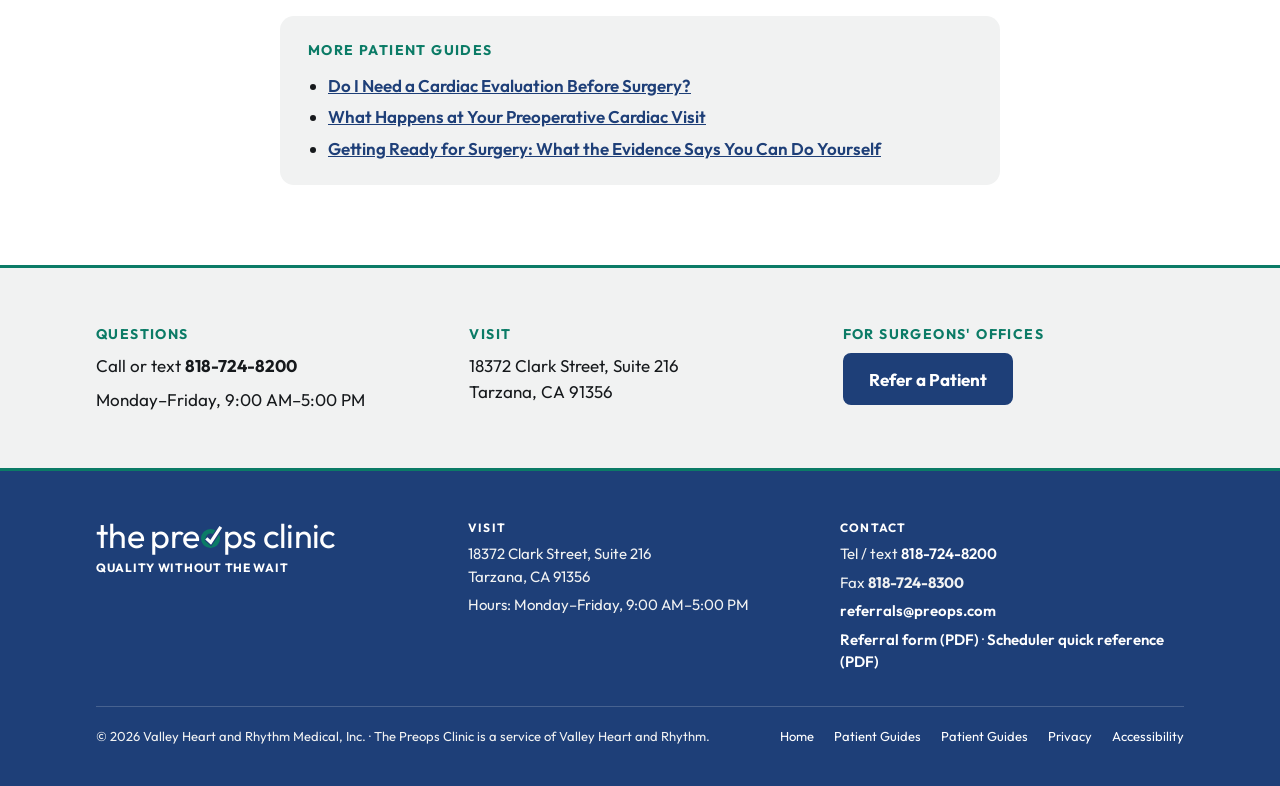
<file: guides/stress-test-before-surgery.html>
<!doctype html>
<html lang="en">
<head>
<meta charset="utf-8">
<meta name="viewport" content="width=device-width, initial-scale=1, viewport-fit=cover">
<title>Do I Need a Stress Test Before Surgery? | The Preops Clinic</title>
<meta name="description" content="Most people do not need a stress test before surgery. A cardiologist explains when a stress test changes the plan, when it only causes delay, and what happens if a result is abnormal.">
<link rel="canonical" href="https://www.preops.com/guides/stress-test-before-surgery.html">
<meta name="robots" content="index, follow, max-snippet:-1">
<meta property="og:type" content="article">
<meta property="og:site_name" content="The Preops Clinic">
<meta property="og:title" content="Stress Test Before Surgery: When It Helps and When It Does Not">
<meta property="og:description" content="Most people do not need a stress test before surgery. A cardiologist explains when a stress test changes the plan, when it only causes delay, and what happens if a result is abnormal.">
<meta property="og:url" content="https://www.preops.com/guides/stress-test-before-surgery.html">
<script type="application/ld+json">
{
  "@context": "https://schema.org",
  "@type": "MedicalWebPage",
  "@id": "https://www.preops.com/guides/stress-test-before-surgery.html",
  "url": "https://www.preops.com/guides/stress-test-before-surgery.html",
  "headline": "Stress Test Before Surgery: When It Helps and When It Does Not",
  "description": "Most people do not need a stress test before surgery. A cardiologist explains when a stress test changes the plan, when it only causes delay, and what happens if a result is abnormal.",
  "isPartOf": {
    "@id": "https://www.preops.com/#website"
  },
  "about": {
    "@id": "https://www.preops.com/#clinic"
  },
  "author": {
    "@id": "https://www.preops.com/#physician"
  },
  "reviewedBy": {
    "@id": "https://www.preops.com/#physician"
  },
  "lastReviewed": "2026-11-12",
  "datePublished": "2026-11-12",
  "audience": {
    "@type": "Patient"
  }
}
</script>
<link rel="icon" href="/favicon.svg" type="image/svg+xml">
<link rel="preconnect" href="https://fonts.googleapis.com">
<link rel="preconnect" href="https://fonts.gstatic.com" crossorigin>
<link rel="stylesheet" href="https://fonts.googleapis.com/css2?family=Outfit:wght@400;500;600;700&display=swap">
<link rel="stylesheet" href="/styles.css">
</head>
<body>

<header class="site-header">
  <nav class="wrap nav" aria-label="Main">
    <a class="brand" href="/" aria-label="The Preops Clinic home">
      <span class="logo" role="img" aria-label="the preops clinic"><span>the pre</span><span class="logo-o">o</span><svg viewBox="0 -16 108 116" aria-hidden="true"><defs><mask id="mk-nav" maskUnits="userSpaceOnUse" x="-20" y="-40" width="160" height="180"><rect x="-20" y="-40" width="160" height="180" fill="#fff"></rect><polyline points="28,49 51,70 104,-12" fill="none" stroke="#000" stroke-width="29" stroke-linejoin="miter" stroke-miterlimit="10"></polyline></mask></defs><circle class="ring" cx="50" cy="50" r="38" fill="none" stroke-width="24" mask="url(#mk-nav)"></circle><polyline class="check" points="28,49 51,70 104,-12" fill="none" stroke-width="17" stroke-linejoin="miter" stroke-miterlimit="10"></polyline></svg><span>ps clinic</span></span>
      <span class="logo-sub">A Service of Valley Heart and Rhythm</span>
    </a>
    <div class="nav-links">
      <a href="/#how">How It Works</a>
      <a href="/#offices">For Offices</a>
      <a href="/#patients">For Patients</a>
      <a href="/guides/">Guides</a>
      <a href="/#insurance">Insurance</a>
      <a href="/about.html">About</a>
    </div>
    <div class="nav-cta">
      <a class="btn btn--green btn--small" href="https://hipaa.jotform.com/263140964269160" target="_blank" rel="noopener"><span class="btn-who">Patients</span>Request a Visit</a>
      <a class="btn btn--navy btn--small" href="/#refer"><span class="btn-who">Referring Physicians</span>Refer a Patient</a>
    </div>
    <details class="nav-menu">
      <summary>Menu</summary>
      <ul>
        <li><a href="/#how">How It Works</a></li>
        <li><a href="/#offices">For Offices</a></li>
        <li><a href="/#patients">For Patients</a></li>
        <li><a href="/guides/">Guides</a></li>
        <li><a href="/#insurance">Insurance</a></li>
        <li><a href="/about.html">About</a></li>
      </ul>
    </details>
  </nav>
</header>

<main>
  <section class="band band--off">
    <div class="wrap"><div class="article-head">
      <div class="eyebrow"><a href="/guides/">Patient Guides</a></div>
      <h1>Stress Test Before Surgery: When It Helps and When It Does Not</h1>
      <p class="lede">Many people assume that a heart evaluation before surgery means a stress test. In fact, most patients do not need one. A stress test is valuable when its result would change what happens next. When it would not, it adds delay and worry without adding safety.</p>
      <p class="byline">By <a href="/about.html">Menachem Wakslak, MD</a>, board-certified cardiologist · Reviewed November 2026</p>
    </div></div>
  </section>

  <section class="band">
    <div class="wrap">
      <article class="article">
<h2>The question that decides it</h2>
<p>Before ordering any test, we ask one question: <em>would the result change the plan?</em> That might mean a change in whether to operate, when, what kind of operation or anesthesia is chosen, or how you are monitored afterward. If every possible result would lead to the same plan, the test is not worth doing. This principle sits at the center of the national guidelines that cardiologists, surgeons, and anesthesiologists share, and it serves patients well.</p>

<h2>When a stress test is usually unnecessary</h2>
<ul>
<li><strong>The procedure is low risk.</strong> Cataract surgery, skin procedures, routine endoscopy, and most minor outpatient operations place little strain on the heart. Guidelines advise against stress testing before them.</li>
<li><strong>You are active without symptoms.</strong> If you can climb a flight of stairs or walk up a hill, do heavy housework, or keep up a brisk walk without chest discomfort or unusual breathlessness, your heart has in effect already passed a stress test. Daily life has been testing it for you.</li>
<li><strong>Your heart condition is stable.</strong> Having coronary disease, or a stent placed some time ago, does not by itself call for a new test if you feel well and remain active.</li>
</ul>

<h2>When it is worth considering</h2>
<p>A stress test earns its place when several things are true together: the operation is a larger one, your overall risk is elevated, and no one can tell how your heart tolerates exertion. That last point is more common than you might think. Arthritis in a knee or hip, a back problem, or lung disease can limit activity so much that the heart is never really challenged. In that situation, with a major operation ahead, we lean toward testing, because the answer is otherwise unknown and it may matter.</p>
<p>New or changing symptoms are a separate matter. Chest pressure, breathlessness that has worsened, or fainting deserve evaluation whether or not surgery is planned.</p>

<h2>What the test involves</h2>
<p>If you are able to walk on a treadmill, that is the preferred approach, often combined with ultrasound images of the heart taken before and immediately after exercise. This is called a stress echocardiogram, and we perform it in our office. It answers two questions in one visit: how much exertion your heart can manage, and whether any part of the heart muscle is short of blood flow when it works hard.</p>
<p>If you cannot exercise, a medication can stand in for the treadmill while images of the heart are taken. That type of test is done at an outside imaging center. We arrange it and let your surgeon's office know when to expect the result.</p>

<h2>Why not test everyone, to be safe?</h2>
<p>It is a reasonable question, and the answer surprises many people. Testing everyone does not make surgery safer, for two reasons.</p>
<p>First, stress tests are much better at giving reassurance than at predicting trouble. A normal result is strong evidence that the heart will tolerate surgery. An abnormal result is far less certain. Most patients with an abnormal preoperative stress test go on to have no heart complication at all. Testing people who are at low risk therefore produces mostly false alarms, and each false alarm can lead to further tests, postponed operations, and sometimes invasive procedures that carry risks of their own.</p>
<p>Second, careful studies have shown that for most people with stable coronary disease, opening a narrowed artery with a stent or bypass before an operation does not lower the risk of that operation. The exceptions are specific and uncommon, such as an unstable heart condition or a severe narrowing of the main artery supplying the left side of the heart. So even a truly abnormal result often does not change what is done, which is why the question of whether the result would change the plan has to be asked first.</p>

<h2>If a test is abnormal</h2>
<p>An abnormal result opens a conversation. It does not automatically cancel your surgery. Depending on what is found, the right course may be to proceed with adjusted medicines and closer monitoring, to choose a less demanding operation or anesthetic, or, less often, to treat the heart first. That decision is made together by you, your surgeon, and us, with the reasons explained to you.</p>

<h2>A stress test is not an echocardiogram</h2>
<p>The two are often confused. An echocardiogram is a resting ultrasound that shows the heart's structure, its pumping strength, and its valves. It is commonly useful before surgery when there is a murmur, shortness of breath, or known heart disease without a recent study. A stress test asks a different question: what happens when the heart is made to work. Needing one does not mean you need the other.</p>
<p>The aim throughout is the same: to do what will make your surgery safer, and to leave out what will not.</p>

        <p class="article-note">This guide offers general information and is not personal medical advice. Your own doctors know your situation and should guide your decisions. Our approach follows the <a href="https://www.ahajournals.org/doi/10.1161/CIR.0000000000001285" rel="noopener">2024 AHA/ACC guideline for perioperative cardiovascular management</a>.</p>
      </article>
      <aside class="article-more"><div class="eyebrow">More patient guides</div><ul><li><a href="/guides/cardiac-evaluation-before-surgery.html">Do I Need a Cardiac Evaluation Before Surgery?</a></li><li><a href="/guides/what-to-expect-preop-cardiac-visit.html">What Happens at Your Preoperative Cardiac Visit</a></li><li><a href="/guides/getting-ready-for-surgery.html">Getting Ready for Surgery: What the Evidence Says You Can Do Yourself</a></li></ul></aside>
    </div>
  </section>

  <section class="band--tight band--off band--rule-top">
    <div class="wrap contact-grid">
      <div>
        <div class="eyebrow">Questions</div>
        <div>Call or text <strong>818-724-8200</strong></div>
        <div>Monday–Friday, 9:00 AM–5:00 PM</div>
      </div>
      <div>
        <div class="eyebrow">Visit</div>
        <div>18372 Clark Street, Suite 216<br>Tarzana, CA 91356</div>
      </div>
      <div>
        <div class="eyebrow">For surgeons' offices</div>
        <a class="btn btn--navy" href="/#refer">Refer a Patient</a>
      </div>
    </div>
  </section>

</main>

<footer class="site-footer">
  <div class="wrap">
    <div class="foot-grid">
      <div>
        <span class="logo logo--light" role="img" aria-label="the preops clinic" style="font-size: 34px"><span>the pre</span><span class="logo-o">o</span><svg viewBox="0 -16 108 116" aria-hidden="true"><defs><mask id="mk-foot" maskUnits="userSpaceOnUse" x="-20" y="-40" width="160" height="180"><rect x="-20" y="-40" width="160" height="180" fill="#fff"></rect><polyline points="28,49 51,70 104,-12" fill="none" stroke="#000" stroke-width="29" stroke-linejoin="miter" stroke-miterlimit="10"></polyline></mask></defs><circle class="ring" cx="50" cy="50" r="38" fill="none" stroke-width="24" mask="url(#mk-foot)"></circle><polyline class="check" points="28,49 51,70 104,-12" fill="none" stroke-width="17" stroke-linejoin="miter" stroke-miterlimit="10"></polyline></svg><span>ps clinic</span></span>
        <div class="foot-tag">Quality Without the Wait</div>
      </div>
      <div>
        <div class="foot-label">Visit</div>
        <div>18372 Clark Street, Suite 216<br>Tarzana, CA 91356</div>
        <div>Hours: Monday–Friday, 9:00 AM–5:00 PM</div>
      </div>
      <div>
        <div class="foot-label">Contact</div>
        <div>Tel / text <a href="tel:+18187248200">818-724-8200</a></div>
        <div>Fax <strong>818-724-8300</strong></div>
        <div><a href="mailto:referrals@preops.com">referrals@preops.com</a></div>
        <div><a href="/referral-form.pdf">Referral form (PDF)</a> · <a href="/quick-reference.pdf">Scheduler quick reference (PDF)</a></div>
      </div>
    </div>
    <div class="foot-legal">
      <div>© 2026 Valley Heart and Rhythm Medical, Inc. · The Preops Clinic is a service of Valley Heart and Rhythm.</div>
      <div class="links"><a href="/">Home</a><a href="/guides/">Patient Guides</a><a href="/guides/">Patient Guides</a><a href="/privacy.html">Privacy</a><a href="/accessibility.html">Accessibility</a></div>
    </div>
  </div>
</footer>

</body>
</html>
</file>
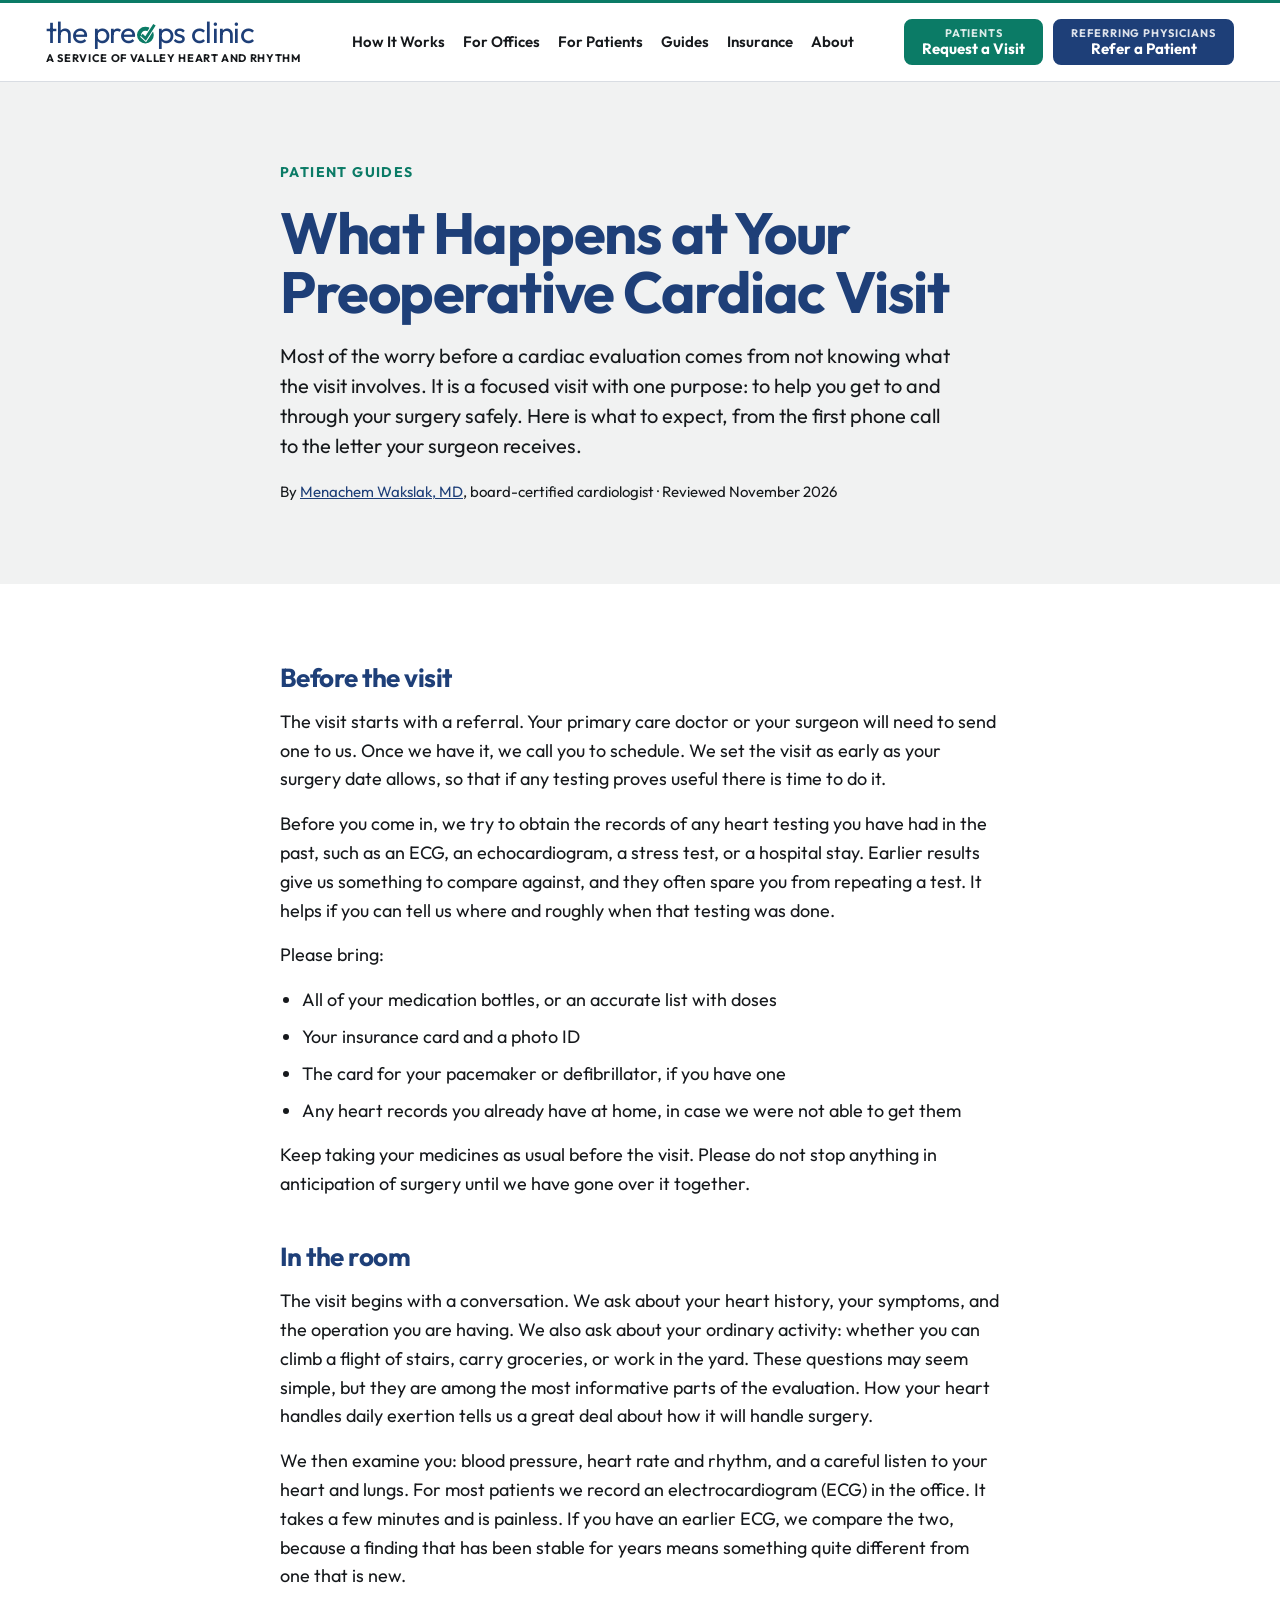
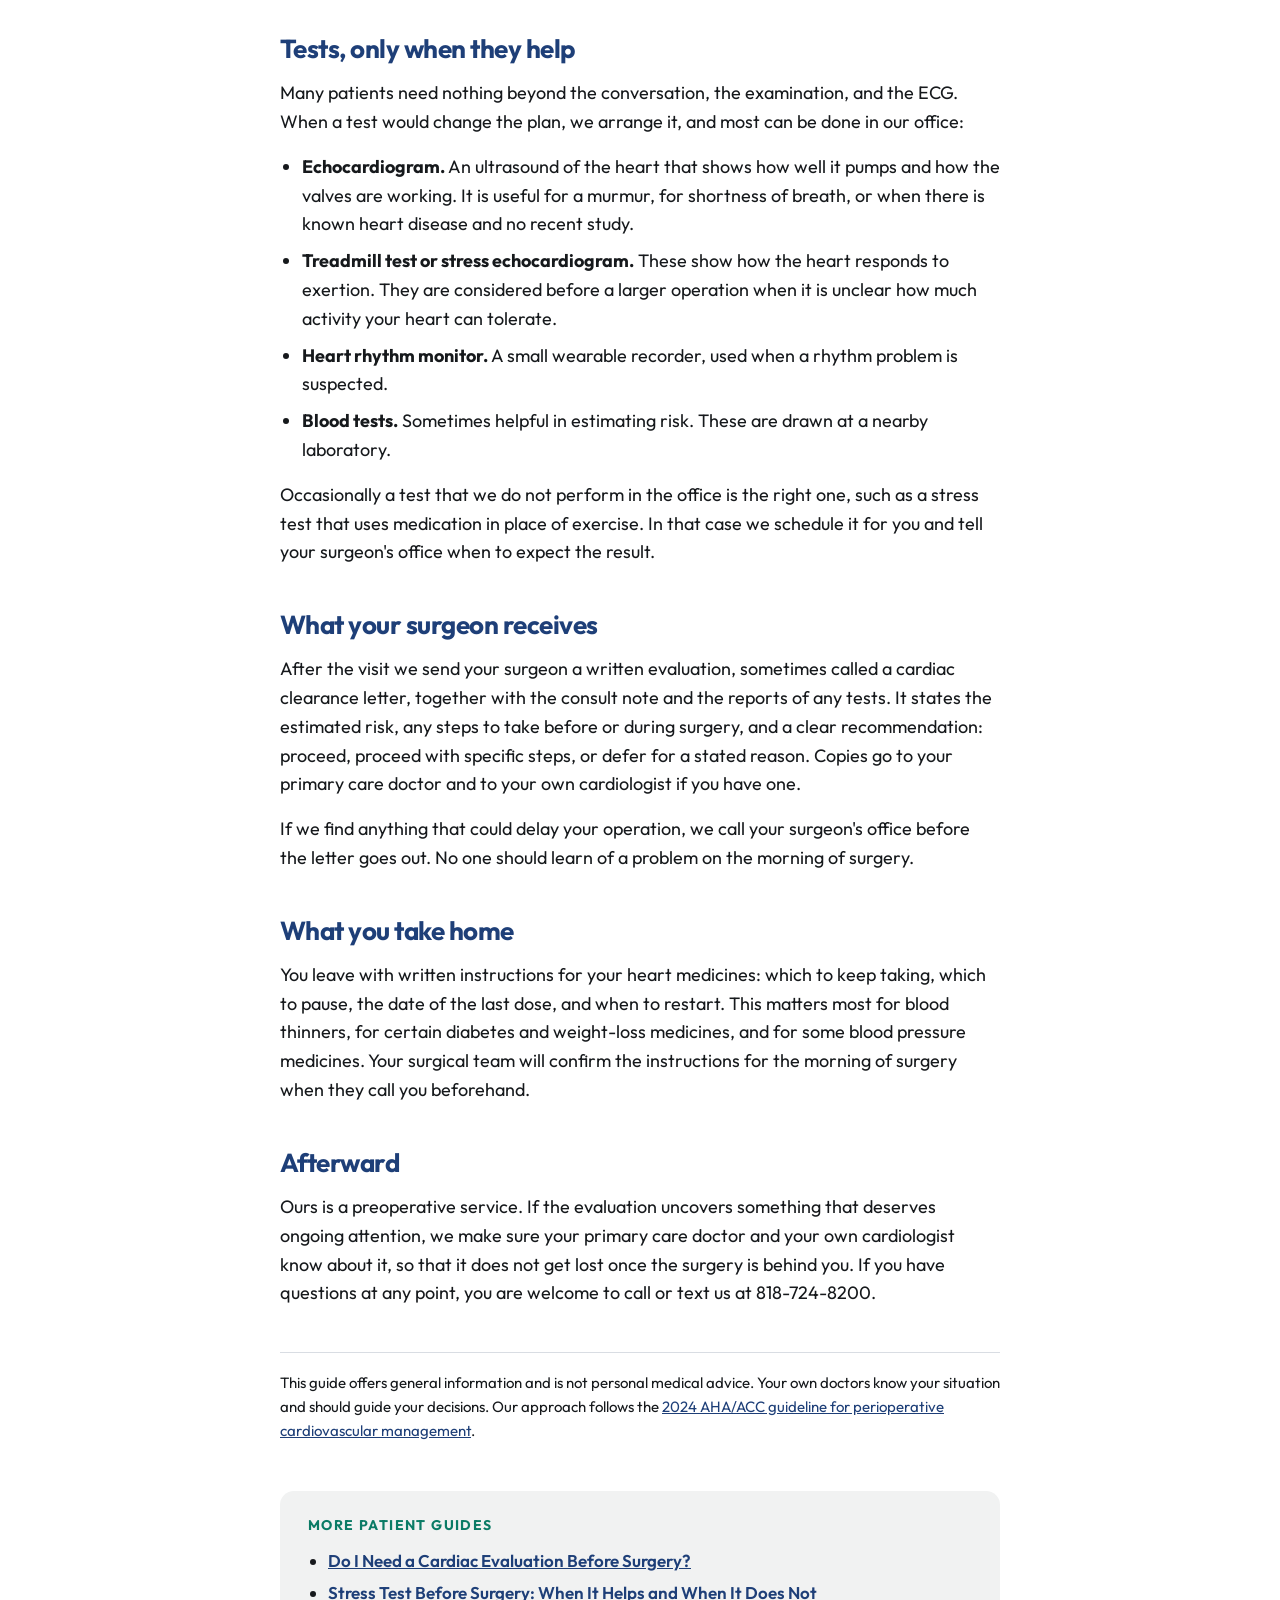
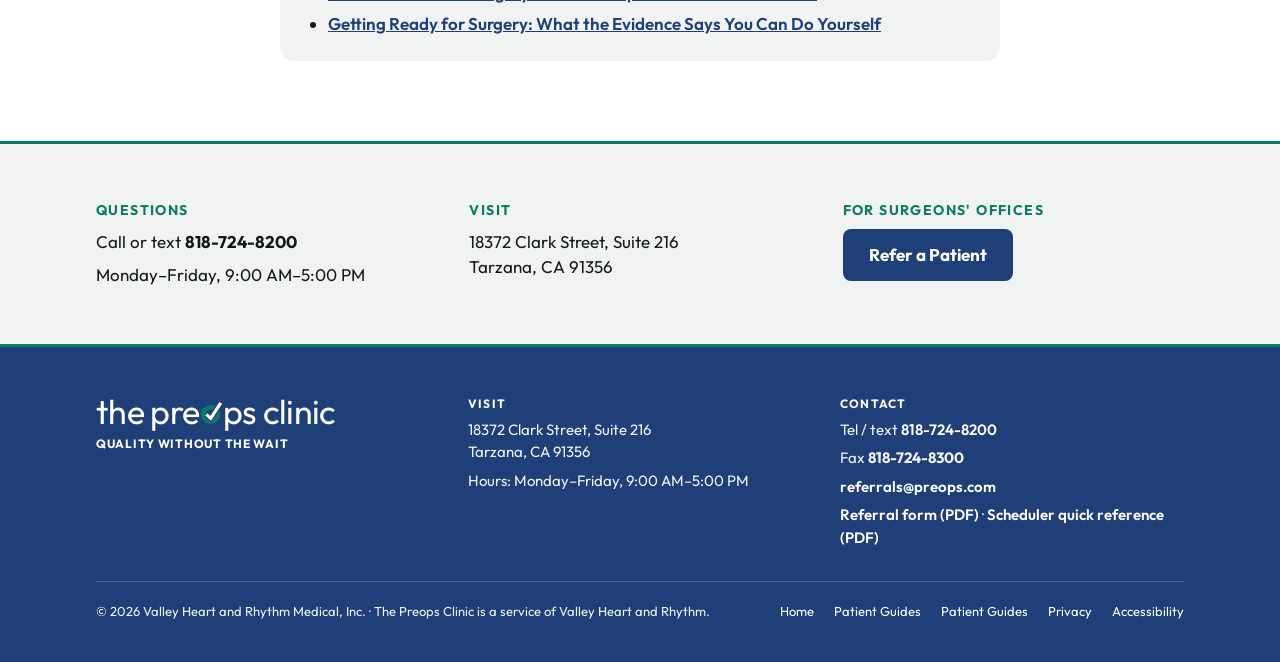
<file: guides/what-to-expect-preop-cardiac-visit.html>
<!doctype html>
<html lang="en">
<head>
<meta charset="utf-8">
<meta name="viewport" content="width=device-width, initial-scale=1, viewport-fit=cover">
<title>What to Expect at a Preoperative Cardiac Visit | The Preops Clinic</title>
<meta name="description" content="A step-by-step account of a cardiac evaluation before surgery: what to bring, what happens in the room, which tests may be done, and how the results reach your surgeon.">
<link rel="canonical" href="https://www.preops.com/guides/what-to-expect-preop-cardiac-visit.html">
<meta name="robots" content="index, follow, max-snippet:-1">
<meta property="og:type" content="article">
<meta property="og:site_name" content="The Preops Clinic">
<meta property="og:title" content="What Happens at Your Preoperative Cardiac Visit">
<meta property="og:description" content="A step-by-step account of a cardiac evaluation before surgery: what to bring, what happens in the room, which tests may be done, and how the results reach your surgeon.">
<meta property="og:url" content="https://www.preops.com/guides/what-to-expect-preop-cardiac-visit.html">
<script type="application/ld+json">
{
  "@context": "https://schema.org",
  "@type": "MedicalWebPage",
  "@id": "https://www.preops.com/guides/what-to-expect-preop-cardiac-visit.html",
  "url": "https://www.preops.com/guides/what-to-expect-preop-cardiac-visit.html",
  "headline": "What Happens at Your Preoperative Cardiac Visit",
  "description": "A step-by-step account of a cardiac evaluation before surgery: what to bring, what happens in the room, which tests may be done, and how the results reach your surgeon.",
  "isPartOf": {
    "@id": "https://www.preops.com/#website"
  },
  "about": {
    "@id": "https://www.preops.com/#clinic"
  },
  "author": {
    "@id": "https://www.preops.com/#physician"
  },
  "reviewedBy": {
    "@id": "https://www.preops.com/#physician"
  },
  "lastReviewed": "2026-11-12",
  "datePublished": "2026-11-12",
  "audience": {
    "@type": "Patient"
  }
}
</script>
<link rel="icon" href="/favicon.svg" type="image/svg+xml">
<link rel="preconnect" href="https://fonts.googleapis.com">
<link rel="preconnect" href="https://fonts.gstatic.com" crossorigin>
<link rel="stylesheet" href="https://fonts.googleapis.com/css2?family=Outfit:wght@400;500;600;700&display=swap">
<link rel="stylesheet" href="/styles.css">
</head>
<body>

<header class="site-header">
  <nav class="wrap nav" aria-label="Main">
    <a class="brand" href="/" aria-label="The Preops Clinic home">
      <span class="logo" role="img" aria-label="the preops clinic"><span>the pre</span><span class="logo-o">o</span><svg viewBox="0 -16 108 116" aria-hidden="true"><defs><mask id="mk-nav" maskUnits="userSpaceOnUse" x="-20" y="-40" width="160" height="180"><rect x="-20" y="-40" width="160" height="180" fill="#fff"></rect><polyline points="28,49 51,70 104,-12" fill="none" stroke="#000" stroke-width="29" stroke-linejoin="miter" stroke-miterlimit="10"></polyline></mask></defs><circle class="ring" cx="50" cy="50" r="38" fill="none" stroke-width="24" mask="url(#mk-nav)"></circle><polyline class="check" points="28,49 51,70 104,-12" fill="none" stroke-width="17" stroke-linejoin="miter" stroke-miterlimit="10"></polyline></svg><span>ps clinic</span></span>
      <span class="logo-sub">A Service of Valley Heart and Rhythm</span>
    </a>
    <div class="nav-links">
      <a href="/#how">How It Works</a>
      <a href="/#offices">For Offices</a>
      <a href="/#patients">For Patients</a>
      <a href="/guides/">Guides</a>
      <a href="/#insurance">Insurance</a>
      <a href="/about.html">About</a>
    </div>
    <div class="nav-cta">
      <a class="btn btn--green btn--small" href="https://hipaa.jotform.com/263140964269160" target="_blank" rel="noopener"><span class="btn-who">Patients</span>Request a Visit</a>
      <a class="btn btn--navy btn--small" href="/#refer"><span class="btn-who">Referring Physicians</span>Refer a Patient</a>
    </div>
    <details class="nav-menu">
      <summary>Menu</summary>
      <ul>
        <li><a href="/#how">How It Works</a></li>
        <li><a href="/#offices">For Offices</a></li>
        <li><a href="/#patients">For Patients</a></li>
        <li><a href="/guides/">Guides</a></li>
        <li><a href="/#insurance">Insurance</a></li>
        <li><a href="/about.html">About</a></li>
      </ul>
    </details>
  </nav>
</header>

<main>
  <section class="band band--off">
    <div class="wrap"><div class="article-head">
      <div class="eyebrow"><a href="/guides/">Patient Guides</a></div>
      <h1>What Happens at Your Preoperative Cardiac Visit</h1>
      <p class="lede">Most of the worry before a cardiac evaluation comes from not knowing what the visit involves. It is a focused visit with one purpose: to help you get to and through your surgery safely. Here is what to expect, from the first phone call to the letter your surgeon receives.</p>
      <p class="byline">By <a href="/about.html">Menachem Wakslak, MD</a>, board-certified cardiologist · Reviewed November 2026</p>
    </div></div>
  </section>

  <section class="band">
    <div class="wrap">
      <article class="article">
<h2>Before the visit</h2>
<p>The visit starts with a referral. Your primary care doctor or your surgeon will need to send one to us. Once we have it, we call you to schedule. We set the visit as early as your surgery date allows, so that if any testing proves useful there is time to do it.</p>
<p>Before you come in, we try to obtain the records of any heart testing you have had in the past, such as an ECG, an echocardiogram, a stress test, or a hospital stay. Earlier results give us something to compare against, and they often spare you from repeating a test. It helps if you can tell us where and roughly when that testing was done.</p>
<p>Please bring:</p>
<ul>
<li>All of your medication bottles, or an accurate list with doses</li>
<li>Your insurance card and a photo ID</li>
<li>The card for your pacemaker or defibrillator, if you have one</li>
<li>Any heart records you already have at home, in case we were not able to get them</li>
</ul>
<p>Keep taking your medicines as usual before the visit. Please do not stop anything in anticipation of surgery until we have gone over it together.</p>

<h2>In the room</h2>
<p>The visit begins with a conversation. We ask about your heart history, your symptoms, and the operation you are having. We also ask about your ordinary activity: whether you can climb a flight of stairs, carry groceries, or work in the yard. These questions may seem simple, but they are among the most informative parts of the evaluation. How your heart handles daily exertion tells us a great deal about how it will handle surgery.</p>
<p>We then examine you: blood pressure, heart rate and rhythm, and a careful listen to your heart and lungs. For most patients we record an electrocardiogram (ECG) in the office. It takes a few minutes and is painless. If you have an earlier ECG, we compare the two, because a finding that has been stable for years means something quite different from one that is new.</p>

<h2>Tests, only when they help</h2>
<p>Many patients need nothing beyond the conversation, the examination, and the ECG. When a test would change the plan, we arrange it, and most can be done in our office:</p>
<ul>
<li><strong>Echocardiogram.</strong> An ultrasound of the heart that shows how well it pumps and how the valves are working. It is useful for a murmur, for shortness of breath, or when there is known heart disease and no recent study.</li>
<li><strong>Treadmill test or stress echocardiogram.</strong> These show how the heart responds to exertion. They are considered before a larger operation when it is unclear how much activity your heart can tolerate.</li>
<li><strong>Heart rhythm monitor.</strong> A small wearable recorder, used when a rhythm problem is suspected.</li>
<li><strong>Blood tests.</strong> Sometimes helpful in estimating risk. These are drawn at a nearby laboratory.</li>
</ul>
<p>Occasionally a test that we do not perform in the office is the right one, such as a stress test that uses medication in place of exercise. In that case we schedule it for you and tell your surgeon's office when to expect the result.</p>

<h2>What your surgeon receives</h2>
<p>After the visit we send your surgeon a written evaluation, sometimes called a cardiac clearance letter, together with the consult note and the reports of any tests. It states the estimated risk, any steps to take before or during surgery, and a clear recommendation: proceed, proceed with specific steps, or defer for a stated reason. Copies go to your primary care doctor and to your own cardiologist if you have one.</p>
<p>If we find anything that could delay your operation, we call your surgeon's office before the letter goes out. No one should learn of a problem on the morning of surgery.</p>

<h2>What you take home</h2>
<p>You leave with written instructions for your heart medicines: which to keep taking, which to pause, the date of the last dose, and when to restart. This matters most for blood thinners, for certain diabetes and weight-loss medicines, and for some blood pressure medicines. Your surgical team will confirm the instructions for the morning of surgery when they call you beforehand.</p>

<h2>Afterward</h2>
<p>Ours is a preoperative service. If the evaluation uncovers something that deserves ongoing attention, we make sure your primary care doctor and your own cardiologist know about it, so that it does not get lost once the surgery is behind you. If you have questions at any point, you are welcome to call or text us at 818-724-8200.</p>

        <p class="article-note">This guide offers general information and is not personal medical advice. Your own doctors know your situation and should guide your decisions. Our approach follows the <a href="https://www.ahajournals.org/doi/10.1161/CIR.0000000000001285" rel="noopener">2024 AHA/ACC guideline for perioperative cardiovascular management</a>.</p>
      </article>
      <aside class="article-more"><div class="eyebrow">More patient guides</div><ul><li><a href="/guides/cardiac-evaluation-before-surgery.html">Do I Need a Cardiac Evaluation Before Surgery?</a></li><li><a href="/guides/stress-test-before-surgery.html">Stress Test Before Surgery: When It Helps and When It Does Not</a></li><li><a href="/guides/getting-ready-for-surgery.html">Getting Ready for Surgery: What the Evidence Says You Can Do Yourself</a></li></ul></aside>
    </div>
  </section>

  <section class="band--tight band--off band--rule-top">
    <div class="wrap contact-grid">
      <div>
        <div class="eyebrow">Questions</div>
        <div>Call or text <strong>818-724-8200</strong></div>
        <div>Monday–Friday, 9:00 AM–5:00 PM</div>
      </div>
      <div>
        <div class="eyebrow">Visit</div>
        <div>18372 Clark Street, Suite 216<br>Tarzana, CA 91356</div>
      </div>
      <div>
        <div class="eyebrow">For surgeons' offices</div>
        <a class="btn btn--navy" href="/#refer">Refer a Patient</a>
      </div>
    </div>
  </section>

</main>

<footer class="site-footer">
  <div class="wrap">
    <div class="foot-grid">
      <div>
        <span class="logo logo--light" role="img" aria-label="the preops clinic" style="font-size: 34px"><span>the pre</span><span class="logo-o">o</span><svg viewBox="0 -16 108 116" aria-hidden="true"><defs><mask id="mk-foot" maskUnits="userSpaceOnUse" x="-20" y="-40" width="160" height="180"><rect x="-20" y="-40" width="160" height="180" fill="#fff"></rect><polyline points="28,49 51,70 104,-12" fill="none" stroke="#000" stroke-width="29" stroke-linejoin="miter" stroke-miterlimit="10"></polyline></mask></defs><circle class="ring" cx="50" cy="50" r="38" fill="none" stroke-width="24" mask="url(#mk-foot)"></circle><polyline class="check" points="28,49 51,70 104,-12" fill="none" stroke-width="17" stroke-linejoin="miter" stroke-miterlimit="10"></polyline></svg><span>ps clinic</span></span>
        <div class="foot-tag">Quality Without the Wait</div>
      </div>
      <div>
        <div class="foot-label">Visit</div>
        <div>18372 Clark Street, Suite 216<br>Tarzana, CA 91356</div>
        <div>Hours: Monday–Friday, 9:00 AM–5:00 PM</div>
      </div>
      <div>
        <div class="foot-label">Contact</div>
        <div>Tel / text <a href="tel:+18187248200">818-724-8200</a></div>
        <div>Fax <strong>818-724-8300</strong></div>
        <div><a href="mailto:referrals@preops.com">referrals@preops.com</a></div>
        <div><a href="/referral-form.pdf">Referral form (PDF)</a> · <a href="/quick-reference.pdf">Scheduler quick reference (PDF)</a></div>
      </div>
    </div>
    <div class="foot-legal">
      <div>© 2026 Valley Heart and Rhythm Medical, Inc. · The Preops Clinic is a service of Valley Heart and Rhythm.</div>
      <div class="links"><a href="/">Home</a><a href="/guides/">Patient Guides</a><a href="/guides/">Patient Guides</a><a href="/privacy.html">Privacy</a><a href="/accessibility.html">Accessibility</a></div>
    </div>
  </div>
</footer>

</body>
</html>
</file>
<file: styles.css>
/* The Preops Clinic — preops.com
   Layout: one centered 1120px column; full-width color bands; two-column hero.
   Brand (from The Preops Clinic Style Guide): Navy, Green, Black, White, Off-White; Outfit. */
:root {
  --navy: #1e3f78;
  --green: #0b7b66;
  --ink: #16191c;
  --paper: #ffffff;
  --off: #f1f2f2;
  --tint: #eef2f8;
  --rule: #d9dde3;
  --on-navy: #f1f2f2;
  --font: 'Outfit', 'Segoe UI', system-ui, -apple-system, sans-serif;
  --radius: 8px;
  --gutter-l: max(16px, env(safe-area-inset-left, 0px));
  --gutter-r: max(16px, env(safe-area-inset-right, 0px));
  color-scheme: light;
}

* { box-sizing: border-box; }
[hidden] { display: none !important; }
html { -webkit-text-size-adjust: 100%; scroll-behavior: smooth; }
@media (prefers-reduced-motion: reduce) { html { scroll-behavior: auto; } }
body {
  margin: 0;
  font-family: var(--font);
  font-size: 17px;
  line-height: 1.5;
  color: var(--ink);
  background: var(--paper);
}
img, svg { max-width: 100%; }
a { color: var(--navy); }
a:hover { color: var(--green); }
:focus-visible { outline: 3px solid var(--green); outline-offset: 2px; }
h1, h2, h3 { margin: 0; color: var(--navy); line-height: 1.08; letter-spacing: -0.02em; text-wrap: balance; }
h1 { font-size: clamp(38px, 5.2vw, 58px); font-weight: 700; line-height: 1.02; letter-spacing: -0.025em; }
h2 { font-size: clamp(30px, 3.6vw, 40px); font-weight: 700; }
h3 { font-size: 22px; font-weight: 600; color: var(--ink); }
p { margin: 0; text-wrap: pretty; }
ul { margin: 0; }

.wrap {
  max-width: 1120px;
  margin: 0 auto;
  padding-left: var(--gutter-l);
  padding-right: var(--gutter-r);
}
.wrap > * { min-width: 0; }

.eyebrow {
  font-size: 14px;
  font-weight: 700;
  letter-spacing: 0.1em;
  text-transform: uppercase;
  color: var(--green);
}
.band-navy .eyebrow { color: var(--on-navy); }

/* Logo lockup: text wordmark with the ring-check "o".
   Replace the <span class="logo"> contents with the final SVG from the designer when you have it. */
.logo {
  display: inline-flex;
  align-items: baseline;
  gap: 0.045em;
  font-size: 30px;
  font-weight: 400;
  line-height: 1;
  letter-spacing: -0.02em;
  color: var(--navy);
  white-space: nowrap;
  text-decoration: none;
  position: relative;
}
/* The ring-check stands in for the letter "o". This keeps the real letter in the page text
   (for search engines and copy/paste) without showing it. */
.logo-o { position: absolute; width: 1px; height: 1px; overflow: hidden; clip-path: inset(50%); white-space: nowrap; }
.logo svg { height: 0.65em; width: 0.605em; flex: 0 0 auto; overflow: visible; }
.logo .ring { stroke: var(--green); }
.logo .check { stroke: var(--green); }
.logo--light { color: var(--paper); }
.logo--light .check { stroke: var(--paper); }
.logo-sub {
  font-size: 11px;
  font-weight: 700;
  letter-spacing: 0.06em;
  text-transform: uppercase;
  color: var(--ink);
}

/* Buttons */
.btn {
  display: inline-flex;
  align-items: center;
  justify-content: center;
  min-height: 52px;
  padding: 0 24px;
  border-radius: var(--radius);
  font: inherit;
  font-weight: 700;
  font-size: 17px;
  text-decoration: none;
  text-align: center;
  cursor: pointer;
  border: 2px solid transparent;
}
.btn--navy { background: var(--navy); color: var(--paper); border-color: var(--navy); }
.btn--navy:hover { background: #17315e; border-color: #17315e; color: var(--paper); }
.btn--green { background: var(--green); color: var(--paper); border-color: var(--green); }
.btn--green:hover { background: #09604f; border-color: #09604f; color: var(--paper); }
.btn--outline { background: var(--paper); color: var(--navy); border-color: var(--navy); }
.btn--outline:hover { background: var(--tint); color: var(--navy); }
.btn--white { background: var(--paper); color: var(--navy); border-color: var(--paper); }
.btn--white:hover { background: var(--off); color: var(--navy); }
.btn--ghost { background: transparent; color: var(--paper); border-color: var(--paper); }
.btn--ghost:hover { background: rgba(255,255,255,0.1); color: var(--paper); }
.btn--small { min-height: 46px; padding: 0 20px; font-size: 15px; }

/* Header */
.site-header {
  border-top: 3px solid var(--green);
  border-bottom: 1px solid var(--rule);
  background: var(--paper);
}
.nav {
  max-width: 1220px;
  min-height: 78px;
  display: flex;
  align-items: center;
  justify-content: space-between;
  flex-wrap: wrap;
  gap: 12px 24px;
  padding-block: 10px;
}
.brand { display: inline-flex; flex-direction: column; gap: 3px; text-decoration: none; }
.nav-links { display: flex; align-items: center; gap: 22px; flex-wrap: wrap; font-size: 15px; font-weight: 600; }
.nav-links a { color: var(--ink); text-decoration: none; }
.nav-links a:hover { color: var(--green); }
.nav-links a[aria-current="page"] { color: var(--navy); border-bottom: 2px solid var(--green); padding-bottom: 2px; }
.nav-cta { display: flex; align-items: center; gap: 18px; flex-wrap: wrap; }
.nav-phone { font-size: 16px; font-weight: 700; color: var(--navy); text-decoration: none; }
.nav-menu { display: none; }
@media (max-width: 760px) {
  .nav-links { display: none; }
  .nav-menu { display: block; width: 100%; }
  .nav-menu summary { list-style: none; cursor: pointer; font-weight: 700; color: var(--navy); font-size: 15px; padding: 6px 0; }
  .nav-menu summary::-webkit-details-marker { display: none; }
  .nav-menu summary::after { content: " ▾"; }
  .nav-menu[open] summary::after { content: " ▴"; }
  .nav-menu ul { list-style: none; padding: 0; margin: 6px 0 4px; display: flex; flex-direction: column; gap: 10px; font-size: 16px; font-weight: 600; }
  .nav-menu a { color: var(--ink); text-decoration: none; }
}

/* Bands and sections */
.band { padding-block: 80px; }
.band--tight { padding-block: 56px; }
.band--off { background: var(--off); }
.band--tint { background: var(--tint); }
.band-navy { background: var(--navy); color: var(--on-navy); border-top: 3px solid var(--green); }
.band-navy h2, .band-navy h3 { color: var(--paper); }
.band-navy p { color: var(--on-navy); }
.band-navy a { color: var(--paper); }
.band-navy a.btn--white, .band-navy a.btn--white:hover { color: var(--navy); }
.band--rule-top { border-top: 3px solid var(--green); }
.section-head { display: flex; flex-direction: column; gap: 10px; max-width: 680px; }
.lede { font-size: 20px; max-width: 560px; }
@media (max-width: 760px) { .band { padding-block: 56px; } .lede { font-size: 18px; } }

/* Hero */
.hero { padding-block: 72px 64px; }
.hero-grid {
  display: grid;
  grid-template-columns: repeat(auto-fit, minmax(min(440px, 100%), 1fr));
  gap: 48px;
  align-items: center;
}
.hero-copy { display: flex; flex-direction: column; gap: 24px; }
.cta-row { display: flex; gap: 14px; flex-wrap: wrap; }

/* Two starting points: patients (green) and doctors' offices (navy) */
.paths { display: grid; grid-template-columns: repeat(auto-fit, minmax(min(230px, 100%), 1fr)); gap: 14px; }
.path {
  display: flex;
  flex-direction: column;
  gap: 10px;
  background: var(--paper);
  border: 1px solid var(--rule);
  border-top: 4px solid var(--navy);
  border-radius: 14px;
  padding: 20px;
}
.path--patient { border-top-color: var(--green); }
.path-who { font-size: 20px; font-weight: 700; color: var(--navy); line-height: 1.2; white-space: nowrap; }
.path--patient .path-who { color: var(--green); }
.path > p:not(.path-call) { font-size: 15px; margin: 0; flex: 1; }
.path .btn { width: 100%; padding: 0 8px; font-size: 16px; white-space: nowrap; }
.path-more { font-size: 14px; font-weight: 600; color: var(--navy); text-align: center; }
.btn-who { display: block; font-size: 11px; font-weight: 700; letter-spacing: 0.08em; text-transform: uppercase; opacity: 0.85; }
.nav-cta .btn { flex-direction: column; line-height: 1.15; padding: 4px 16px; }
.nav-cta { gap: 10px; }
.path-call { font-size: 14px; text-align: center; margin: 0; flex: 0 0 auto; }
.path-call a { color: var(--navy); font-weight: 700; white-space: nowrap; }
.nav-phone { display: none; }
.nav-links { gap: 18px; }
@media (max-width: 760px) {
  .nav-cta { width: 100%; display: grid; grid-template-columns: 1fr 1fr; }
  .nav-cta .btn { padding: 4px 8px; }
}
.audience { align-self: flex-start; font-size: 12px; font-weight: 700; letter-spacing: 0.1em; text-transform: uppercase; color: var(--paper); background: var(--navy); border-radius: 999px; padding: 4px 12px; margin-bottom: 4px; }
.patient-exit { font-size: 14px; text-align: center; border-top: 1px solid var(--rule); padding-top: 14px; margin: 0; }
.patient-exit a { color: var(--green); font-weight: 700; }
.cta-row .btn { flex: 1 1 auto; }

/* Refer panel */
.refer {
  display: flex;
  flex-direction: column;
  gap: 18px;
  background: var(--paper);
  border: 1px solid var(--rule);
  border-top: 4px solid var(--green);
  border-radius: 14px;
  padding: 28px;
  box-shadow: 0 10px 30px rgba(30, 63, 120, 0.08);
}
.refer-head { display: flex; flex-direction: column; gap: 4px; }
.refer-head .title { font-size: 22px; font-weight: 700; color: var(--navy); }
.refer-head .sub { font-size: 14px; }
.ways { display: grid; gap: 12px; }
.way {
  display: grid;
  grid-template-columns: 92px 1fr;
  gap: 4px 14px;
  align-items: baseline;
  padding: 12px 14px;
  border: 1.5px solid var(--rule);
  border-radius: var(--radius);
}
.way--primary { border-color: var(--navy); background: var(--tint); }
.way .label { font-size: 12px; font-weight: 700; letter-spacing: 0.1em; text-transform: uppercase; color: var(--ink); }
.way .value { font-size: 22px; font-weight: 700; color: var(--navy); letter-spacing: -0.01em; font-variant-numeric: tabular-nums; word-break: break-word; }
.way .value--text { font-size: 17px; font-weight: 600; }
.way .note { grid-column: 2; font-size: 13px; }
.refer .btn { width: 100%; }
.refer-foot { font-size: 13px; text-align: center; }

/* Online referral form section (JotForm HIPAA) */
.form-band { background: var(--paper); }
.form-band .form-slot { background: var(--off); }
.form-grid {
  display: grid;
  grid-template-columns: minmax(0, 1fr) minmax(0, 1.4fr);
  gap: 48px;
  align-items: start;
}
.form-grid > * { min-width: 0; }
.form-grid .col-copy p { font-size: 17px; max-width: 420px; }
.form-slot { background: var(--paper); border: 1px solid var(--rule); border-top: 4px solid var(--green); border-radius: 14px; padding: 12px; }
.form-slot iframe { display: block; width: 100%; border: 0; }
.form-launcher { display: flex; flex-direction: column; align-items: center; gap: 16px; padding: 36px 22px; text-align: center; }
.form-launcher p { margin: 0; font-size: 17px; max-width: 380px; }
.form-launcher .small { font-size: 14px; color: #4a5160; }
.form-launcher .btn { width: min(100%, 360px); }
.form-mount { position: relative; padding-top: 34px; }
.form-close {
  position: absolute; top: 2px; right: 6px;
  background: none; border: 0; padding: 6px 8px; cursor: pointer;
  font: inherit; font-size: 14px; color: var(--navy); text-decoration: underline;
}
.form-close:hover { color: var(--green); }
@media (max-width: 900px) { .form-grid { grid-template-columns: 1fr; gap: 28px; } }
@media (max-width: 480px) { .way { grid-template-columns: 1fr; } .way .note { grid-column: 1; } .refer { padding: 22px; } }

/* Trust strip */
.strip { border-bottom: 1px solid var(--rule); }
.strip-grid {
  display: grid;
  grid-template-columns: repeat(auto-fit, minmax(min(240px, 100%), 1fr));
  gap: 16px 32px;
  padding-block: 24px;
}
.tick { display: flex; align-items: center; gap: 10px; font-size: 15px; font-weight: 600; }
.tick svg { width: 18px; height: 18px; flex: 0 0 18px; }

/* Steps */
.steps {
  display: grid;
  grid-template-columns: repeat(auto-fit, minmax(min(300px, 100%), 1fr));
  gap: 32px;
}
.step { display: flex; flex-direction: column; gap: 14px; padding-top: 22px; border-top: 3px solid var(--navy); }
.step--done { border-top-color: var(--green); }
.step .num { font-size: 14px; font-weight: 700; letter-spacing: 0.1em; color: var(--navy); }
.step--done .num { color: var(--green); }
.step p { font-size: 16px; }
.stack { display: flex; flex-direction: column; gap: 40px; }

/* Offices */
.two-col {
  display: grid;
  grid-template-columns: repeat(auto-fit, minmax(min(420px, 100%), 1fr));
  gap: 56px;
  align-items: start;
}
.two-col > * { min-width: 0; }
.col-copy { display: flex; flex-direction: column; gap: 22px; }
.col-copy p { font-size: 18px; max-width: 480px; }
.col-copy .small { font-size: 15px; }
.points {
  list-style: none;
  padding: 0;
  display: grid;
  grid-template-columns: repeat(auto-fit, minmax(min(220px, 100%), 1fr));
  gap: 24px 28px;
}
.points li { display: flex; flex-direction: column; gap: 6px; padding-top: 14px; border-top: 2px solid var(--green); }
.points .t { font-size: 19px; font-weight: 600; color: var(--paper); }
.points p { font-size: 16px; }

/* Patients */
.cards {
  display: grid;
  grid-template-columns: repeat(auto-fit, minmax(min(300px, 100%), 1fr));
  gap: 24px;
}
.card { display: flex; flex-direction: column; gap: 12px; padding: 28px; background: var(--off); border-radius: 14px; }
.band--off .card { background: var(--paper); border: 1px solid var(--rule); }
.card h3 { font-size: 20px; color: var(--navy); }
.card ul { padding-left: 18px; font-size: 16px; display: flex; flex-direction: column; gap: 6px; }
.inline-cta { display: flex; gap: 14px; flex-wrap: wrap; align-items: center; font-size: 16px; }

/* Insurance / About teaser */
.split {
  display: grid;
  grid-template-columns: repeat(auto-fit, minmax(min(360px, 100%), 1fr));
  gap: 32px;
  align-items: center;
}
.split > * { min-width: 0; }
.split h2 { font-size: 30px; }
.split .body { display: flex; flex-direction: column; gap: 8px; font-size: 17px; }

/* About page */
.about-intro { display: flex; flex-direction: column; gap: 22px; }
.about-intro h1 { font-size: clamp(36px, 4.6vw, 52px); max-width: 760px; }
.about-intro .lede { max-width: 720px; }
.source { font-size: 14px; }
.about-grid {
  display: grid;
  grid-template-columns: repeat(auto-fit, minmax(min(380px, 100%), 1fr));
  gap: 48px;
  align-items: start;
}
.about-grid > * { min-width: 0; }
.about-grid h2 { font-size: 34px; }
.prose { display: flex; flex-direction: column; gap: 16px; font-size: 17px; }
.commitments {
  display: grid;
  grid-template-columns: repeat(auto-fit, minmax(min(300px, 100%), 1fr));
  gap: 32px;
}
.commitments > div { display: flex; flex-direction: column; gap: 8px; padding-top: 16px; border-top: 2px solid var(--green); }
.commitments h3 { font-size: 20px; }
.commitments p { font-size: 16px; }
.bio-head { display: flex; flex-direction: column; gap: 10px; }
.bio-head .role { font-size: 16px; font-weight: 600; }
.photo {
  display: block; width: 100%; max-width: 360px; height: auto; aspect-ratio: 4 / 5;
  object-fit: cover; object-position: 50% 30%; border-radius: 12px; background: var(--off); margin-top: 20px;
}
.contact-grid {
  display: grid;
  grid-template-columns: repeat(auto-fit, minmax(min(300px, 100%), 1fr));
  gap: 32px;
  align-items: start;
}
.contact-grid > div { display: flex; flex-direction: column; gap: 8px; font-size: 17px; }
.contact-grid .small { font-size: 15px; }
.contact-grid .btn { align-self: flex-start; }

/* Footer */
.site-footer { background: var(--navy); color: var(--on-navy); border-top: 3px solid var(--green); }
.foot-grid {
  display: grid;
  grid-template-columns: repeat(auto-fit, minmax(min(240px, 100%), 1fr));
  gap: 28px;
  align-items: start;
  padding-block: 48px 32px;
}
.foot-grid > div { display: flex; flex-direction: column; gap: 6px; font-size: 15px; min-width: 0; }
.foot-label { font-size: 12px; font-weight: 700; letter-spacing: 0.1em; text-transform: uppercase; color: var(--paper); }
.site-footer a { color: var(--paper); font-weight: 600; text-decoration: none; }
.site-footer a:hover { color: var(--paper); text-decoration: underline; }
.foot-tag { font-size: 12px; font-weight: 700; letter-spacing: 0.06em; text-transform: uppercase; color: var(--paper); }
.foot-legal {
  display: flex;
  justify-content: space-between;
  flex-wrap: wrap;
  gap: 12px 24px;
  border-top: 1px solid rgba(255,255,255,0.18);
  padding-block: 20px 40px;
  font-size: 13px;
}
.foot-legal a { font-weight: 400; }
.foot-legal .links { display: flex; gap: 20px; }

/* Privacy and Accessibility pages */
.legal > * { max-width: 760px; }
.legal h2 { font-size: 24px; margin-top: 16px; }
.legal h2:first-child { margin-top: 0; }

/* Patient guides */
.article-head { display: flex; flex-direction: column; gap: 20px; max-width: 720px; margin-inline: auto; }
.article-head .lede { max-width: 680px; }
.article-head .eyebrow a { color: inherit; text-decoration: none; }
.byline { font-size: 15px; }
.article { max-width: 720px; margin-inline: auto; display: flex; flex-direction: column; gap: 16px; font-size: 18px; line-height: 1.6; }
.article h2 { font-size: 26px; margin-top: 28px; }
.article h2:first-child { margin-top: 0; }
.article ul { margin: 0; padding-left: 22px; display: flex; flex-direction: column; gap: 8px; }
.article-note { margin-top: 28px; padding-top: 18px; border-top: 1px solid var(--rule); font-size: 15px; }
.article-more { max-width: 720px; margin: 48px auto 0; padding: 24px 28px; background: var(--off); border-radius: 14px; display: flex; flex-direction: column; gap: 12px; }
.article-more ul { margin: 0; padding-left: 20px; display: flex; flex-direction: column; gap: 6px; font-weight: 600; }
.guide-list { display: grid; gap: 20px; grid-template-columns: repeat(auto-fit, minmax(280px, 1fr)); }
.guide-card { display: flex; flex-direction: column; gap: 12px; padding: 28px; background: var(--off); border-radius: 14px; text-decoration: none; color: inherit; border-top: 3px solid var(--green); }
.guide-card h2 { font-size: 22px; }
.guide-card span { font-weight: 700; color: var(--navy); margin-top: auto; }
/* Keep blocks whole when a guide is printed or saved as PDF */
.band--tight, .article-more, .article-note, .guide-card { break-inside: avoid; }
.article h2 { break-after: avoid; }
.article li, .article p { break-inside: avoid; }

.article-sources { margin: 0; padding-left: 22px; display: flex; flex-direction: column; gap: 6px; font-size: 15px; }
/* Guides block on the home page */
.guides-teaser { display: flex; flex-direction: column; gap: 18px; padding-top: 28px; border-top: 1px solid var(--rule); }
.guides-teaser-head { display: flex; justify-content: space-between; align-items: baseline; gap: 16px; flex-wrap: wrap; }
.guides-teaser-head h3 { font-size: 24px; color: var(--navy); }
.guides-teaser-head a { font-weight: 700; }
.guide-card--paper { background: var(--paper); }
.guide-card h4 { margin: 0; font-size: 19px; line-height: 1.2; color: var(--navy); }
.guide-card p { margin: 0; }
.cite { font-size: 0.7em; line-height: 0; margin-left: 1px; }
.cite a { text-decoration: none; font-weight: 600; }
.article-sources li:target { background: var(--off); }
.guide-list { grid-template-columns: repeat(auto-fit, minmax(min(420px, 100%), 1fr)); }
</file>
